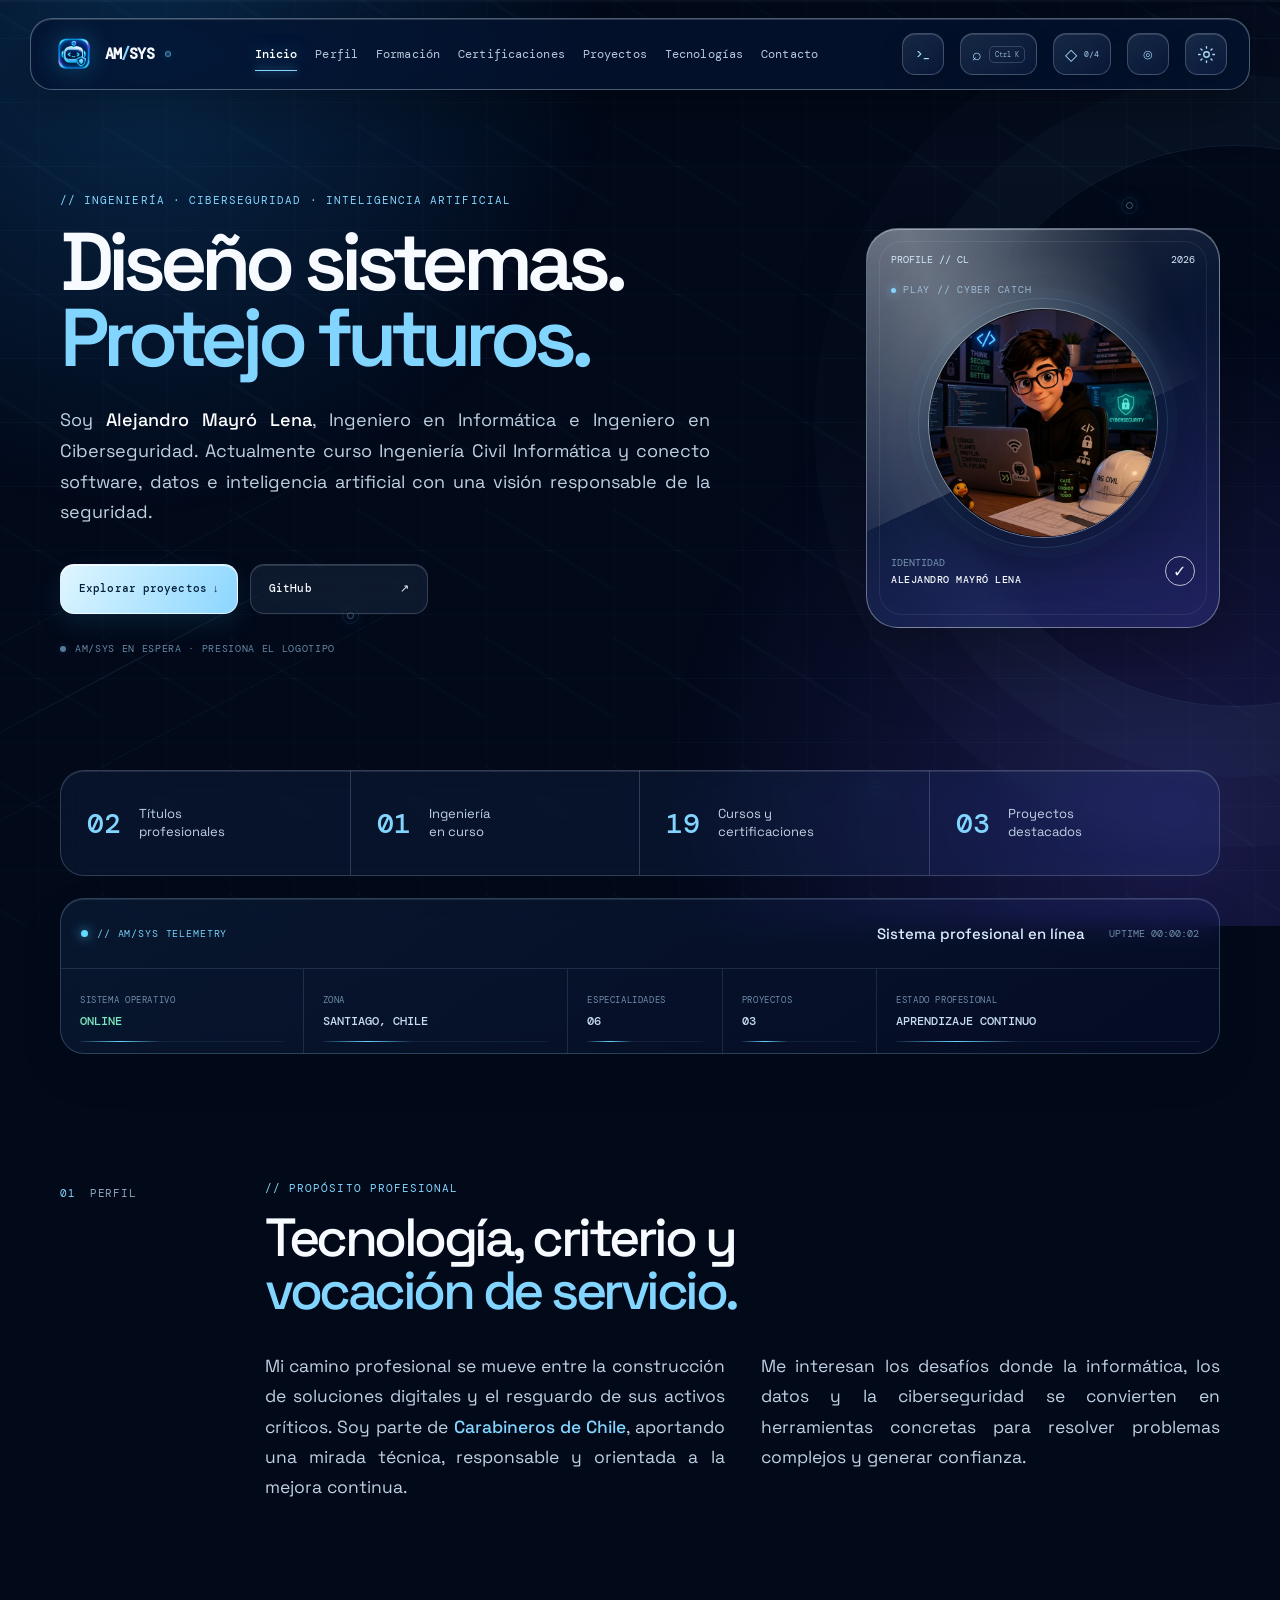
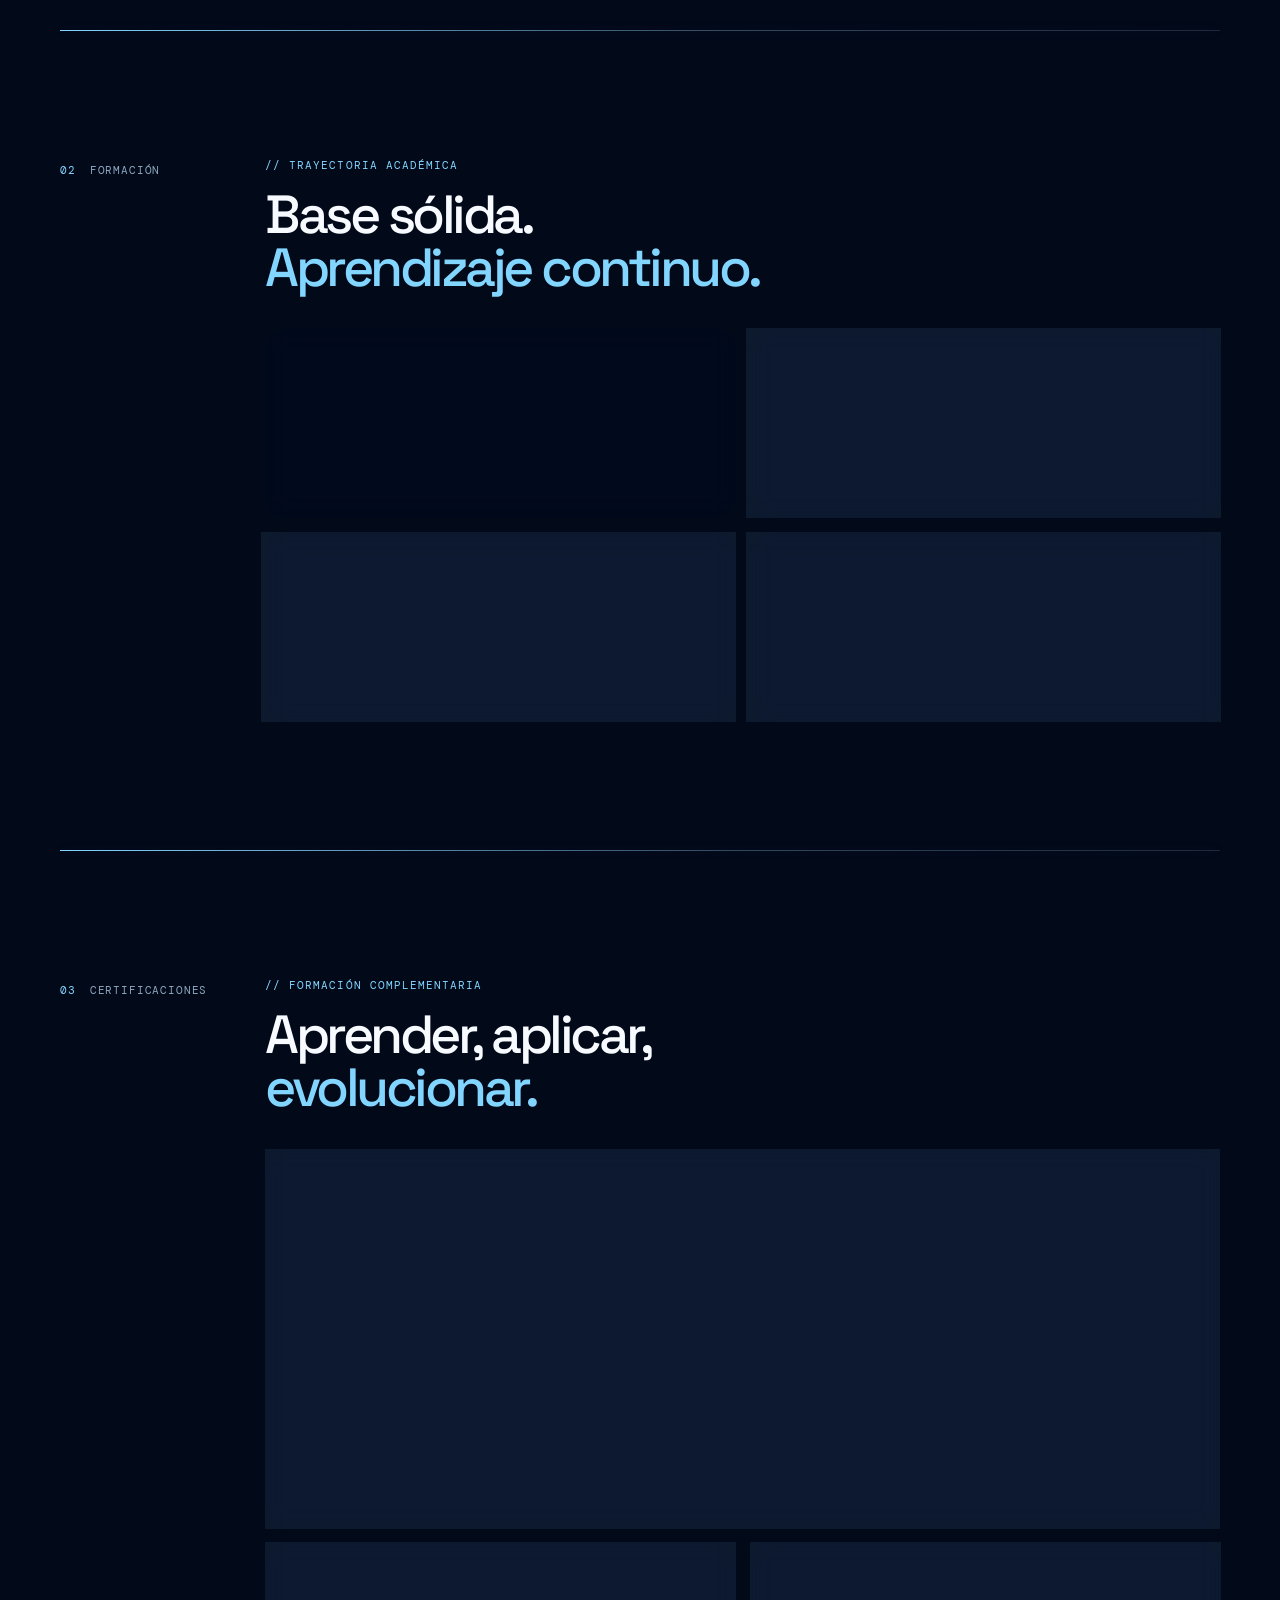
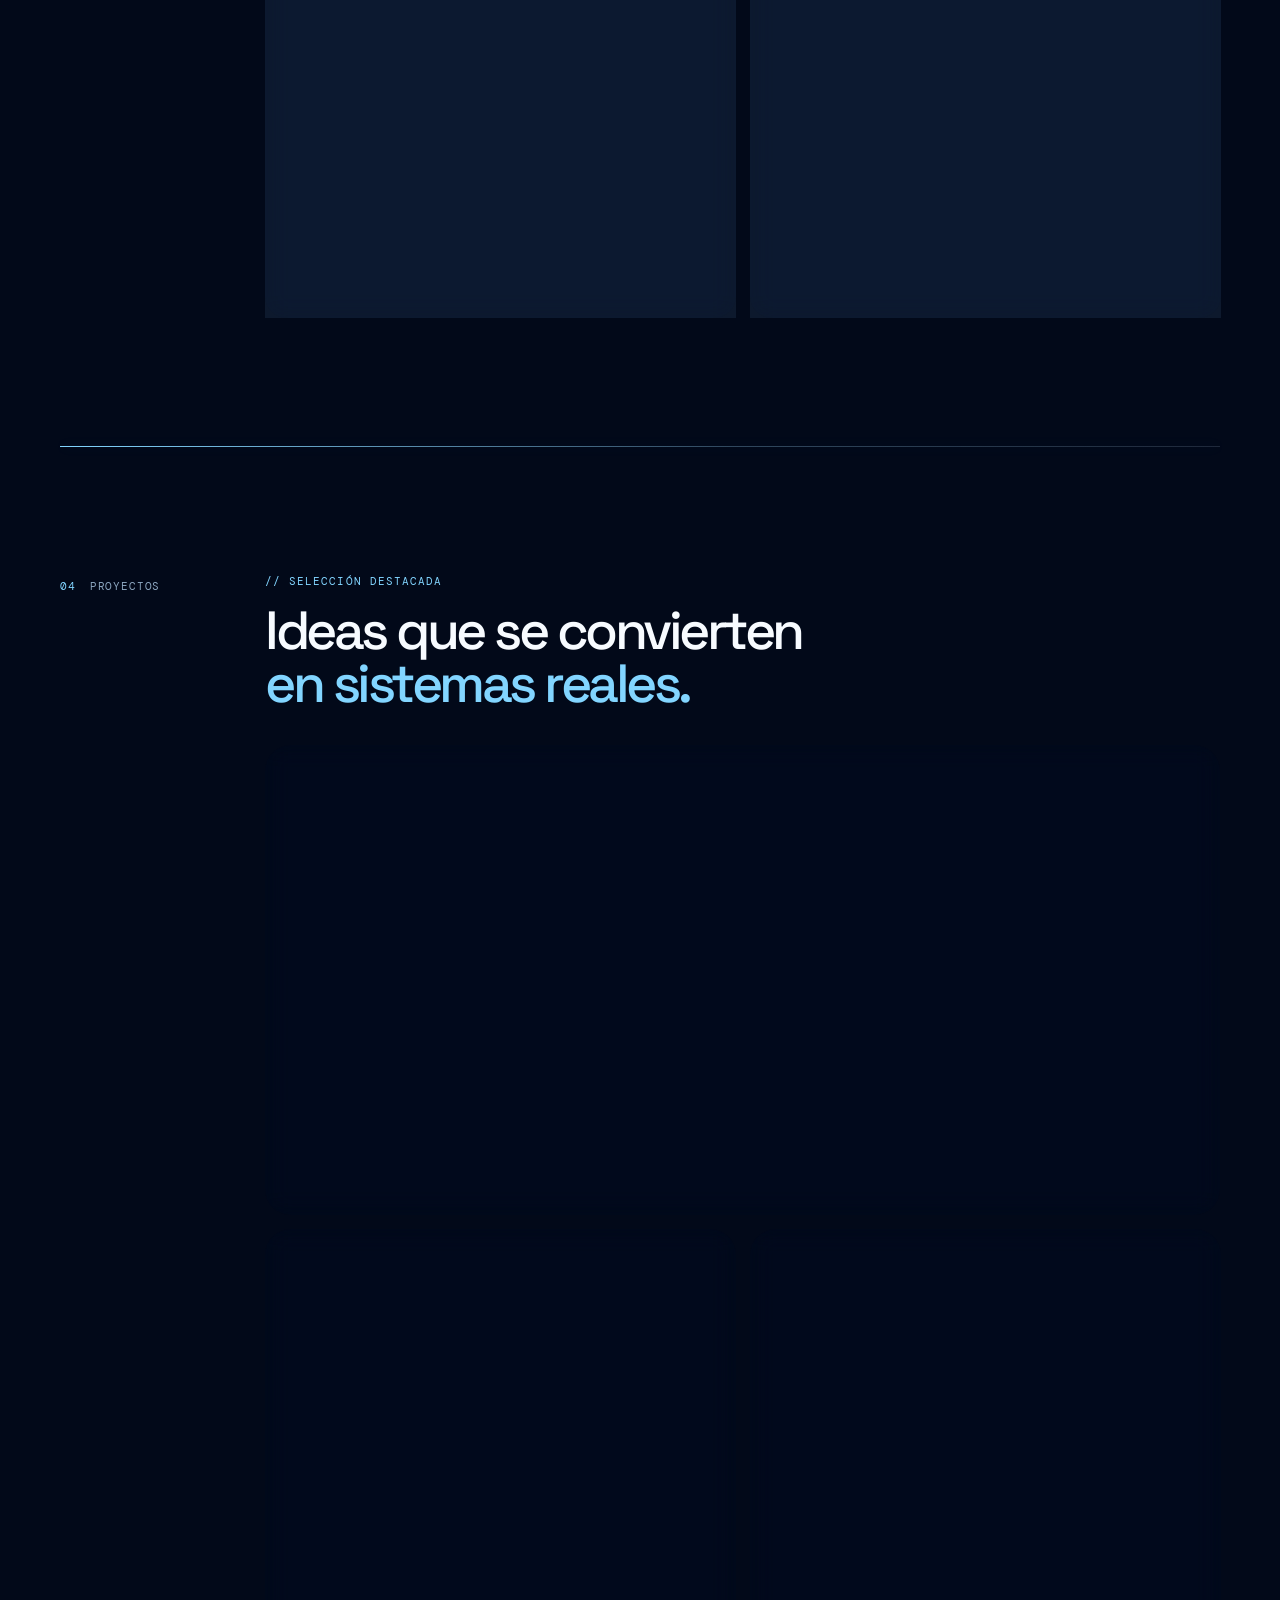
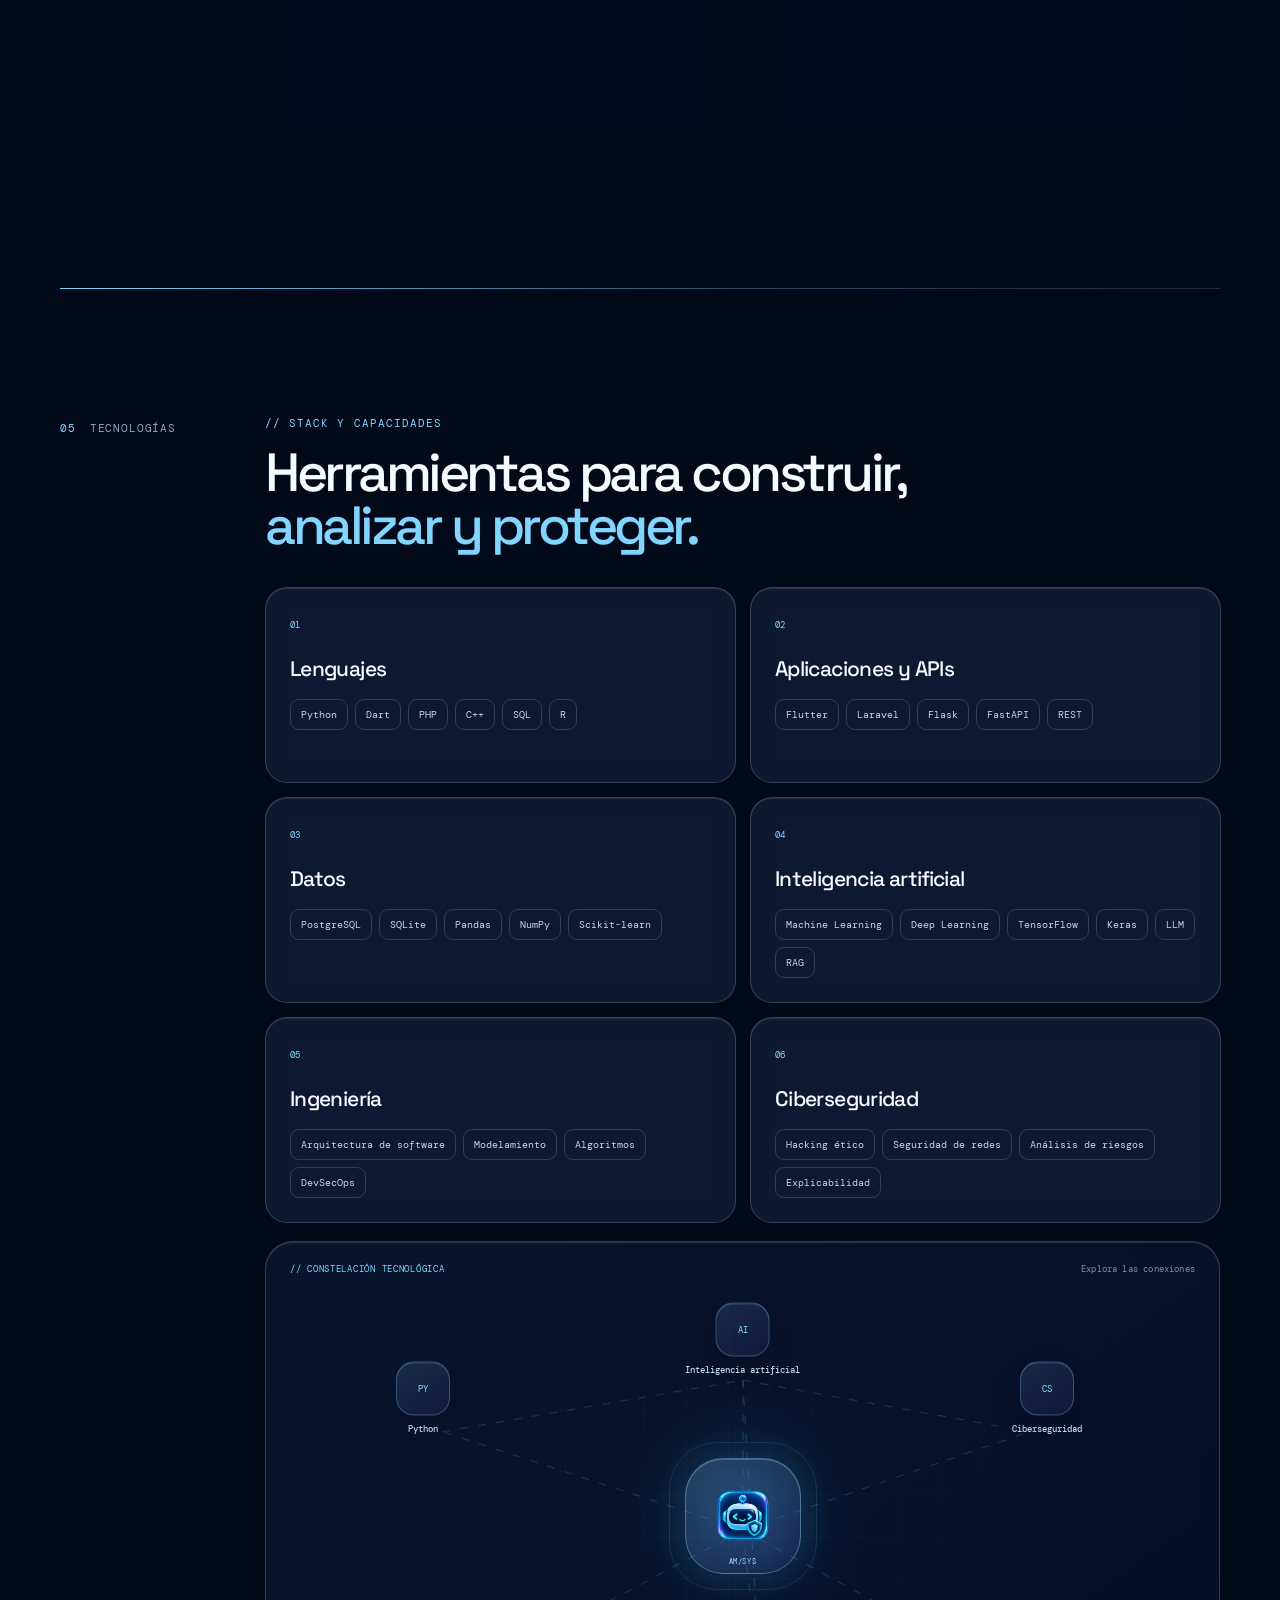
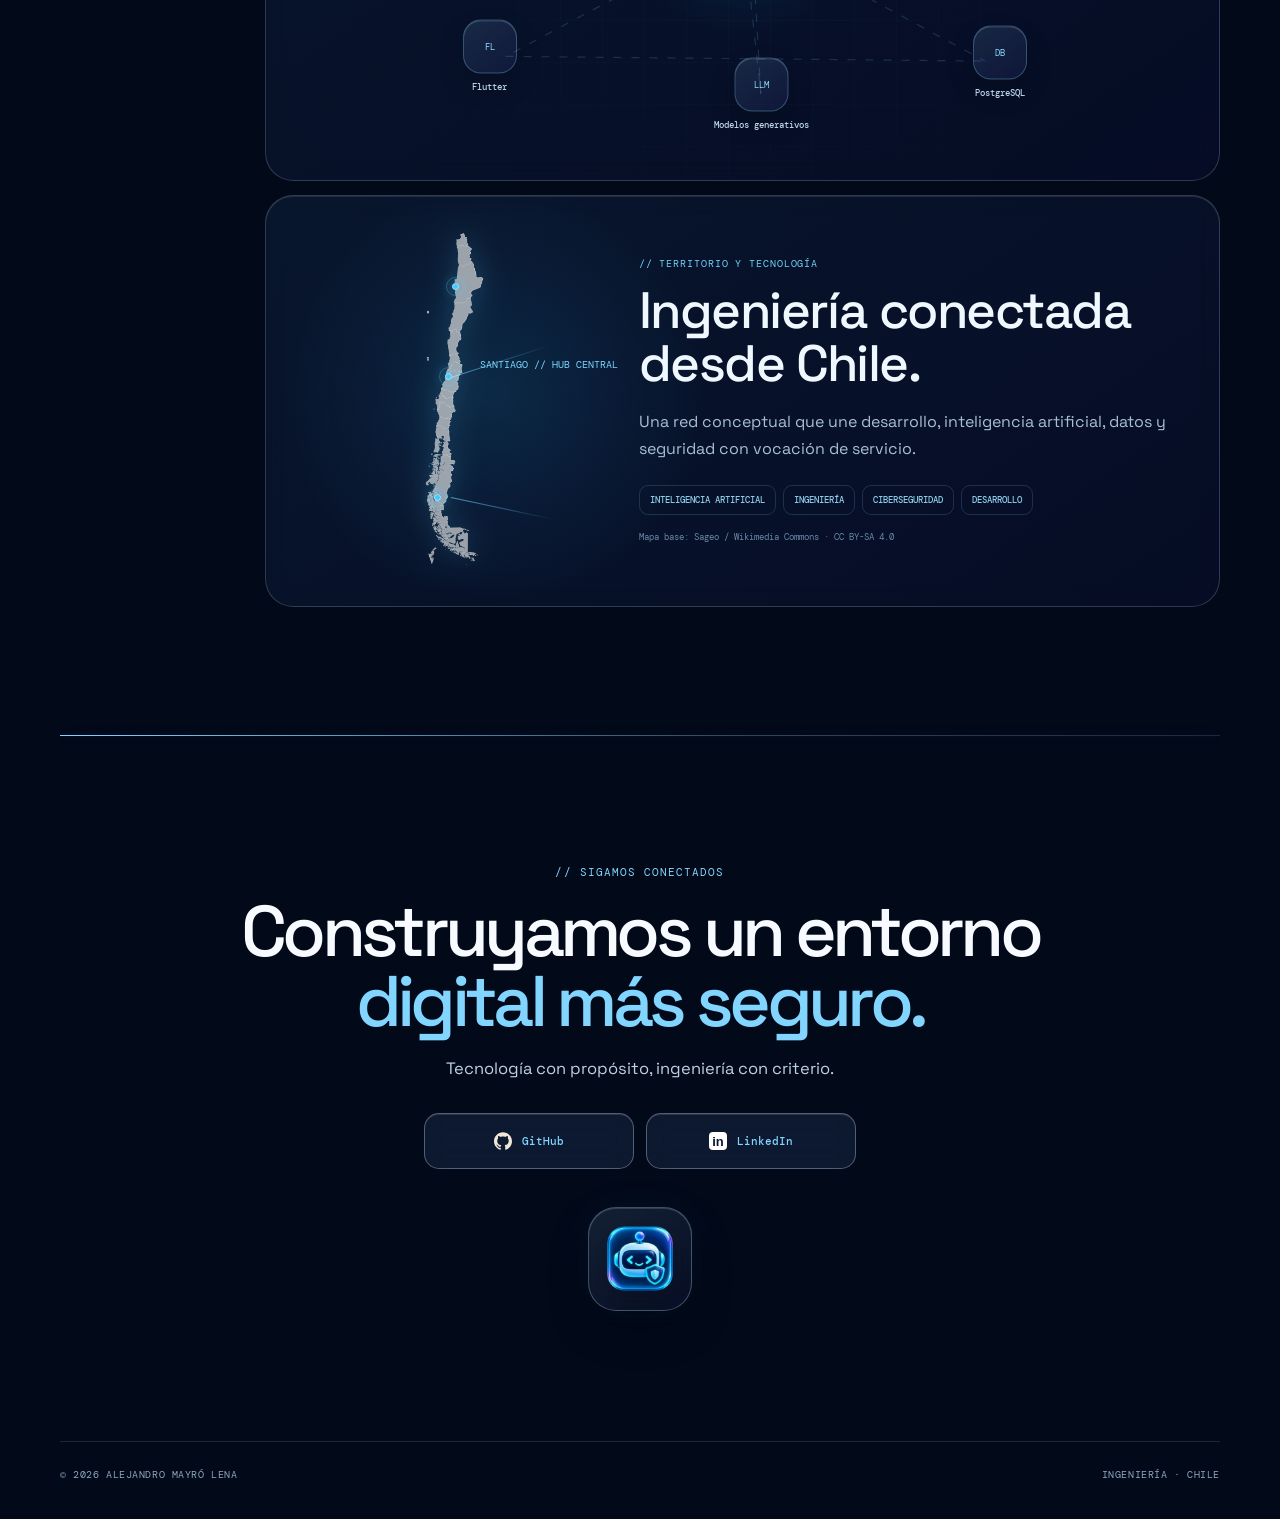
<file: index.html>
<!doctype html>
<html lang="es">
  <head>
    <meta charset="utf-8" />
    <meta name="viewport" content="width=device-width, initial-scale=1" />
    <meta name="theme-color" content="#020b1e" />
    <meta name="color-scheme" content="dark light" />
    <meta name="description" content="Portafolio profesional de Alejandro Mayró Lena: ingeniería informática, ciberseguridad, inteligencia artificial y desarrollo de software." />
    <meta property="og:type" content="website" />
    <meta property="og:title" content="Alejandro Mayró Lena | Ingeniería, IA y Ciberseguridad" />
    <meta property="og:description" content="Ingeniería informática, ciberseguridad, inteligencia artificial y desarrollo de software con propósito." />
    <meta property="og:url" content="https://alejandrodart.github.io/" />
    <meta property="og:image" content="https://alejandrodart.github.io/og.jpg" />
    <meta property="og:image:type" content="image/jpeg" />
    <meta property="og:image:width" content="1200" />
    <meta property="og:image:height" content="630" />
    <meta name="twitter:card" content="summary_large_image" />
    <meta name="twitter:title" content="Alejandro Mayró Lena | Ingeniería, IA y Ciberseguridad" />
    <meta name="twitter:description" content="Ingeniería informática, ciberseguridad, inteligencia artificial y desarrollo de software con propósito." />
    <meta name="twitter:image" content="https://alejandrodart.github.io/og.jpg" />
    <title>Alejandro Mayró Lena | Ingeniería, IA y Ciberseguridad</title>
    <script>
      try {
        document.documentElement.dataset.theme = localStorage.getItem("am-theme") === "light" ? "light" : "dark";
        if (!localStorage.getItem("am-v5-release-boot-seen") && !window.matchMedia("(prefers-reduced-motion: reduce)").matches) {
          document.documentElement.classList.add("boot-pending");
        }
      } catch {
        document.documentElement.dataset.theme = "dark";
      }
    </script>
    <link rel="icon" type="image/png" href="assets/am-cyberbot-logo-web.png" />
    <link rel="apple-touch-icon" href="assets/am-cyberbot-logo-web.png" />
    <link rel="preload" href="assets/alejandro-avatar-web.webp" as="image" type="image/webp" fetchpriority="high" />
    <link rel="preconnect" href="https://fonts.googleapis.com" />
    <link rel="preconnect" href="https://fonts.gstatic.com" crossorigin />
    <link href="https://fonts.googleapis.com/css2?family=DM+Mono:wght@400;500&family=Space+Grotesk:wght@400;500;600;700&display=swap" rel="stylesheet" />
    <link rel="stylesheet" href="styles.css?v=5.6.0" />
  </head>
  <body>
    <div class="boot-screen" id="boot-screen" aria-hidden="true">
      <div class="boot-core">
        <div class="boot-logo"><img src="assets/am-cyberbot-logo-web.webp" alt="" width="84" height="84" decoding="async" /></div>
        <p>// AM/SYS · INGENIERÍA DIGITAL</p>
        <strong>Inicializando sistema</strong>
        <div class="boot-progress"><span></span></div>
        <small id="boot-status">Verificando arquitectura...</small>
      </div>
    </div>

    <div class="scroll-progress" aria-hidden="true"><span id="scroll-progress-fill"></span></div>
    <div class="engineering-bg" aria-hidden="true">
      <div class="data-rain" id="data-rain"></div>
      <i></i><i></i><i></i><i></i>
    </div>
    <div class="holo-blueprint" id="holo-blueprint" aria-hidden="true">
      <span style="--hx:9%;--hy:22%">∇ · F(x) = Σ wᵢxᵢ</span>
      <span style="--hx:69%;--hy:16%">SECURE // 256</span>
      <span style="--hx:15%;--hy:72%">λ → MODEL</span>
      <span style="--hx:74%;--hy:77%">{ DATA : TRUST }</span>
      <span style="--hx:47%;--hy:46%">01001101 · AI</span>
    </div>
    <div class="tech-cursor" id="tech-cursor" aria-hidden="true"><i></i></div>
    <div class="system-toast" id="system-toast" role="status" aria-live="polite"></div>

    <header class="topbar">
      <button class="brand" id="system-toggle" type="button" aria-pressed="false" aria-label="Activar modo Sistema Activo" title="Activar modo Sistema Activo"><img src="assets/am-cyberbot-logo-web.webp" alt="" width="42" height="42" decoding="async" /><span class="brand-word">AM<span>/</span>SYS</span><i class="brand-status" aria-hidden="true"></i></button>
      <nav id="main-navigation" aria-label="Navegación principal">
        <a href="#inicio">Inicio</a>
        <a href="#perfil">Perfil</a>
        <a href="#formacion">Formación</a>
        <a href="#certificaciones">Certificaciones</a>
        <a href="#proyectos">Proyectos</a>
        <a href="#tecnologias">Tecnologías</a>
        <a href="#contacto">Contacto</a>
      </nav>
      <button class="terminal-toggle" id="terminal-toggle" type="button" aria-haspopup="dialog" aria-controls="terminal-modal" aria-expanded="false" aria-keyshortcuts="`" aria-label="Abrir terminal personal" title="Abrir terminal personal">&gt;_</button>
      <button class="command-toggle" id="command-toggle" type="button" aria-haspopup="dialog" aria-controls="command-palette" aria-expanded="false" aria-keyshortcuts="Control+K Meta+K" aria-label="Abrir paleta de comandos" title="Buscar y ejecutar comandos"><span aria-hidden="true">⌕</span><kbd>Ctrl K</kbd></button>
      <button class="achievement-toggle" id="achievement-toggle" type="button" aria-haspopup="dialog" aria-controls="achievement-modal" aria-expanded="false" aria-label="Ver insignias obtenidas" title="Insignias AM/SYS"><span aria-hidden="true">◇</span><b id="achievement-count">0/5</b></button>
      <button class="cursor-toggle" id="cursor-toggle" type="button" aria-pressed="true" aria-label="Desactivar cursor tecnológico" title="Desactivar cursor tecnológico">◎</button>
      <button class="theme-toggle" id="theme-toggle" type="button" aria-label="Activar tema claro" title="Activar tema claro">
        <svg class="theme-icon theme-icon-sun" viewBox="0 0 24 24" aria-hidden="true"><circle cx="12" cy="12" r="3.5"></circle><path d="M12 2v2M12 20v2M4.93 4.93l1.42 1.42M17.65 17.65l1.42 1.42M2 12h2M20 12h2M4.93 19.07l1.42-1.42M17.65 6.35l1.42-1.42"></path></svg>
        <svg class="theme-icon theme-icon-moon" viewBox="0 0 24 24" aria-hidden="true"><path d="M20.4 15.1A8.4 8.4 0 0 1 8.9 3.6 8.8 8.8 0 1 0 20.4 15.1Z"></path></svg>
      </button>
      <button class="mobile-menu-toggle" id="mobile-menu-toggle" type="button" aria-controls="main-navigation" aria-expanded="false" aria-label="Abrir menú de navegación">
        <span></span><span></span><span></span>
      </button>
    </header>

    <main id="inicio">
      <section class="hero" aria-labelledby="titulo-principal">
        <div class="hero-copy">
          <p class="eyebrow">// INGENIERÍA · CIBERSEGURIDAD · INTELIGENCIA ARTIFICIAL</p>
          <h1 id="titulo-principal">Diseño sistemas.<br /><em>Protejo futuros.</em></h1>
          <p class="intro">Soy <strong>Alejandro Mayró Lena</strong>, Ingeniero en Informática e Ingeniero en Ciberseguridad. Actualmente curso Ingeniería Civil Informática y conecto software, datos e inteligencia artificial con una visión responsable de la seguridad.</p>
          <div class="cta-row">
            <a class="button primary" href="#proyectos">Explorar proyectos <span>↓</span></a>
            <a class="button secondary" href="https://github.com/AlejandroDart" target="_blank" rel="noreferrer">GitHub <span>↗</span></a>
          </div>
          <div class="hero-system-readout" aria-live="polite"><i></i><span>AM/SYS EN ESPERA · PRESIONA EL LOGOTIPO</span></div>
        </div>

        <div class="identity-card" id="game-trigger" role="button" tabindex="0" aria-haspopup="dialog" aria-expanded="false" aria-label="Iniciar Cyber Catch desde la tarjeta profesional">
          <div class="card-meta"><span>PROFILE // CL</span><span>2026</span></div>
          <div class="portrait-frame">
            <picture>
              <source srcset="assets/alejandro-avatar-web.webp" type="image/webp" />
              <img src="assets/alejandro-avatar-web.png" alt="Retrato ilustrado de Alejandro Mayró Lena" width="230" height="230" fetchpriority="high" decoding="async" />
            </picture>
            <span class="portrait-ring" aria-hidden="true"></span>
          </div>
          <div class="card-data">
            <div><small>IDENTIDAD</small><strong>ALEJANDRO MAYRÓ LENA</strong></div>
            <span class="verified">✓</span>
          </div>
          <span class="game-hint">PLAY // CYBER CATCH</span>
          <div class="reflection" aria-hidden="true"></div>
        </div>
      </section>

      <section class="metrics" aria-label="Resumen profesional">
        <article><strong>02</strong><span>Títulos<br />profesionales</span></article>
        <article><strong>01</strong><span>Ingeniería<br />en curso</span></article>
        <article><strong>19</strong><span>Cursos y<br />certificaciones</span></article>
        <article><strong>03</strong><span>Proyectos<br />destacados</span></article>
      </section>

      <section class="telemetry-panel" aria-labelledby="telemetry-title">
        <header class="telemetry-head">
          <div><span class="telemetry-pulse" aria-hidden="true"></span><p>// AM/SYS TELEMETRY</p></div>
          <strong id="telemetry-title">Sistema profesional en línea</strong>
          <small id="telemetry-uptime">UPTIME 00:00:00</small>
        </header>
        <div class="telemetry-grid">
          <article><span>SISTEMA OPERATIVO</span><strong class="telemetry-online">ONLINE</strong><i aria-hidden="true"></i></article>
          <article><span>ZONA</span><strong>SANTIAGO, CHILE</strong><i aria-hidden="true"></i></article>
          <article><span>ESPECIALIDADES</span><strong>06</strong><i aria-hidden="true"></i></article>
          <article><span>PROYECTOS</span><strong>03</strong><i aria-hidden="true"></i></article>
          <article><span>ESTADO PROFESIONAL</span><strong>APRENDIZAJE CONTINUO</strong><i aria-hidden="true"></i></article>
        </div>
      </section>

      <section id="perfil" class="section-grid profile" aria-labelledby="perfil-titulo">
        <div class="section-label"><span>01</span><p>PERFIL</p></div>
        <div class="section-content">
          <p class="eyebrow">// PROPÓSITO PROFESIONAL</p>
          <h2 id="perfil-titulo">Tecnología, criterio y<br /><em>vocación de servicio.</em></h2>
          <div class="prose-grid">
            <p>Mi camino profesional se mueve entre la construcción de soluciones digitales y el resguardo de sus activos críticos. Soy parte de <strong>Carabineros de Chile</strong>, aportando una mirada técnica, responsable y orientada a la mejora continua.</p>
            <p>Me interesan los desafíos donde la informática, los datos y la ciberseguridad se convierten en herramientas concretas para resolver problemas complejos y generar confianza.</p>
          </div>
        </div>
      </section>

      <section id="formacion" class="section-grid education" aria-labelledby="formacion-titulo">
        <div class="section-label"><span>02</span><p>FORMACIÓN</p></div>
        <div class="section-content">
          <p class="eyebrow">// TRAYECTORIA ACADÉMICA</p>
          <h2 id="formacion-titulo">Base sólida.<br /><em>Aprendizaje continuo.</em></h2>
          <div class="timeline">
            <article class="timeline-card current">
              <span class="node"></span><p class="timeline-kicker">EN CURSO · 2025—2026</p>
              <h3>Ingeniería Civil Informática</h3>
              <p>Especialización progresiva en ciencia de datos, inteligencia artificial, modelamiento y tecnologías del software.</p>
            </article>
            <article class="timeline-card">
              <span class="node"></span><p class="timeline-kicker">LICENCIADO · 2025—2026 · NOTA 6.8</p>
              <h3>Licenciatura en Ciencias de la Ingeniería</h3>
              <p>Ciencias básicas y fundamentos de ingeniería aplicados al análisis, modelamiento y resolución de problemas complejos.</p>
            </article>
            <article class="timeline-card">
              <span class="node"></span><p class="timeline-kicker">TITULADO · 2023—2025 · NOTA 6.8</p>
              <h3>Ingeniería en Ciberseguridad</h3>
              <p>Licenciado en Ingeniería. Título obtenido con máxima distinción académica <em>Summa Cum Laude</em> y reconocimiento a la excelencia académica.</p>
            </article>
            <article class="timeline-card">
              <span class="node"></span><p class="timeline-kicker">TITULADO · 2018—2022 · NOTA 6.3</p>
              <h3>Ingeniería en Informática</h3>
              <p>Licenciado en Informática. Formación previa como Analista Programador y título profesional con distinción; 2.º lugar entre 25 egresados.</p>
            </article>
          </div>
        </div>
      </section>

      <section id="certificaciones" class="section-grid certifications" aria-labelledby="certificaciones-titulo">
        <div class="section-label"><span>03</span><p>CERTIFICACIONES</p></div>
        <div class="section-content">
          <p class="eyebrow">// FORMACIÓN COMPLEMENTARIA</p>
          <h2 id="certificaciones-titulo">Aprender, aplicar,<br /><em>evolucionar.</em></h2>
          <div class="cert-groups">
            <article class="cert-year">
              <div><strong>2026</strong><span>12 credenciales</span></div>
              <ul>
                <li>Data Classification and Summarization Using IBM Granite</li><li>Generative AI Essentials: Using LLMs to Work with Data</li><li>Code Generation and Optimization Using IBM Granite</li><li>Generative AI in Action</li><li>Artificial Intelligence Fundamentals</li><li>Getting Started with Artificial Intelligence</li><li>Fundamentals of Sustainability and Technology</li><li>Working in a Digital World: Professional Skills</li><li>Agile Explorer</li><li>Career Management Essentials</li><li>Digital Mindset</li><li>Explore Emerging Tech</li>
              </ul>
            </article>
            <article class="cert-year">
              <div><strong>2025</strong><span>3 credenciales</span></div>
              <ul><li>Técnicas de Machine Learning · Nota 6.9</li><li>Diplomado en Ciberseguridad: Critical Infrastructure Protection · Nota 7.0</li><li>Fundamentos en Seguridad en Redes V.5</li></ul>
            </article>
            <article class="cert-year compact">
              <div><strong>2018—2024</strong><span>4 credenciales</span></div>
              <ul><li>IBM Artificial Intelligence Practitioner Certificate</li><li>Digital Transformation Management</li><li>Arduino Certification</li><li>Certificación de Inglés — Upper Waystage</li></ul>
            </article>
          </div>
        </div>
      </section>

      <section id="proyectos" class="section-grid projects" aria-labelledby="proyectos-titulo">
        <div class="section-label"><span>04</span><p>PROYECTOS</p></div>
        <div class="section-content">
          <p class="eyebrow">// SELECCIÓN DESTACADA</p>
          <h2 id="proyectos-titulo">Ideas que se convierten<br /><em>en sistemas reales.</em></h2>
          <div class="project-grid">
            <article class="project-card featured" data-project="phishing">
              <div class="project-top"><span>01 · CIBERSEGURIDAD + IA</span><a class="project-repo" href="https://github.com/AlejandroDart/phishing-url-classifier" target="_blank" rel="noreferrer" aria-label="Abrir repositorio de LinkShield AI">REPO ↗</a></div>
              <div class="project-body">
                <div><p class="project-name">LinkShield AI</p><h3>Clasificación explicable de URLs maliciosas.</h3></div>
                <p>Aplicación Flutter y API Flask con 14 modelos, ensamble híbrido, explicabilidad y asistencia multiagente con RAG. Su modelo recomendado alcanza un F1-score de 95,00 %.</p>
              </div>
              <div class="project-preview" aria-hidden="true">
                <div class="architecture-flow"><span>FLUTTER</span><b>→</b><span>FLASK API</span><b>→</b><span>ENSEMBLE ML</span><b>→</b><span>RAG</span></div>
                <div class="preview-metrics"><span><strong>95,00 %</strong> F1-SCORE</span><span><strong>14</strong> MODELOS</span><span><strong>4 CAPAS</strong> ARQUITECTURA</span></div>
              </div>
              <button class="lab-launch" type="button" data-lab="phishing"><span>LAB // 01</span>Analizar una URL <b>→</b></button>
              <div class="project-tags"><span>Flutter</span><span>Python</span><span>Flask</span><span>Machine Learning</span><span>PostgreSQL</span><span>RAG</span></div>
            </article>
            <article class="project-card" data-project="news">
              <div class="project-top"><span>02 · IA APLICADA</span><a class="project-repo" href="https://github.com/AlejandroDart/fake-news-system" target="_blank" rel="noreferrer" aria-label="Abrir repositorio de Fake News System">REPO ↗</a></div>
              <p class="project-name">Fake News System</p>
              <h3>Detección inteligente de noticias falsas.</h3>
              <p>Sistema full stack con Laravel, API Flask, PostgreSQL y un modelo BiLSTM para clasificación y trazabilidad de resultados.</p>
              <div class="project-preview" aria-hidden="true">
                <div class="architecture-flow"><span>LARAVEL</span><b>→</b><span>FLASK</span><b>→</b><span>BiLSTM</span></div>
                <div class="preview-metrics"><span><strong>NLP</strong> MOTOR</span><span><strong>SQL</strong> TRAZABILIDAD</span></div>
              </div>
              <button class="lab-launch" type="button" data-lab="news"><span>LAB // 02</span>Clasificar una noticia <b>→</b></button>
              <div class="project-tags"><span>Laravel</span><span>Python</span><span>BiLSTM</span><span>PostgreSQL</span></div>
            </article>
            <article class="project-card" data-project="food">
              <div class="project-top"><span>03 · MOBILE</span><a class="project-repo" href="https://github.com/AlejandroDart/FoodPlease" target="_blank" rel="noreferrer" aria-label="Abrir repositorio de FoodPlease">REPO ↗</a></div>
              <p class="project-name">Cybernetic FoodPlease</p>
              <h3>Gestión móvil de pedidos para restaurantes.</h3>
              <p>Proyecto académico colaborativo en Flutter con QR, pedidos en tiempo real, control por mesero y API propia en Python.</p>
              <div class="project-preview" aria-hidden="true">
                <div class="architecture-flow"><span>FLUTTER</span><b>→</b><span>QR</span><b>→</b><span>PYTHON API</span></div>
                <div class="preview-metrics"><span><strong>REAL TIME</strong> PEDIDOS</span><span><strong>MOBILE</strong> EXPERIENCIA</span></div>
              </div>
              <button class="lab-launch" type="button" data-lab="food"><span>LAB // 03</span>Simular un pedido <b>→</b></button>
              <div class="project-tags"><span>Flutter</span><span>Dart</span><span>Python</span><span>SQLite</span></div>
            </article>
          </div>
        </div>
      </section>

      <section id="tecnologias" class="section-grid technologies" aria-labelledby="tecnologias-titulo">
        <div class="section-label"><span>05</span><p>TECNOLOGÍAS</p></div>
        <div class="section-content">
          <p class="eyebrow">// STACK Y CAPACIDADES</p>
          <h2 id="tecnologias-titulo">Herramientas para construir,<br /><em>analizar y proteger.</em></h2>
          <div class="tech-grid">
            <article><span class="tech-number">01</span><h3>Lenguajes</h3><div><span>Python</span><span>Dart</span><span>PHP</span><span>C++</span><span>SQL</span><span>R</span></div></article>
            <article><span class="tech-number">02</span><h3>Aplicaciones y APIs</h3><div><span>Flutter</span><span>Laravel</span><span>Flask</span><span>FastAPI</span><span>REST</span></div></article>
            <article><span class="tech-number">03</span><h3>Datos</h3><div><span>PostgreSQL</span><span>SQLite</span><span>Pandas</span><span>NumPy</span><span>Scikit-learn</span></div></article>
            <article><span class="tech-number">04</span><h3>Inteligencia artificial</h3><div><span>Machine Learning</span><span>Deep Learning</span><span>TensorFlow</span><span>Keras</span><span>LLM</span><span>RAG</span></div></article>
            <article><span class="tech-number">05</span><h3>Ingeniería</h3><div><span>Arquitectura de software</span><span>Modelamiento</span><span>Algoritmos</span><span>DevSecOps</span></div></article>
            <article><span class="tech-number">06</span><h3>Ciberseguridad</h3><div><span>Hacking ético</span><span>Seguridad de redes</span><span>Análisis de riesgos</span><span>Explicabilidad</span></div></article>
          </div>
          <div class="tech-map" id="tech-map" aria-label="Mapa interactivo de conexiones tecnológicas">
            <div class="tech-map-head"><span>// CONSTELACIÓN TECNOLÓGICA</span><small>Explora las conexiones</small></div>
            <svg class="tech-edges" viewBox="0 0 1000 500" preserveAspectRatio="none" aria-hidden="true">
              <line class="edge python ia" x1="500" y1="250" x2="165" y2="145" />
              <line class="edge flutter" x1="500" y1="250" x2="235" y2="385" />
              <line class="edge ia llm" x1="500" y1="250" x2="500" y2="90" />
              <line class="edge cyber ia" x1="500" y1="250" x2="820" y2="145" />
              <line class="edge postgres flutter" x1="500" y1="250" x2="770" y2="390" />
              <line class="edge llm" x1="500" y1="250" x2="520" y2="425" />
              <line class="edge python ia llm" x1="165" y1="145" x2="500" y2="90" />
              <line class="edge flutter postgres" x1="235" y1="385" x2="770" y2="390" />
              <line class="edge ia cyber" x1="500" y1="90" x2="820" y2="145" />
              <line class="edge ia llm" x1="500" y1="90" x2="520" y2="425" />
            </svg>
            <button class="tech-node node-python" type="button" data-tech="python"><span>PY</span><strong>Python</strong></button>
            <button class="tech-node node-flutter" type="button" data-tech="flutter"><span>FL</span><strong>Flutter</strong></button>
            <button class="tech-node node-ia" type="button" data-tech="ia"><span>AI</span><strong>Inteligencia artificial</strong></button>
            <button class="tech-node node-cyber" type="button" data-tech="cyber"><span>CS</span><strong>Ciberseguridad</strong></button>
            <button class="tech-node node-postgres" type="button" data-tech="postgres"><span>DB</span><strong>PostgreSQL</strong></button>
            <button class="tech-node node-llm" type="button" data-tech="llm"><span>LLM</span><strong>Modelos generativos</strong></button>
            <div class="tech-core" aria-hidden="true"><img src="assets/am-cyberbot-logo-web.webp" alt="" width="68" height="68" loading="lazy" decoding="async" /><span>AM/SYS</span></div>
          </div>
          <div class="chile-network" aria-label="Mapa tecnológico de Chile con centro en Santiago">
            <div class="chile-visual" aria-hidden="true">
              <picture>
                <source srcset="assets/chile-map-sageo-cc-by-sa.webp" type="image/webp" />
                <img class="chile-land" src="assets/chile-map-sageo-cc-by-sa.png" alt="" width="240" height="1200" loading="lazy" decoding="async" />
              </picture>
              <i class="chile-node chile-node-north"></i>
              <i class="chile-node chile-node-santiago"></i>
              <i class="chile-node chile-node-south"></i>
              <span class="chile-city">SANTIAGO // HUB CENTRAL</span>
            </div>
            <div class="chile-copy">
              <p>// TERRITORIO Y TECNOLOGÍA</p>
              <h3>Ingeniería conectada<br />desde Chile.</h3>
              <span>Una red conceptual que une desarrollo, inteligencia artificial, datos y seguridad con vocación de servicio.</span>
              <div class="chile-signals"><b>INTELIGENCIA ARTIFICIAL</b><b>INGENIERÍA</b><b>CIBERSEGURIDAD</b><b>DESARROLLO</b></div>
              <a class="map-credit" href="https://commons.wikimedia.org/wiki/File:Chile_blank_map.svg" target="_blank" rel="noreferrer">Mapa base: Sageo / Wikimedia Commons · CC BY-SA 4.0</a>
            </div>
          </div>
        </div>
      </section>

      <section id="contacto" class="contact" aria-labelledby="contacto-titulo">
        <p class="eyebrow">// SIGAMOS CONECTADOS</p>
        <h2 id="contacto-titulo">Construyamos un entorno<br /><em>digital más seguro.</em></h2>
        <p class="contact-copy">Tecnología con propósito, ingeniería con criterio.</p>
        <div class="contact-links">
          <a href="https://github.com/AlejandroDart" target="_blank" rel="noreferrer"><img class="github-icon" src="assets/github-mark.svg" alt="" width="18" height="18" loading="lazy" decoding="async" /><span>GitHub</span></a>
          <a href="https://www.linkedin.com/in/amayr%C3%B3/" target="_blank" rel="noreferrer"><span class="social-mark linkedin" aria-hidden="true">in</span><span>LinkedIn</span></a>
        </div>
        <div class="contact-brand" aria-label="Identidad visual AM Cyberbot">
          <img src="assets/am-cyberbot-logo-web.webp" alt="Logotipo AM Cyberbot" width="88" height="88" loading="lazy" decoding="async" />
        </div>
      </section>
    </main>

    <div class="game-overlay" id="game-overlay" role="dialog" aria-modal="true" aria-labelledby="game-title" aria-describedby="game-help" hidden>
      <section class="game-shell">
        <header class="game-header">
          <div>
            <p class="game-kicker">// EASTER EGG ACTIVADO</p>
            <h2 id="game-title">Cyber Catch <em>// CL</em></h2>
          </div>
          <button class="game-close" id="game-close" type="button" aria-label="Cerrar juego">×</button>
        </header>

        <div class="game-hud" aria-label="Marcador del juego">
          <div><span>ATRAPADOS</span><strong id="game-caught">00</strong></div>
          <div><span>PERDIDOS</span><strong id="game-missed">00</strong></div>
          <div><span>RESTANTES</span><strong id="game-remaining">24</strong></div>
          <div><span>PUNTOS</span><strong id="game-score">0000</strong></div>
        </div>
        <div class="game-progress" aria-hidden="true"><span id="game-progress-fill"></span></div>

        <div class="game-field" id="game-field">
          <p class="game-help" id="game-help">Atrapa las esferas antes de que lleguen al final.</p>
          <div class="game-result" id="game-result" hidden>
            <p>// SESIÓN COMPLETADA</p>
            <strong id="game-final-score">0000 PTS</strong>
            <span id="game-final-detail">0 de 24 objetivos atrapados</span>
            <button type="button" id="game-restart">Jugar nuevamente</button>
          </div>
        </div>
        <p class="sr-status" id="game-status" aria-live="polite"></p>
      </section>
    </div>

    <div class="lab-modal" id="project-lab" role="dialog" aria-modal="true" aria-labelledby="lab-title" hidden>
      <section class="lab-shell">
        <header class="lab-header">
          <div class="lab-brand"><i aria-hidden="true"></i><span>AM/SYS // PROJECT LAB</span><strong id="lab-title">Laboratorio interactivo</strong></div>
          <span class="lab-local">SIMULACIÓN LOCAL · SIN ENVÍO DE DATOS</span>
          <button class="lab-close" id="lab-close" type="button" aria-label="Cerrar laboratorio">×</button>
        </header>
        <nav class="lab-tabs" role="tablist" aria-label="Demostraciones de proyectos">
          <button type="button" role="tab" data-lab-tab="phishing" aria-controls="lab-panel-phishing" aria-selected="true"><span>01</span>Analizador URL</button>
          <button type="button" role="tab" data-lab-tab="news" aria-controls="lab-panel-news" aria-selected="false"><span>02</span>Clasificador</button>
          <button type="button" role="tab" data-lab-tab="food" aria-controls="lab-panel-food" aria-selected="false"><span>03</span>FoodPlease</button>
        </nav>
        <div class="lab-stage">
          <section class="lab-panel active" id="lab-panel-phishing" role="tabpanel" data-lab-panel="phishing" aria-labelledby="url-lab-title">
            <div class="lab-panel-copy"><p>// LINKSHIELD AI · DEMO</p><h3 id="url-lab-title">Analiza una URL sospechosa.</h3><span>Una simulación heurística explica señales de riesgo inspiradas en el proyecto real.</span></div>
            <form class="lab-form url-lab-form" id="url-lab-form">
              <label for="url-lab-input">URL PARA ANALIZAR</label>
              <div><input id="url-lab-input" type="text" inputmode="url" value="http://secure-account-verify.example/login" autocomplete="off" /><button type="submit">Analizar</button></div>
            </form>
            <div class="url-lab-result" id="url-lab-result" data-level="idle" aria-live="polite">
              <div class="risk-gauge"><strong id="url-risk-score">--</strong><span>RIESGO</span></div>
              <div><small>CLASIFICACIÓN SIMULADA</small><b id="url-risk-label">ESPERANDO ANÁLISIS</b><ul id="url-signal-list"><li>Ingresa una URL y ejecuta el análisis.</li></ul></div>
            </div>
          </section>

          <section class="lab-panel" id="lab-panel-news" role="tabpanel" data-lab-panel="news" aria-labelledby="news-lab-title" hidden>
            <div class="lab-panel-copy"><p>// FAKE NEWS SYSTEM · DEMO</p><h3 id="news-lab-title">Evalúa señales de una noticia.</h3><span>El prototipo inspecciona estilo, contexto y trazabilidad para producir una estimación didáctica.</span></div>
            <form class="lab-form news-lab-form" id="news-lab-form">
              <label for="news-lab-input">TEXTO DE LA NOTICIA</label>
              <textarea id="news-lab-input" rows="5">ÚLTIMA HORA: estudio secreto revela un descubrimiento increíble que nadie quiere que conozcas. Comparte antes de que lo eliminen.</textarea>
              <button type="submit">Clasificar contenido</button>
            </form>
            <div class="news-lab-result" aria-live="polite">
              <div><span>CONFIABILIDAD ESTIMADA</span><strong id="news-trust-value">--</strong><i><b id="news-trust-bar"></b></i></div>
              <div><span>RIESGO DE DESINFORMACIÓN</span><strong id="news-risk-value">--</strong><i><b id="news-risk-bar"></b></i></div>
              <p id="news-verdict">El sistema está listo para evaluar el texto.</p>
            </div>
          </section>

          <section class="lab-panel" id="lab-panel-food" role="tabpanel" data-lab-panel="food" aria-labelledby="food-lab-title" hidden>
            <div class="lab-panel-copy"><p>// FOODPLEASE · DEMO</p><h3 id="food-lab-title">Simula un pedido en tiempo real.</h3><span>Selecciona productos, revisa la comanda y observa el flujo operativo del restaurante.</span></div>
            <div class="food-lab-grid">
              <div class="food-menu" aria-label="Productos disponibles">
                <button type="button" data-food-name="Cyber Burger" data-food-price="7490"><span>🍔</span><b>Cyber Burger</b><small>$7.490</small></button>
                <button type="button" data-food-name="Quantum Pizza" data-food-price="8990"><span>🍕</span><b>Quantum Pizza</b><small>$8.990</small></button>
                <button type="button" data-food-name="Data Coffee" data-food-price="2990"><span>☕</span><b>Data Coffee</b><small>$2.990</small></button>
                <button type="button" data-food-name="Kernel Fries" data-food-price="3490"><span>🍟</span><b>Kernel Fries</b><small>$3.490</small></button>
              </div>
              <aside class="food-order">
                <div><span>COMANDA // MESA 07</span><strong id="food-order-count">00 ITEMS</strong></div>
                <ul id="food-cart"><li class="food-empty">Selecciona productos del menú.</li></ul>
                <p><span>TOTAL</span><strong id="food-total">$0</strong></p>
                <button id="food-send-order" type="button" disabled>Enviar pedido</button>
              </aside>
            </div>
            <ol class="food-status" id="food-status" aria-live="polite"><li data-step="received">RECIBIDO</li><li data-step="kitchen">EN COCINA</li><li data-step="ready">LISTO</li></ol>
          </section>
        </div>
      </section>
    </div>

    <div class="command-palette" id="command-palette" role="dialog" aria-modal="true" aria-labelledby="command-title" hidden>
      <section class="command-shell">
        <header><span aria-hidden="true">⌕</span><label id="command-title" for="command-input">Buscar en AM/SYS</label><kbd>ESC</kbd></header>
        <input id="command-input" type="search" autocomplete="off" placeholder="Escribe proyectos, formación o jugar..." />
        <div class="command-list" id="command-list" role="listbox" aria-label="Resultados de comandos">
          <button type="button" data-command-action="section:perfil" data-keywords="perfil presentación identidad"><span>01</span><b>Ir a Perfil</b><small>PROPÓSITO PROFESIONAL</small></button>
          <button type="button" data-command-action="section:formacion" data-keywords="formación educación títulos"><span>02</span><b>Ir a Formación</b><small>TRAYECTORIA ACADÉMICA</small></button>
          <button type="button" data-command-action="section:certificaciones" data-keywords="certificaciones cursos credenciales"><span>03</span><b>Ver Credenciales</b><small>19 CERTIFICACIONES</small></button>
          <button type="button" data-command-action="section:proyectos" data-keywords="proyectos github repositorios"><span>04</span><b>Ir a Proyectos</b><small>3 SISTEMAS DESTACADOS</small></button>
          <button type="button" data-command-action="lab:phishing" data-keywords="laboratorio url phishing demo"><span>LAB</span><b>Abrir Project Lab</b><small>DEMOSTRACIONES INTERACTIVAS</small></button>
          <button type="button" data-command-action="section:tecnologias" data-keywords="tecnologías stack mapa chile"><span>05</span><b>Explorar Tecnologías</b><small>STACK Y CONEXIONES</small></button>
          <button type="button" data-command-action="game" data-keywords="jugar juego cyber catch"><span>▶</span><b>Iniciar Cyber Catch</b><small>EASTER EGG</small></button>
          <button type="button" data-command-action="theme" data-keywords="tema claro oscuro cambiar"><span>◐</span><b>Cambiar tema</b><small>CLARO / OSCURO</small></button>
          <button type="button" data-command-action="terminal" data-keywords="terminal consola comandos"><span>&gt;_</span><b>Abrir Terminal</b><small>SECURE CONSOLE</small></button>
          <button type="button" data-command-action="achievements" data-keywords="insignias logros achievements"><span>◇</span><b>Ver Insignias</b><small>PROGRESO AM/SYS</small></button>
          <button type="button" data-love-entry data-command-action="anita" data-keywords="anita amor sorpresa propuesta" hidden><span>♡</span><b>Abrir Anita</b><small>PROTOCOLO ROMÁNTICO</small></button>
          <button type="button" data-command-action="section:contacto" data-keywords="contacto linkedin github"><span>06</span><b>Ir a Contacto</b><small>SIGAMOS CONECTADOS</small></button>
        </div>
        <footer><span>↑↓ NAVEGAR</span><span>ENTER EJECUTAR</span><span>CTRL K ABRIR</span></footer>
      </section>
    </div>

    <div class="achievement-modal" id="achievement-modal" role="dialog" aria-modal="true" aria-labelledby="achievement-title" hidden>
      <section class="achievement-shell">
        <header><div><span>// AM/SYS ACHIEVEMENTS</span><h2 id="achievement-title">Insignias del sistema</h2></div><button id="achievement-close" type="button" aria-label="Cerrar insignias">×</button></header>
        <div class="achievement-progress"><div><span id="achievement-progress-bar"></span></div><p><strong id="achievement-progress-count">0</strong> DE <span id="achievement-progress-total">4</span> DESBLOQUEADAS</p></div>
        <div class="achievement-grid">
          <article data-achievement="system"><span>◉</span><div><small>SISTEMA // 01</small><h3>Sistema activo</h3><p>Enciende el núcleo AM/SYS.</p></div><b>BLOQUEADA</b></article>
          <article data-achievement="terminal"><span>&gt;_</span><div><small>SISTEMA // 02</small><h3>Operador de consola</h3><p>Abre la terminal personal.</p></div><b>BLOQUEADA</b></article>
          <article data-achievement="game"><span>◎</span><div><small>SISTEMA // 03</small><h3>Cyber Catch</h3><p>Completa una sesión del juego.</p></div><b>BLOQUEADA</b></article>
          <article data-love-entry data-achievement="anita" hidden><span>♡</span><div><small>SISTEMA // 04</small><h3>Protocolo del corazón</h3><p>Encuentra la sorpresa de Anita.</p></div><b>BLOQUEADA</b></article>
          <article data-achievement="constellation"><span>✦</span><div><small>SISTEMA // 05</small><h3>Cartógrafo tecnológico</h3><p>Explora toda la constelación.</p></div><b>BLOQUEADA</b></article>
        </div>
      </section>
    </div>

    <div class="terminal-modal" id="terminal-modal" role="dialog" aria-modal="true" aria-labelledby="terminal-title" hidden>
      <section class="terminal-shell">
        <header class="terminal-header">
          <div class="terminal-lights" aria-hidden="true"><i></i><i></i><i></i></div>
          <div><span>AM/SYS // SECURE CONSOLE</span><strong id="terminal-title">Terminal personal</strong></div>
          <button class="terminal-close" id="terminal-close" type="button" aria-label="Cerrar terminal">×</button>
        </header>
        <div class="terminal-output" id="terminal-output" role="log" aria-live="polite" aria-label="Salida de la terminal">
          <p class="terminal-system">AM/SYS v5.0 conectado · Santiago, Chile</p>
          <p>Escribe <b>ayuda</b> o selecciona un comando rápido.</p>
        </div>
        <div class="terminal-quick" aria-label="Comandos rápidos">
          <button type="button" data-command="perfil">perfil</button>
          <button type="button" data-command="proyectos">proyectos</button>
          <button type="button" data-command="stack">stack</button>
          <button type="button" data-command="contacto">contacto</button>
          <button type="button" data-love-entry data-command="anita" hidden>anita</button>
        </div>
        <form class="terminal-form" id="terminal-form">
          <label for="terminal-input">alejandro@am-sys:~$</label>
          <input id="terminal-input" name="command" type="text" autocomplete="off" autocapitalize="none" spellcheck="false" aria-describedby="terminal-help" />
          <button type="submit">Ejecutar</button>
        </form>
        <small id="terminal-help">Comandos: ayuda · perfil · proyectos · stack · laboratorio · insignias · contacto · sistema · cursor · limpiar</small>
      </section>
    </div>

    <a class="back-top" href="#inicio" aria-label="Volver al inicio">↑</a>
    <footer><span>© 2026 ALEJANDRO MAYRÓ LENA <span id="local-surprise-slot" hidden></span></span><span>INGENIERÍA · CHILE</span></footer>
    <script src="script.js?v=5.7.2" defer></script>
  </body>
</html>
</file>
<file: styles.css>
:root {
  --bg:#020919;
  --bg-soft:#06152f;
  --glass:rgba(115,165,226,.10);
  --glass-strong:rgba(135,188,248,.16);
  --line:rgba(197,225,255,.20);
  --line-bright:rgba(211,235,255,.34);
  --text:#f7fbff;
  --muted:#b4c8df;
  --dim:#7794b2;
  --blue:#82d5ff;
  --blue-strong:#34b9ff;
  --violet:#a99dff;
  --radius:22px;
}

* { box-sizing:border-box; }
html { scroll-behavior:smooth; scroll-padding-top:110px; }
body { margin:0; min-width:320px; padding-top:102px; overflow-x:hidden; color:var(--text); background:var(--bg); font-family:"Space Grotesk",system-ui,sans-serif; }
a { color:inherit; text-decoration:none; }
p,h1,h2,h3 { margin-top:0; }

.engineering-bg { --ambient-x:0px; --ambient-y:0px; position:fixed; inset:-26px; z-index:0; pointer-events:none; overflow:hidden; transform:translate3d(var(--ambient-x),var(--ambient-y),0); background:radial-gradient(circle at 13% 8%,rgba(31,143,235,.23),transparent 32%),radial-gradient(circle at 90% 88%,rgba(113,85,246,.22),transparent 35%),linear-gradient(rgba(120,186,244,.032) 1px,transparent 1px),linear-gradient(90deg,rgba(120,186,244,.032) 1px,transparent 1px),linear-gradient(32deg,transparent 48.8%,rgba(127,199,255,.022) 49.5%,rgba(127,199,255,.022) 50.5%,transparent 51.2%); background-size:auto,auto,64px 64px,64px 64px,128px 128px; background-position:13% 8%,90% 88%,0 0,0 0,0 0; will-change:transform; }
.engineering-bg::before { content:""; position:absolute; width:560px; height:560px; right:-210px; top:18%; border:1px solid rgba(134,207,255,.10); border-radius:50%; box-shadow:0 0 0 70px rgba(134,207,255,.022),0 0 0 140px rgba(134,207,255,.018); animation:blueprint-orbit 28s ease-in-out infinite alternate; }
.engineering-bg::after { content:""; position:absolute; width:520px; height:1px; left:-95px; bottom:28%; transform:rotate(-28deg); opacity:.72; background:linear-gradient(90deg,transparent,rgba(126,206,255,.16),transparent); box-shadow:0 78px rgba(126,206,255,.055),0 -78px rgba(126,206,255,.055); animation:survey-scan 24s ease-in-out infinite alternate; }
.engineering-bg i { --float-x:16px; --float-y:-20px; position:absolute; width:7px; height:7px; border:1px solid rgba(150,217,255,.38); border-radius:50%; box-shadow:0 0 18px rgba(70,185,255,.38); will-change:transform,opacity; animation:node-float 12s ease-in-out infinite; }
.engineering-bg i::after { content:""; position:absolute; inset:-6px; border:1px solid rgba(137,210,255,.09); border-radius:50%; animation:node-pulse 4.8s ease-out infinite; }
.engineering-bg i:nth-child(1) { left:8%; top:31%; animation-delay:-2s; }.engineering-bg i:nth-child(2) { --float-x:-19px; --float-y:17px; left:28%; top:67%; animation-duration:15s; animation-delay:-7s; }.engineering-bg i:nth-child(3) { --float-x:-13px; --float-y:-15px; right:13%; top:24%; animation-duration:13.5s; animation-delay:-5s; }.engineering-bg i:nth-child(4) { --float-x:21px; --float-y:13px; right:32%; bottom:14%; animation-duration:17s; animation-delay:-10s; }
@keyframes blueprint-orbit { to { transform:translate3d(-54px,32px,0) rotate(3deg) scale(1.045); opacity:.78; } }
@keyframes survey-scan { to { transform:translate3d(92px,-28px,0) rotate(-28deg); opacity:.4; } }
@keyframes node-float { 50% { transform:translate3d(var(--float-x),var(--float-y),0); opacity:.54; } }
@keyframes node-pulse { 0% { transform:scale(.5); opacity:0; } 35% { opacity:.6; } 100% { transform:scale(2.4); opacity:0; } }
.data-rain { position:absolute; inset:0; z-index:0; overflow:hidden; pointer-events:none; opacity:.92; -webkit-mask-image:linear-gradient(to bottom,transparent 0,#000 8%,#000 88%,transparent 100%); mask-image:linear-gradient(to bottom,transparent 0,#000 8%,#000 88%,transparent 100%); }
.data-rain::before { content:""; position:absolute; z-index:-1; left:0; right:0; top:-22vh; height:22vh; opacity:.28; background:linear-gradient(to bottom,transparent,rgba(92,200,255,.18),transparent); filter:blur(18px); animation:data-scan 13s linear infinite; }
.data-rain span { position:absolute; left:var(--left); top:-14vh; min-width:34px; height:30px; display:grid; place-items:center; padding:0 8px; border:1px solid rgba(144,216,255,.24); border-radius:999px; background:linear-gradient(145deg,rgba(120,200,255,.11),rgba(113,91,229,.07)); box-shadow:inset 0 1px rgba(255,255,255,.1),0 0 22px rgba(56,181,255,.08); color:rgba(171,227,255,.84); font:500 9px "DM Mono",monospace; letter-spacing:.05em; text-shadow:0 0 12px rgba(89,203,255,.32); opacity:0; filter:blur(var(--blur)); will-change:transform,opacity; animation:data-rain-fall var(--duration) linear var(--delay) infinite; }
.data-rain span::after { content:""; position:absolute; left:50%; top:100%; width:1px; height:clamp(44px,9vh,96px); background:linear-gradient(to bottom,rgba(113,207,255,.2),transparent); }
@keyframes data-rain-fall { 0% { opacity:0; transform:translate3d(0,-12vh,0) scale(var(--scale)) rotate(-2deg); } 9% { opacity:var(--peak); } 82% { opacity:var(--peak); } 100% { opacity:0; transform:translate3d(var(--drift),126vh,0) scale(var(--scale)) rotate(3deg); } }
@keyframes data-scan { to { transform:translate3d(0,144vh,0); } }

@media (max-width:680px) {
  .data-rain { opacity:.72; }
  .data-rain span:nth-child(n+15) { display:none; }
}

.topbar { position:fixed; top:18px; left:50%; z-index:30; width:min(1220px,calc(100% - 32px)); height:66px; transform:translateX(-50%); display:flex; align-items:center; gap:28px; padding:0 20px; border:1px solid var(--line-bright); border-radius:20px; background:rgba(5,20,46,.68); box-shadow:0 18px 50px rgba(0,0,0,.28),inset 0 1px rgba(255,255,255,.15); backdrop-filter:blur(22px) saturate(140%); }
.brand { flex:0 0 auto; font:600 16px "DM Mono",monospace; letter-spacing:-.06em; }.brand span { color:var(--blue); }
nav { flex:1; display:flex; justify-content:center; gap:22px; white-space:nowrap; }nav a { position:relative; padding:8px 0; color:#a9bdd2; font:10px "DM Mono",monospace; transition:color .2s ease; }nav a::after { content:""; position:absolute; left:0; right:100%; bottom:1px; height:1px; background:var(--blue); transition:right .2s ease; }nav a:hover { color:#fff; }nav a:hover::after { right:0; }
.status { flex:0 0 auto; display:flex; align-items:center; gap:8px; color:var(--dim); font:10px "DM Mono",monospace; }.status i { width:7px; height:7px; border-radius:50%; background:var(--blue); box-shadow:0 0 13px var(--blue); }

main,footer { position:relative; z-index:2; }main { width:min(1160px,calc(100% - 48px)); margin:auto; }
.hero { min-height:660px; display:grid; grid-template-columns:minmax(0,1.35fr) minmax(320px,.65fr); align-items:center; gap:72px; padding:58px 0 82px; }
.eyebrow,.timeline-kicker { margin-bottom:17px; color:var(--blue); font:10px "DM Mono",monospace; letter-spacing:.1em; }
h1 { margin-bottom:29px; font-size:clamp(3.7rem,6.4vw,6.2rem); line-height:.93; letter-spacing:-.075em; font-weight:600; }h2 { margin-bottom:34px; font-size:clamp(2.45rem,4.2vw,4.5rem); line-height:.98; letter-spacing:-.065em; font-weight:500; }h3 { letter-spacing:-.03em; font-weight:500; }em { color:var(--blue); font-style:normal; }
.intro { max-width:650px; margin-bottom:0; color:var(--muted); font-size:18px; line-height:1.7; text-align:justify; text-justify:inter-word; }.intro strong { color:#fff; font-weight:500; }
.cta-row { display:flex; gap:12px; margin-top:36px; }.button { min-width:174px; display:flex; justify-content:space-between; align-items:center; padding:14px 17px; border:1px solid var(--line); border-radius:14px; background:var(--glass); box-shadow:inset 0 1px rgba(255,255,255,.12); font:10px "DM Mono",monospace; backdrop-filter:blur(16px); transition:transform .2s ease,background .2s ease; }.button.primary { color:#06203b; border-color:rgba(255,255,255,.58); background:linear-gradient(120deg,#d6f2ff,#80cbff); }.button:hover { transform:translateY(-3px); background:var(--glass-strong); }

.identity-card { --portrait-y:18px; --identity-y:12px; min-height:400px; position:relative; overflow:hidden; padding:24px; border:1px solid rgba(222,240,255,.40); border-radius:32px; background:linear-gradient(145deg,rgba(229,245,255,.21),rgba(86,134,209,.10) 46%,rgba(115,94,227,.16)); box-shadow:0 28px 70px rgba(0,0,0,.30),inset 0 1px rgba(255,255,255,.34),inset 0 -42px 80px rgba(44,67,152,.13); backdrop-filter:blur(24px) saturate(135%); }
.identity-card::before { content:""; position:absolute; inset:12px; border:1px solid rgba(255,255,255,.08); border-radius:23px; }.card-meta,.card-data { position:relative; z-index:2; display:flex; justify-content:space-between; align-items:center; }.card-meta { color:#d5e9fa; font:9px "DM Mono",monospace; }.monogram { height:278px; position:relative; z-index:2; display:flex; align-items:center; justify-content:center; font-size:132px; font-weight:700; letter-spacing:-.19em; color:transparent; -webkit-text-stroke:1px rgba(238,249,255,.95); text-shadow:0 12px 30px rgba(157,216,255,.34); }.monogram span:nth-child(2) { color:rgba(238,248,255,.94); transform:translate(-18px,27px); -webkit-text-stroke:0; }.card-data div { display:grid; gap:4px; }.card-data small { color:var(--dim); font:8px "DM Mono",monospace; }.card-data strong { white-space:nowrap; font:500 10px "DM Mono",monospace; letter-spacing:.05em; }.verified { width:30px; height:30px; display:grid; place-items:center; border:1px solid rgba(255,255,255,.7); border-radius:50%; }.reflection { position:absolute; inset:-50% 26% 36% -45%; transform:rotate(-25deg); background:linear-gradient(90deg,transparent,rgba(255,255,255,.3),transparent); animation:reflection 7s ease-in-out infinite; }@keyframes reflection { 50% { transform:translate(180%,150%) rotate(-25deg); opacity:.25; } }

.metrics { display:grid; grid-template-columns:repeat(4,1fr); overflow:hidden; border:1px solid var(--line); border-radius:24px; background:rgba(101,153,218,.075); box-shadow:inset 0 1px rgba(255,255,255,.1); backdrop-filter:blur(18px); }.metrics article { min-height:98px; display:flex; align-items:center; gap:18px; padding:24px 26px; border-right:1px solid var(--line); }.metrics article:last-child { border-right:0; }.metrics strong { color:var(--blue); font:500 27px "DM Mono",monospace; }.metrics span { color:var(--muted); font-size:12px; line-height:1.35; }

.section-grid { display:grid; grid-template-columns:150px minmax(0,1fr); gap:55px; padding:128px 0; border-bottom:1px solid rgba(197,225,255,.15); scroll-margin-top:100px; }.section-label { padding-top:5px; display:flex; gap:14px; color:var(--dim); font:10px "DM Mono",monospace; letter-spacing:.08em; }.section-label span { color:var(--blue); }.section-label p { margin:0; }.section-content { width:100%; min-width:0; }.section-content > h2,.timeline,.cert-groups,.project-grid,.tech-grid { width:100%; max-width:none; }
.prose-grid { display:grid; grid-template-columns:repeat(2,minmax(0,1fr)); gap:34px; }.prose-grid p { margin:0; color:var(--muted); font-size:17px; line-height:1.72; text-align:justify; text-justify:inter-word; hyphens:auto; }.prose-grid strong { color:var(--blue); font-weight:500; }

.timeline { display:grid; grid-template-columns:repeat(2,minmax(0,1fr)); gap:14px; }.timeline-card { min-height:190px; position:relative; padding:27px 27px 25px 32px; border:1px solid var(--line); border-radius:var(--radius); background:var(--glass); box-shadow:inset 0 1px rgba(255,255,255,.12); backdrop-filter:blur(17px); }.timeline-card.current { border-color:rgba(127,213,255,.44); background:linear-gradient(145deg,rgba(104,191,255,.16),rgba(117,102,226,.10)); }.node { position:absolute; width:8px; height:8px; left:15px; top:31px; border-radius:50%; background:var(--blue); box-shadow:0 0 13px var(--blue); }.timeline-kicker { margin-bottom:9px; font-size:9px; }.timeline-card h3 { margin-bottom:11px; font-size:20px; }.timeline-card > p:last-child { margin:0; color:var(--muted); font-size:14px; line-height:1.58; text-align:justify; text-justify:inter-word; hyphens:auto; }

.cert-groups { display:grid; grid-template-columns:repeat(2,minmax(0,1fr)); gap:14px; }.cert-year { overflow:hidden; border:1px solid var(--line); border-radius:var(--radius); background:var(--glass); box-shadow:inset 0 1px rgba(255,255,255,.11); backdrop-filter:blur(17px); }.cert-year:first-child { grid-column:1/-1; }.cert-year > div { display:flex; justify-content:space-between; align-items:baseline; padding:20px 22px; border-bottom:1px solid var(--line); }.cert-year strong { color:var(--blue); font:500 19px "DM Mono",monospace; }.cert-year > div span { color:var(--dim); font:9px "DM Mono",monospace; text-transform:uppercase; }.cert-year ul { display:grid; grid-template-columns:repeat(3,minmax(0,1fr)); gap:0; margin:0; padding:0; list-style:none; }.cert-year:not(:first-child) ul { grid-template-columns:1fr; }.cert-year li { min-height:66px; position:relative; padding:17px 17px 15px 31px; border-bottom:1px solid rgba(197,225,255,.11); color:var(--muted); font-size:12px; line-height:1.4; }.cert-year:first-child li:not(:nth-child(3n)) { border-right:1px solid rgba(197,225,255,.11); }.cert-year li::before { content:""; position:absolute; width:5px; height:5px; left:17px; top:23px; border-radius:50%; background:var(--blue); }.cert-year li:last-child { border-bottom:0; }

.project-grid { display:grid; grid-template-columns:repeat(2,minmax(0,1fr)); gap:14px; }.project-card { min-height:430px; position:relative; display:flex; flex-direction:column; padding:26px; overflow:hidden; border:1px solid var(--line); border-radius:26px; background:linear-gradient(145deg,rgba(119,174,238,.115),rgba(64,85,144,.07)); box-shadow:inset 0 1px rgba(255,255,255,.13); backdrop-filter:blur(19px); transition:transform .25s ease,border-color .25s ease,background .25s ease; }.project-card:hover { transform:translateY(-5px); border-color:rgba(135,216,255,.48); background:linear-gradient(145deg,rgba(119,191,245,.16),rgba(95,80,201,.11)); }.project-card.featured { grid-column:1/-1; min-height:410px; }.project-card::after { content:""; position:absolute; width:190px; height:190px; right:-100px; bottom:-100px; border:1px solid rgba(129,211,255,.13); border-radius:50%; box-shadow:0 0 0 36px rgba(129,211,255,.025); }.project-top { display:flex; justify-content:space-between; margin-bottom:38px; color:var(--blue); font:9px "DM Mono",monospace; letter-spacing:.09em; }.project-card:not(.featured) .project-top { margin-bottom:32px; }.project-body { display:grid; grid-template-columns:1.1fr .9fr; gap:50px; align-items:end; }.project-name { margin-bottom:9px; color:var(--blue); font:10px "DM Mono",monospace; text-transform:uppercase; }.project-card h3 { max-width:610px; margin-bottom:16px; font-size:clamp(1.6rem,3vw,2.55rem); line-height:1.04; }.project-card:not(.featured) h3 { font-size:26px; }.project-card p:not(.project-name) { margin-bottom:24px; color:var(--muted); font-size:14px; line-height:1.62; text-align:justify; text-justify:inter-word; }.project-body > p { margin:0 0 5px!important; }.project-tags { position:relative; z-index:2; display:flex; flex-wrap:wrap; gap:7px; margin-top:auto; }.project-tags span { padding:7px 9px; border:1px solid rgba(199,228,255,.17); border-radius:999px; background:rgba(160,205,255,.05); color:#c7ddf2; font:8px "DM Mono",monospace; }

.tech-grid { display:grid; grid-template-columns:repeat(2,minmax(0,1fr)); gap:14px; }.tech-grid article { min-height:196px; padding:24px; border:1px solid var(--line); border-radius:var(--radius); background:var(--glass); box-shadow:inset 0 1px rgba(255,255,255,.11); backdrop-filter:blur(17px); }.tech-number { color:var(--blue); font:9px "DM Mono",monospace; }.tech-grid h3 { margin:22px 0 17px; font-size:20px; }.tech-grid article > div { display:flex; flex-wrap:wrap; gap:7px; }.tech-grid article > div span { padding:8px 10px; border:1px solid rgba(202,228,255,.16); border-radius:9px; color:var(--muted); font:9px "DM Mono",monospace; }

.contact { min-height:650px; display:flex; flex-direction:column; align-items:center; justify-content:center; padding:130px 0; text-align:center; scroll-margin-top:90px; }.contact .eyebrow,.contact h2 { width:100%; text-align:center; }.contact h2 { margin-bottom:22px; font-size:clamp(3rem,5.6vw,5.8rem); }.contact-copy { margin-bottom:34px; color:var(--muted); font-size:16px; }.contact-links { width:100%; display:flex; justify-content:center; gap:12px; }.contact-links a { width:205px; min-height:54px; display:flex; align-items:center; justify-content:center; gap:10px; border:1px solid var(--line-bright); border-radius:15px; background:var(--glass); box-shadow:inset 0 1px rgba(255,255,255,.12); color:var(--blue); font:10px "DM Mono",monospace; backdrop-filter:blur(17px); transition:transform .2s ease,background .2s ease; }.contact-links a:hover { transform:translateY(-3px); background:var(--glass-strong); }.contact-links img { display:block; }.social-mark.linkedin { width:18px; height:18px; display:grid; place-items:center; border-radius:4px; background:#fff; color:#081a35; font:bold 13px/1 Arial,sans-serif; }
footer { width:min(1160px,calc(100% - 48px)); margin:auto; display:flex; justify-content:space-between; padding:27px 0 38px; border-top:1px solid rgba(197,225,255,.14); color:var(--dim); font:9px "DM Mono",monospace; letter-spacing:.06em; }

@media (max-width:1050px) {
  nav { justify-content:flex-start; overflow-x:auto; scrollbar-width:none; }nav::-webkit-scrollbar { display:none; }.status { display:none; }
  .hero { grid-template-columns:1.15fr .65fr; gap:40px; }
  .section-grid { grid-template-columns:120px minmax(0,1fr); gap:35px; }
}

@media (max-width:820px) {
  body { padding-top:92px; }.topbar { top:12px; height:64px; gap:18px; padding:0 16px; }.brand { font-size:14px; }nav { gap:18px; }
  main { width:calc(100% - 32px); }.hero { grid-template-columns:1fr; padding:55px 0 68px; }.identity-card { width:min(100%,420px); justify-self:center; }.metrics { grid-template-columns:repeat(2,1fr); }.metrics article:nth-child(2) { border-right:0; }.metrics article:nth-child(-n+2) { border-bottom:1px solid var(--line); }
  .section-grid { grid-template-columns:1fr; gap:24px; padding:94px 0; }.section-label { padding:0; }.prose-grid,.timeline,.tech-grid { grid-template-columns:1fr; }.cert-year:first-child ul { grid-template-columns:repeat(2,minmax(0,1fr)); }.cert-year:first-child li:not(:nth-child(3n)) { border-right:0; }.cert-year:first-child li:nth-child(odd) { border-right:1px solid rgba(197,225,255,.11); }.project-body { grid-template-columns:1fr; gap:12px; }
}

@media (max-width:560px) {
  html { scroll-padding-top:92px; }body { padding-top:84px; }.topbar { width:calc(100% - 20px); top:10px; border-radius:17px; }.topbar .brand { display:none; }nav { width:100%; }.hero { min-height:auto; gap:38px; }.eyebrow { line-height:1.5; }h1 { font-size:clamp(3rem,15vw,4.7rem); }.intro { font-size:16px; text-align:left; }.cta-row { flex-direction:column; }.button { width:100%; }.identity-card { min-height:340px; border-radius:26px; }.monogram { height:228px; font-size:112px; }.metrics { grid-template-columns:1fr; border-radius:19px; }.metrics article,.metrics article:nth-child(2) { border-right:0; border-bottom:1px solid var(--line); }.metrics article:last-child { border-bottom:0; }.section-grid { padding:78px 0; }.section-content h2 { font-size:clamp(2.4rem,12vw,3.5rem); }.prose-grid p,.timeline-card > p:last-child,.project-card p:not(.project-name) { text-align:left; }.cert-groups,.cert-year:first-child ul,.project-grid { grid-template-columns:1fr; }.cert-year:first-child { grid-column:auto; }.cert-year:first-child li:nth-child(odd) { border-right:0; }.project-card.featured { grid-column:auto; min-height:360px; }.project-card { min-height:350px; padding:22px; }.project-top { margin-bottom:36px; }.project-body { display:block; }.contact { min-height:580px; padding:100px 0; }.contact-links { flex-direction:column; align-items:center; }.contact-links a { width:min(100%,330px); }footer { width:calc(100% - 32px); flex-direction:column; gap:10px; }
}

@media (prefers-reduced-motion:reduce) { html { scroll-behavior:auto; }.data-rain { display:none; }.engineering-bg,.engineering-bg::before,.engineering-bg::after,.engineering-bg i,.engineering-bg i::after,.reflection { animation:none; }.engineering-bg { --ambient-x:0px!important; --ambient-y:0px!important; }.button,.project-card,.contact-links a { transition:none; } }

/* Navegación dinámica y detalles interactivos */
.scroll-progress { position:fixed; inset:0 0 auto; z-index:60; height:2px; background:rgba(255,255,255,.035); pointer-events:none; }
.scroll-progress span { width:100%; height:100%; display:block; transform:scaleX(0); transform-origin:left center; background:linear-gradient(90deg,var(--blue-strong),var(--blue),var(--violet)); box-shadow:0 0 13px rgba(90,199,255,.75); will-change:transform; }
nav a.active,nav a[aria-current="page"] { color:#fff; text-shadow:0 0 18px rgba(130,213,255,.55); }
nav a.active::after,nav a[aria-current="page"]::after { right:0; box-shadow:0 0 9px var(--blue); }

@keyframes beacon-pulse { 50% { opacity:.35; transform:scale(.72); } }

.back-top { position:fixed; right:24px; bottom:24px; z-index:25; width:46px; height:46px; display:grid; place-items:center; border:1px solid var(--line-bright); border-radius:15px; background:rgba(8,31,66,.72); box-shadow:0 16px 38px rgba(0,0,0,.25),inset 0 1px rgba(255,255,255,.13); color:var(--blue); font:16px "DM Mono",monospace; opacity:0; visibility:hidden; transform:translateY(12px); backdrop-filter:blur(18px); transition:opacity .2s ease,transform .2s ease,visibility .2s; }
.back-top.visible { opacity:1; visibility:visible; transform:translateY(0); }.back-top:hover { background:var(--glass-strong); transform:translateY(-3px); }
.reveal { opacity:0; transform:translateY(22px); transition:opacity .7s ease,transform .7s cubic-bezier(.2,.7,.2,1); }.reveal.revealed { opacity:1; transform:translateY(0); }
.timeline-card,.cert-year,.tech-grid article { transition:border-color .22s ease,background .22s ease,transform .22s ease; }.timeline-card:hover,.cert-year:hover,.tech-grid article:hover { border-color:rgba(135,216,255,.38); background:var(--glass-strong); transform:translateY(-2px); }
.button:focus-visible,nav a:focus-visible,.project-card:focus-visible,.contact-links a:focus-visible,.back-top:focus-visible { outline:2px solid var(--blue); outline-offset:4px; }

@media (max-width:820px) {
  .topbar { padding-right:10px; }
}

@media (max-width:560px) {
  .topbar { padding-left:12px; }.back-top { right:14px; bottom:14px; width:42px; height:42px; }.reveal { transform:translateY(14px); }
}

@media (prefers-reduced-motion:reduce) {
  .reveal,.reveal.revealed { opacity:1; transform:none; transition:none; }.back-top { transition:none; }
}

/* Cyber Catch */
.identity-card[role="button"] { cursor:pointer; user-select:none; transition:transform .25s ease,border-color .25s ease,box-shadow .25s ease; }
.identity-card[role="button"]:hover { transform:translateY(-5px) rotateX(1deg); border-color:rgba(137,218,255,.62); box-shadow:0 34px 78px rgba(0,0,0,.34),0 0 45px rgba(61,180,255,.09),inset 0 1px rgba(255,255,255,.4); }
.identity-card[role="button"]:focus-visible { outline:2px solid var(--blue); outline-offset:6px; }
.game-hint { position:absolute; left:24px; top:55px; z-index:3; display:flex; align-items:center; gap:7px; color:rgba(185,222,248,.72); font:8px "DM Mono",monospace; letter-spacing:.08em; }
.game-hint::before { content:""; width:5px; height:5px; border-radius:50%; background:var(--blue); box-shadow:0 0 10px var(--blue); animation:beacon-pulse 2.4s ease-in-out infinite; }
body.game-open { overflow:hidden; }
.game-overlay[hidden] { display:none; }
.game-overlay { position:fixed; inset:0; z-index:100; display:grid; place-items:center; padding:16px; background:rgba(0,7,20,.72); backdrop-filter:blur(18px) saturate(115%); }
.game-shell { width:min(1040px,100%); height:min(760px,calc(100vh - 32px)); display:grid; grid-template-rows:auto auto auto minmax(0,1fr); overflow:hidden; border:1px solid rgba(211,235,255,.38); border-radius:28px; background:linear-gradient(145deg,rgba(17,48,91,.88),rgba(4,16,40,.93) 60%,rgba(42,31,101,.86)); box-shadow:0 40px 100px rgba(0,0,0,.55),inset 0 1px rgba(255,255,255,.18); }
.game-header { display:flex; justify-content:space-between; align-items:center; padding:22px 24px 17px; border-bottom:1px solid var(--line); }
.game-kicker { margin:0 0 7px; color:var(--blue); font:8px "DM Mono",monospace; letter-spacing:.1em; }.game-header h2 { margin:0; font-size:clamp(1.7rem,3vw,2.65rem); letter-spacing:-.055em; }.game-close { width:42px; height:42px; display:grid; place-items:center; border:1px solid var(--line-bright); border-radius:13px; background:rgba(184,222,255,.08); color:#e8f6ff; font:300 25px/1 "Space Grotesk",sans-serif; cursor:pointer; transition:background .2s ease,transform .2s ease; }.game-close:hover { background:rgba(184,222,255,.16); transform:rotate(4deg); }.game-close:focus-visible,.game-result button:focus-visible,.game-orb:focus-visible { outline:2px solid var(--blue); outline-offset:3px; }
.game-hud { display:grid; grid-template-columns:repeat(4,1fr); border-bottom:1px solid var(--line); background:rgba(115,171,231,.055); }.game-hud > div { display:flex; align-items:center; justify-content:space-between; gap:12px; min-height:64px; padding:13px 20px; border-right:1px solid var(--line); }.game-hud > div:last-child { border-right:0; }.game-hud span { color:var(--dim); font:8px "DM Mono",monospace; letter-spacing:.07em; }.game-hud strong { color:var(--blue); font:500 17px "DM Mono",monospace; font-variant-numeric:tabular-nums; }
.game-progress { height:2px; background:rgba(255,255,255,.035); }.game-progress span { width:100%; height:100%; display:block; transform:scaleX(0); transform-origin:left; background:linear-gradient(90deg,var(--blue-strong),var(--blue),var(--violet)); box-shadow:0 0 10px var(--blue); transition:transform .25s ease; }
.game-field { position:relative; min-height:0; overflow:hidden; isolation:isolate; background:radial-gradient(circle at 50% 120%,rgba(80,95,231,.23),transparent 45%),linear-gradient(rgba(142,202,255,.035) 1px,transparent 1px),linear-gradient(90deg,rgba(142,202,255,.035) 1px,transparent 1px); background-size:auto,48px 48px,48px 48px; }
.game-field::after { content:""; position:absolute; inset:auto 0 0; height:1px; background:linear-gradient(90deg,transparent,var(--blue),transparent); box-shadow:0 -8px 30px rgba(91,195,255,.22); opacity:.5; }
.game-help { position:absolute; z-index:1; left:50%; top:22px; transform:translateX(-50%); width:max-content; max-width:calc(100% - 30px); margin:0; color:rgba(188,216,239,.56); font:8px "DM Mono",monospace; letter-spacing:.08em; text-align:center; pointer-events:none; }
.game-orb { position:absolute; z-index:2; top:-76px; width:60px; height:60px; display:grid; place-items:center; padding:0; border:1px solid rgba(222,241,255,.45); border-radius:50%; background:radial-gradient(circle at 30% 22%,rgba(255,255,255,.3),rgba(140,202,255,.15) 36%,rgba(70,89,170,.15) 70%); box-shadow:inset 0 1px 2px rgba(255,255,255,.45),inset 0 -12px 22px rgba(55,73,148,.15),0 13px 30px rgba(0,0,0,.22),0 0 22px rgba(86,196,255,.12); color:#fff; font:27px/1 system-ui,"Apple Color Emoji","Segoe UI Emoji",sans-serif; cursor:crosshair; touch-action:manipulation; backdrop-filter:blur(8px); will-change:transform; }
.game-orb::after { content:""; position:absolute; width:17px; height:8px; left:11px; top:8px; border-radius:50%; background:rgba(255,255,255,.38); filter:blur(1px); transform:rotate(-24deg); }.game-orb.caught { pointer-events:none; animation:orb-caught .28s ease-out forwards; }@keyframes orb-caught { to { transform:scale(1.65); opacity:0; filter:blur(5px); } }
.game-result[hidden] { display:none; }.game-result { position:absolute; inset:0; z-index:5; display:flex; flex-direction:column; align-items:center; justify-content:center; padding:28px; background:rgba(3,14,36,.78); text-align:center; backdrop-filter:blur(14px); }.game-result p { margin-bottom:12px; color:var(--blue); font:8px "DM Mono",monospace; letter-spacing:.12em; }.game-result > strong { color:#fff; font:500 clamp(2.8rem,7vw,5.3rem) "DM Mono",monospace; letter-spacing:-.06em; text-shadow:0 0 30px rgba(103,206,255,.28); }.game-result > span { margin:9px 0 28px; color:var(--muted); font-size:14px; }.game-result button { min-width:210px; padding:14px 18px; border:1px solid rgba(255,255,255,.55); border-radius:13px; background:linear-gradient(120deg,#d6f2ff,#80cbff); color:#06203b; font:500 9px "DM Mono",monospace; cursor:pointer; }.sr-status { position:absolute; width:1px; height:1px; margin:-1px; overflow:hidden; clip:rect(0,0,0,0); white-space:nowrap; }

@media (max-width:680px) {
  .game-overlay { padding:0; }.game-shell { height:100dvh; max-height:none; border:0; border-radius:0; }.game-header { padding:18px 16px 14px; }.game-hud { grid-template-columns:repeat(2,1fr); }.game-hud > div { min-height:51px; padding:10px 14px; }.game-hud > div:nth-child(2) { border-right:0; }.game-hud > div:nth-child(-n+2) { border-bottom:1px solid var(--line); }.game-orb { width:54px; height:54px; font-size:24px; }.game-help { top:15px; }.game-hint { top:51px; }
}

@media (prefers-reduced-motion:reduce) {
  .identity-card[role="button"],.game-close,.game-progress span,.timeline-card,.cert-year,.tech-grid article { transition:none; }.identity-card[role="button"]:hover { transform:none; }.game-hint::before { animation:none; }.game-orb { will-change:auto; }.game-orb.caught { animation:none; opacity:0; }
}

/* Identidad visual y retrato */
.brand { display:flex; align-items:center; gap:9px; }
.brand > img { width:38px; height:38px; display:block; border-radius:11px; filter:drop-shadow(0 0 12px rgba(62,195,255,.28)); }
.brand-word { color:var(--text)!important; font:600 14px "DM Mono",monospace; letter-spacing:-.06em; }.brand-word > span { color:var(--blue)!important; }
.portrait-frame { height:278px; position:relative; z-index:2; display:grid; place-items:center; }
.portrait-frame img { width:230px; height:230px; display:block; border:1px solid rgba(220,241,255,.48); border-radius:50%; object-fit:cover; object-position:center; box-shadow:0 18px 46px rgba(0,0,0,.32),0 0 38px rgba(74,190,255,.12),inset 0 1px rgba(255,255,255,.3); }
.portrait-ring { position:absolute; width:250px; height:250px; border:1px solid rgba(132,211,255,.16); border-radius:50%; box-shadow:0 0 0 10px rgba(130,210,255,.02); }
.reflection { pointer-events:none; }

/* Objetivos con área táctil amplia */
.game-orb { width:82px; height:82px; font-size:34px; cursor:pointer; touch-action:none; -webkit-tap-highlight-color:transparent; }
.game-orb::after { width:22px; height:10px; left:15px; top:12px; pointer-events:none; }
.game-orb:active { filter:brightness(1.25); }

@media (max-width:680px) {
  .game-orb { width:68px; height:68px; font-size:29px; }
  .portrait-frame { height:228px; }.portrait-frame img { width:194px; height:194px; }.portrait-ring { width:212px; height:212px; }
}

@media (max-width:560px) {
  .topbar .brand { display:flex; }.brand-word { display:none; }.brand > img { width:36px; height:36px; }.topbar { gap:10px; }
}

.contact-brand { width:104px; height:104px; display:grid; place-items:center; margin-top:38px; border:1px solid rgba(211,235,255,.28); border-radius:28px; background:linear-gradient(145deg,rgba(151,207,255,.13),rgba(92,91,206,.08)); box-shadow:0 18px 42px rgba(0,0,0,.24),inset 0 1px rgba(255,255,255,.14),0 0 34px rgba(60,188,255,.08); backdrop-filter:blur(18px); }
.contact-brand img { width:88px; height:88px; display:block; border-radius:22px; filter:drop-shadow(0 8px 18px rgba(0,0,0,.22)); }
@media (max-width:560px) { .contact-brand { width:92px; height:92px; margin-top:32px; border-radius:25px; }.contact-brand img { width:76px; height:76px; border-radius:19px; } }

/* Sorpresa romántica visible */
.secret-love-trigger { margin-left:10px; padding:8px 13px; border:1px solid rgba(255,185,222,.34); border-radius:999px; background:linear-gradient(135deg,rgba(255,139,200,.14),rgba(117,111,255,.12)); box-shadow:inset 0 1px rgba(255,255,255,.12),0 7px 22px rgba(22,4,40,.14); color:#ffd5ea; font:600 10px "DM Mono",monospace; letter-spacing:.055em; cursor:pointer; transition:transform .2s ease,color .2s ease,border-color .2s ease,background .2s ease,box-shadow .2s ease; }.secret-love-trigger:hover { transform:translateY(-2px); color:#fff1f8; border-color:rgba(255,157,207,.7); background:linear-gradient(135deg,rgba(255,139,200,.24),rgba(117,111,255,.2)); box-shadow:inset 0 1px rgba(255,255,255,.18),0 10px 26px rgba(42,7,58,.24),0 0 22px rgba(255,132,198,.13); }.secret-love-trigger:focus-visible { outline:2px solid #ffabd5; outline-offset:4px; }
@media (max-width:680px) { #local-surprise-slot { display:block; margin-top:10px; }.secret-love-trigger { margin-left:0; } }
body.love-open { overflow:hidden; }
.love-modal[hidden] { display:none; }.love-modal { position:fixed; inset:0; z-index:120; display:grid; place-items:center; padding:20px; opacity:0; background:radial-gradient(circle at 50% 45%,rgba(157,87,179,.16),transparent 48%),rgba(1,7,20,.76); backdrop-filter:blur(18px) saturate(115%); transition:opacity .24s ease; }.love-modal.visible { opacity:1; }
.love-card { width:min(800px,100%); min-height:430px; position:relative; display:grid; grid-template-columns:minmax(260px,.82fr) minmax(0,1.18fr); align-items:center; gap:38px; overflow:hidden; padding:27px; border:1px solid rgba(255,210,237,.38); border-radius:30px; background:linear-gradient(145deg,rgba(82,52,112,.78),rgba(16,30,65,.91) 54%,rgba(92,51,118,.77)); box-shadow:0 42px 110px rgba(0,0,0,.55),inset 0 1px rgba(255,255,255,.18),0 0 55px rgba(255,111,190,.08); transform:translateY(18px) scale(.985); transition:transform .28s cubic-bezier(.2,.7,.2,1); }.love-modal.visible .love-card { transform:translateY(0) scale(1); }
.love-card::before { content:""; position:absolute; inset:-60% 48% 42% -38%; transform:rotate(-24deg); background:linear-gradient(90deg,transparent,rgba(255,255,255,.2),transparent); pointer-events:none; }.love-close { position:absolute; top:17px; right:17px; z-index:4; width:40px; height:40px; display:grid; place-items:center; border:1px solid rgba(255,220,239,.34); border-radius:13px; background:rgba(255,220,239,.08); color:#ffeaf6; font:300 24px/1 "Space Grotesk",sans-serif; cursor:pointer; }.love-close:hover { background:rgba(255,220,239,.15); }.love-close:focus-visible { outline:2px solid #ffabd5; outline-offset:3px; }
.love-photo { position:relative; z-index:2; aspect-ratio:1; padding:8px; border:1px solid rgba(255,217,239,.32); border-radius:26px; background:rgba(255,230,245,.075); box-shadow:inset 0 1px rgba(255,255,255,.14),0 20px 45px rgba(0,0,0,.24); }.love-photo img { width:100%; height:100%; display:block; border-radius:20px; object-fit:cover; }.love-copy { position:relative; z-index:2; padding-right:20px; }.love-kicker { margin-bottom:16px; color:#ffafd7; font:8px "DM Mono",monospace; letter-spacing:.11em; }.love-copy h2 { margin-bottom:23px; color:#fff; font-size:clamp(2.1rem,4.7vw,4.2rem); line-height:.98; letter-spacing:-.065em; }.love-message { margin-bottom:20px; color:#efdce9; font-size:18px; line-height:1.65; }.love-caption { color:#bda9bf; font:9px "DM Mono",monospace; letter-spacing:.06em; }
.proposal-open { display:flex; align-items:center; justify-content:center; min-width:168px; margin-top:24px; padding:13px 20px; border:1px solid rgba(255,194,228,.48); border-radius:14px; background:linear-gradient(135deg,rgba(255,140,201,.24),rgba(117,111,255,.2)); box-shadow:inset 0 1px rgba(255,255,255,.16),0 10px 26px rgba(29,4,47,.2); color:#fff3fa; font:600 11px "DM Mono",monospace; letter-spacing:.06em; text-transform:uppercase; cursor:pointer; transition:transform .2s ease,background .2s ease,box-shadow .2s ease; }.proposal-open::after { content:"  →"; margin-left:9px; color:#ffb6db; }.proposal-open:hover { transform:translateY(-2px); background:linear-gradient(135deg,rgba(255,140,201,.34),rgba(117,111,255,.28)); box-shadow:inset 0 1px rgba(255,255,255,.19),0 14px 32px rgba(29,4,47,.3),0 0 24px rgba(255,139,202,.1); }.proposal-open:focus-visible,.proposal-back:focus-visible,.proposal-answer:focus-visible,.proposal-again:focus-visible { outline:2px solid #ffabd5; outline-offset:3px; }
.love-card.proposal-active { min-height:560px; }.love-card.proposal-active .love-photo,.love-card.proposal-active .love-copy { opacity:0; transform:scale(.97); pointer-events:none; }.love-photo,.love-copy { transition:opacity .2s ease,transform .2s ease; }
.love-proposal[hidden] { display:none; }.love-proposal { position:absolute; inset:0; z-index:3; display:grid; place-items:center; overflow:hidden; padding:34px clamp(24px,6vw,76px); opacity:0; background:radial-gradient(circle at 50% 25%,rgba(255,144,205,.2),transparent 38%),linear-gradient(145deg,rgba(74,43,99,.95),rgba(13,31,69,.97) 58%,rgba(91,45,112,.94)); transform:translateY(12px); transition:opacity .22s ease,transform .22s ease; }.love-proposal.visible { opacity:1; transform:translateY(0); }
.proposal-back { position:absolute; top:20px; left:22px; z-index:2; padding:9px 13px; border:1px solid rgba(255,220,239,.28); border-radius:11px; background:rgba(255,255,255,.07); color:#f7e9f2; font:500 10px "DM Mono",monospace; cursor:pointer; }.proposal-back:hover { background:rgba(255,255,255,.13); }
.proposal-question,.proposal-result { width:min(630px,100%); text-align:center; }.proposal-ring { display:block; width:76px; height:76px; margin:0 auto 16px; display:grid; place-items:center; border:1px solid rgba(255,208,234,.4); border-radius:24px; background:linear-gradient(145deg,rgba(255,255,255,.18),rgba(255,157,210,.09)); box-shadow:inset 0 1px rgba(255,255,255,.2),0 16px 36px rgba(25,4,44,.28),0 0 30px rgba(255,142,204,.13); font-size:36px; transform:rotate(-3deg); }.proposal-question .love-kicker { margin-bottom:14px; }.proposal-question h3,.proposal-result h3 { margin:0 auto 12px; color:#fff; font-size:clamp(2rem,5vw,3.45rem); line-height:1.02; letter-spacing:-.055em; }.proposal-question > p:not(.love-kicker),.proposal-result p { width:min(520px,100%); margin:0 auto; color:#e7d7e5; font-size:15px; line-height:1.6; }
.proposal-arena { position:relative; width:min(520px,100%); height:118px; margin:20px auto 6px; border:1px solid rgba(255,222,240,.18); border-radius:22px; background:rgba(6,17,43,.2); box-shadow:inset 0 1px rgba(255,255,255,.07); overflow:hidden; }.proposal-answer { position:absolute; top:34px; min-width:142px; height:50px; padding:0 20px; border-radius:15px; color:#fff; font:600 12px "Space Grotesk",sans-serif; cursor:pointer; }.proposal-yes { left:calc(50% - 154px); border:1px solid rgba(135,218,255,.52); background:linear-gradient(135deg,rgba(46,183,255,.55),rgba(99,93,230,.6)); box-shadow:0 12px 28px rgba(25,92,182,.25),inset 0 1px rgba(255,255,255,.23); }.proposal-yes:hover { filter:brightness(1.15); transform:translateY(-2px); }.proposal-no { left:calc(50% + 12px); border:1px solid rgba(255,210,234,.34); background:rgba(255,255,255,.09); transition:left .13s ease-out,top .13s ease-out,background .15s ease; user-select:none; }.proposal-hint { display:block; color:#bda9bf; font:9px "DM Mono",monospace; letter-spacing:.035em; }
.proposal-result[hidden] { display:none; }.proposal-result { position:relative; z-index:2; }.proposal-result-icon { width:92px; height:92px; margin:0 auto 22px; display:grid; place-items:center; border:1px solid rgba(151,220,255,.45); border-radius:31px; background:linear-gradient(145deg,rgba(63,186,255,.23),rgba(255,125,199,.2)); box-shadow:0 0 55px rgba(83,177,255,.2),inset 0 1px rgba(255,255,255,.2); font-size:44px; animation:proposal-pulse 1.4s ease-in-out infinite; }.proposal-again { margin-top:24px; padding:12px 18px; border:1px solid rgba(255,218,239,.34); border-radius:13px; background:rgba(255,255,255,.08); color:#fff; font:500 10px "DM Mono",monospace; cursor:pointer; }.proposal-again:hover { background:rgba(255,255,255,.15); }
.proposal-confetti { --x:50%; --delay:0s; --drift:0px; position:absolute; z-index:1; left:var(--x); top:-12%; font-size:18px; pointer-events:none; animation:proposal-fall 2.8s cubic-bezier(.18,.68,.38,1) var(--delay) forwards; }@keyframes proposal-fall { 0% { opacity:0; transform:translate3d(0,-20px,0) rotate(0); } 12% { opacity:.9; } 100% { opacity:0; transform:translate3d(var(--drift),560px,0) rotate(420deg); } }@keyframes proposal-pulse { 50% { transform:scale(1.06) rotate(2deg); box-shadow:0 0 70px rgba(255,115,191,.28),inset 0 1px rgba(255,255,255,.2); } }
.love-heart { position:absolute; z-index:1; color:rgba(255,170,216,.36); font:42px/1 serif; pointer-events:none; animation:love-float 4.5s ease-in-out infinite; }.heart-1 { left:46%; top:9%; }.heart-2 { right:5%; bottom:7%; font-size:67px; animation-delay:-1.8s; }.heart-3 { left:3%; bottom:4%; font-size:28px; animation-delay:-3.1s; }@keyframes love-float { 50% { transform:translateY(-9px) rotate(5deg); opacity:.7; } }
@media (max-width:680px) { .love-modal { padding:12px; }.love-card { max-height:calc(100dvh - 24px); overflow-y:auto; grid-template-columns:1fr; gap:22px; padding:22px; border-radius:25px; }.love-card.proposal-active { min-height:min(620px,calc(100dvh - 24px)); overflow:hidden; }.love-photo { width:min(100%,330px); justify-self:center; margin-top:32px; }.love-copy { padding:0 5px 10px; text-align:center; }.love-message { font-size:16px; }.proposal-open { margin:23px auto 0; }.heart-1 { left:7%; top:4%; }.love-proposal { padding:68px 16px 22px; }.proposal-back { top:17px; left:17px; }.proposal-ring { width:66px; height:66px; border-radius:21px; font-size:31px; }.proposal-question h3,.proposal-result h3 { font-size:clamp(1.8rem,9vw,2.65rem); }.proposal-question > p:not(.love-kicker),.proposal-result p { font-size:13px; }.proposal-arena { height:170px; }.proposal-answer { min-width:128px; height:47px; top:28px; }.proposal-yes { left:50%; transform:translateX(-50%); }.proposal-yes:hover { transform:translateX(-50%) translateY(-2px); }.proposal-no { left:50%; top:99px; transform:translateX(-50%); }.proposal-hint { line-height:1.45; } }
@media (prefers-reduced-motion:reduce) { .love-modal,.love-card,.love-proposal { transition:none; }.love-heart,.proposal-result-icon { animation:none; }.proposal-confetti { animation-duration:.01ms; } }

/* Revisión final de interfaz: escala, contraste, ritmo y navegación */
body { padding-top:110px; -webkit-font-smoothing:antialiased; text-rendering:optimizeLegibility; }
::selection { color:#031426; background:#8bdcff; }
.topbar { height:72px; gap:30px; padding:0 22px; border-radius:22px; background:rgba(5,20,46,.74); box-shadow:0 18px 50px rgba(0,0,0,.28),inset 0 1px rgba(255,255,255,.16); backdrop-filter:blur(24px) saturate(145%); }
.brand > img { width:42px; height:42px; border-radius:12px; }
.brand-word { font-size:15px; }
nav { gap:24px; }
nav a { min-height:42px; display:flex; align-items:center; padding:8px 0; color:#b6c9dc; font-size:11px; letter-spacing:.01em; transition:color .2s ease,text-shadow .2s ease; }
nav a::after { bottom:4px; }
nav a:hover { color:#fff; text-shadow:0 0 16px rgba(130,213,255,.38); }
nav a.active,nav a[aria-current="page"] { font-weight:500; }
.eyebrow,.timeline-kicker { font-size:10.5px; }
h1,h2,h3 { text-wrap:balance; }
.intro { color:#bfd0e2; }
.button { min-width:178px; min-height:50px; padding:14px 18px; font-size:10.5px; font-weight:500; letter-spacing:.01em; cursor:pointer; transition:transform .2s ease,background .2s ease,border-color .2s ease,box-shadow .2s ease,color .2s ease; }
.button.primary { color:#052039; border-color:rgba(255,255,255,.66); background:linear-gradient(120deg,#dff6ff,#8bd6ff); box-shadow:inset 0 1px rgba(255,255,255,.72),0 10px 26px rgba(47,170,235,.13); }
.button.primary:hover { color:#03192d; border-color:rgba(255,255,255,.86); background:linear-gradient(120deg,#f2fbff,#a7e2ff); box-shadow:inset 0 1px #fff,0 14px 34px rgba(60,187,255,.24),0 0 24px rgba(101,205,255,.12); }
.button.secondary:hover { color:#fff; border-color:rgba(151,218,255,.38); }
.metrics article { min-height:104px; }
.metrics strong { font-size:28px; }
.metrics span { color:#c0d2e4; font-size:13px; line-height:1.38; }
.section-grid { scroll-margin-top:110px; }
.section-label { color:#8da7c0; font-size:10.5px; }
.prose-grid { gap:36px; }
.prose-grid p { color:#bfd0e2; font-size:17.5px; }
.timeline-kicker { font-size:9.5px; }
.timeline-card h3 { font-size:21px; }
.timeline-card > p:last-child { color:#bfd0e2; font-size:14.5px; line-height:1.6; }
.cert-year strong { font-size:20px; }
.cert-year > div span { color:#8da7c0; font-size:9.5px; }
.cert-year li { min-height:70px; padding:18px 18px 16px 32px; color:#bfd0e2; font-size:13px; line-height:1.46; }
.cert-year li::before { top:24px; }
.project-card:not(.featured) h3 { font-size:27px; }
.project-card p:not(.project-name) { color:#bfd0e2; font-size:14.5px; line-height:1.64; }
.project-tags span { padding:7px 10px; border-color:rgba(199,228,255,.2); background:rgba(160,205,255,.065); color:#cfe2f4; font-size:8.75px; }
.tech-grid h3 { font-size:21px; }
.tech-grid article > div span { border-color:rgba(202,228,255,.18); color:#c7d9eb; font-size:9.75px; }
.contact { scroll-margin-top:100px; }
.contact-copy { color:#bfd0e2; font-size:16.5px; }
.contact-links a { width:210px; min-height:56px; font-size:10.5px; font-weight:500; transition:transform .2s ease,background .2s ease,border-color .2s ease; }
.contact-links a:hover { border-color:rgba(145,217,255,.5); }
footer { color:#8da7c0; font-size:9.5px; }

@media (max-width:1050px) {
  nav { gap:19px; }
}

@media (max-width:820px) {
  body { padding-top:96px; }
  .topbar { height:68px; gap:18px; padding:0 16px; }
  .brand > img { width:39px; height:39px; }
  nav { gap:18px; }
  nav a { font-size:10.5px; }
}

@media (max-width:560px) {
  html { scroll-padding-top:126px; }
  body { padding-top:118px; }
  .topbar { width:calc(100% - 20px); height:100px; top:10px; align-content:center; flex-wrap:wrap; column-gap:10px; row-gap:2px; padding:8px 10px 7px; border-radius:19px; }
  .topbar .brand { order:1; display:flex; }
  .brand > img { width:36px; height:36px; }
  .topbar nav { order:3; flex:1 0 100%; width:100%; height:35px; gap:20px; padding-top:1px; border-top:1px solid rgba(197,225,255,.12); }
  .topbar nav a { min-height:33px; padding:7px 0; font-size:10px; }
  .topbar nav a::after { bottom:1px; }
  .button { min-height:52px; }
}

/* Selector de tema */
.theme-toggle { flex:0 0 auto; width:42px; height:42px; display:grid; place-items:center; padding:0; border:1px solid rgba(207,233,255,.24); border-radius:13px; background:linear-gradient(145deg,rgba(159,209,255,.13),rgba(100,114,212,.09)); box-shadow:inset 0 1px rgba(255,255,255,.15),0 8px 24px rgba(0,0,0,.16); color:#a9ddff; cursor:pointer; backdrop-filter:blur(18px); transition:transform .2s ease,border-color .2s ease,background .2s ease,color .2s ease,box-shadow .2s ease; }
.theme-toggle:hover { transform:translateY(-2px) rotate(4deg); border-color:rgba(151,220,255,.5); background:linear-gradient(145deg,rgba(159,209,255,.21),rgba(100,114,212,.14)); color:#fff; box-shadow:inset 0 1px rgba(255,255,255,.2),0 12px 28px rgba(0,0,0,.2),0 0 18px rgba(83,196,255,.1); }
.theme-toggle:focus-visible { outline:2px solid var(--blue); outline-offset:4px; }
.theme-icon { width:19px; height:19px; display:block; fill:none; stroke:currentColor; stroke-width:1.7; stroke-linecap:round; stroke-linejoin:round; }
.theme-icon-moon { display:none; fill:currentColor; stroke:none; }

html[data-theme="light"] {
  color-scheme:light;
  --bg:#edf6ff;
  --bg-soft:#dcecff;
  --glass:rgba(255,255,255,.56);
  --glass-strong:rgba(255,255,255,.82);
  --line:rgba(40,79,119,.18);
  --line-bright:rgba(39,83,127,.29);
  --text:#071a31;
  --muted:#36536e;
  --dim:#617b94;
  --blue:#006fae;
  --blue-strong:#0085cd;
  --violet:#5f59c9;
}
html[data-theme="light"] body { color:var(--text); background:#edf6ff; }
html[data-theme="light"] .engineering-bg { background:radial-gradient(circle at 13% 8%,rgba(34,155,230,.18),transparent 34%),radial-gradient(circle at 90% 88%,rgba(117,101,226,.14),transparent 37%),linear-gradient(rgba(25,98,153,.055) 1px,transparent 1px),linear-gradient(90deg,rgba(25,98,153,.055) 1px,transparent 1px),linear-gradient(32deg,transparent 48.8%,rgba(45,119,172,.04) 49.5%,rgba(45,119,172,.04) 50.5%,transparent 51.2%),linear-gradient(145deg,#f4faff,#e8f3ff 58%,#eef0ff); background-size:auto,auto,64px 64px,64px 64px,128px 128px,auto; }
html[data-theme="light"] .engineering-bg::before { border-color:rgba(31,112,170,.13); box-shadow:0 0 0 70px rgba(43,125,183,.035),0 0 0 140px rgba(87,78,197,.025); }
html[data-theme="light"] .engineering-bg::after { background:linear-gradient(90deg,transparent,rgba(28,111,171,.2),transparent); box-shadow:0 78px rgba(28,111,171,.07),0 -78px rgba(28,111,171,.07); }
html[data-theme="light"] .engineering-bg i { border-color:rgba(18,109,171,.42); box-shadow:0 0 15px rgba(0,123,194,.22); }
html[data-theme="light"] .data-rain span { border-color:rgba(24,112,169,.16); background:linear-gradient(145deg,rgba(255,255,255,.48),rgba(139,180,230,.12)); box-shadow:inset 0 1px #fff,0 0 15px rgba(30,121,179,.05); color:rgba(19,91,139,.58); }
html[data-theme="light"] .data-rain span::after { background:linear-gradient(to bottom,rgba(25,112,168,.13),transparent); }
html[data-theme="light"] .data-rain::before { background:linear-gradient(to bottom,transparent,rgba(57,153,207,.11),transparent); }
html[data-theme="light"] .topbar { border-color:rgba(52,94,135,.28); background:rgba(247,252,255,.72); box-shadow:0 18px 48px rgba(51,92,128,.14),inset 0 1px rgba(255,255,255,.9); }
html[data-theme="light"] nav a { color:#47647e; }
html[data-theme="light"] nav a:hover,html[data-theme="light"] nav a.active,html[data-theme="light"] nav a[aria-current="page"] { color:#061d34; text-shadow:0 0 15px rgba(0,111,174,.16); }
html[data-theme="light"] .theme-toggle { border-color:rgba(42,91,136,.23); background:linear-gradient(145deg,rgba(255,255,255,.86),rgba(208,230,250,.6)); box-shadow:inset 0 1px #fff,0 8px 22px rgba(49,87,120,.11); }
html[data-theme="light"] .theme-toggle { color:#314d72; }
html[data-theme="light"] .theme-toggle:hover { color:#071a31; border-color:rgba(38,103,155,.4); background:#fff; }
html[data-theme="light"] .theme-icon-sun { display:none; }
html[data-theme="light"] .theme-icon-moon { display:block; }
html[data-theme="light"] .intro,html[data-theme="light"] .prose-grid p,html[data-theme="light"] .timeline-card > p:last-child,html[data-theme="light"] .cert-year li,html[data-theme="light"] .project-card p:not(.project-name),html[data-theme="light"] .contact-copy { color:#36536e; }
html[data-theme="light"] .intro strong { color:#071a31; }
html[data-theme="light"] .button.secondary:hover { color:#071a31; border-color:rgba(29,105,162,.38); }
html[data-theme="light"] .identity-card { border-color:rgba(43,95,140,.31); background:linear-gradient(145deg,rgba(255,255,255,.78),rgba(184,218,244,.48) 48%,rgba(195,188,246,.47)); box-shadow:0 28px 68px rgba(59,89,126,.18),inset 0 1px rgba(255,255,255,.95),inset 0 -42px 80px rgba(84,107,189,.08); }
html[data-theme="light"] .identity-card::before { border-color:rgba(42,91,136,.11); }
html[data-theme="light"] .card-meta { color:#294966; }
html[data-theme="light"] .card-data strong { color:#0c2843; }
html[data-theme="light"] .verified { border-color:rgba(20,65,105,.58); color:#143b5f; }
html[data-theme="light"] .game-hint { color:rgba(28,82,123,.72); }
html[data-theme="light"] .portrait-frame img { border-color:rgba(40,91,136,.36); box-shadow:0 18px 42px rgba(58,88,121,.22),0 0 36px rgba(28,131,194,.1); }
html[data-theme="light"] .metrics { background:rgba(255,255,255,.5); box-shadow:0 20px 45px rgba(50,89,123,.08),inset 0 1px rgba(255,255,255,.88); }
html[data-theme="light"] .metrics span { color:#36536e; }
html[data-theme="light"] .section-label,html[data-theme="light"] .cert-year > div span,html[data-theme="light"] footer { color:#57738d; }
html[data-theme="light"] .secret-love-trigger { color:#8a315f; border-color:rgba(161,67,117,.3); background:linear-gradient(135deg,rgba(255,207,232,.62),rgba(216,211,255,.52)); box-shadow:inset 0 1px #fff,0 8px 20px rgba(115,59,91,.1); }
html[data-theme="light"] .secret-love-trigger:hover { color:#641f45; border-color:rgba(161,67,117,.5); background:linear-gradient(135deg,rgba(255,219,237,.88),rgba(225,221,255,.78)); }
html[data-theme="light"] .timeline-card,html[data-theme="light"] .cert-year,html[data-theme="light"] .tech-grid article { box-shadow:0 16px 38px rgba(52,89,122,.08),inset 0 1px rgba(255,255,255,.9); }
html[data-theme="light"] .timeline-card.current { border-color:rgba(0,116,180,.3); background:linear-gradient(145deg,rgba(255,255,255,.73),rgba(178,222,247,.5) 55%,rgba(207,201,249,.4)); }
html[data-theme="light"] .timeline-card:hover,html[data-theme="light"] .cert-year:hover,html[data-theme="light"] .tech-grid article:hover { border-color:rgba(24,110,170,.34); background:rgba(255,255,255,.82); }
html[data-theme="light"] .project-card { border-color:rgba(40,79,119,.2); background:linear-gradient(145deg,rgba(255,255,255,.68),rgba(205,225,244,.45)); box-shadow:0 17px 40px rgba(52,89,122,.08),inset 0 1px rgba(255,255,255,.9); }
html[data-theme="light"] .project-card:hover { border-color:rgba(19,112,176,.36); background:linear-gradient(145deg,rgba(255,255,255,.88),rgba(205,228,247,.65) 60%,rgba(222,217,252,.56)); box-shadow:0 22px 48px rgba(49,90,128,.13),inset 0 1px #fff; }
html[data-theme="light"] .project-card::after { border-color:rgba(23,106,164,.14); box-shadow:0 0 0 36px rgba(23,106,164,.025); }
html[data-theme="light"] .project-tags span,html[data-theme="light"] .tech-grid article > div span { border-color:rgba(33,89,135,.2); background:rgba(255,255,255,.54); color:#294c6a; }
html[data-theme="light"] .contact-links a { color:#075f94; background:rgba(255,255,255,.54); box-shadow:0 14px 34px rgba(52,89,122,.08),inset 0 1px rgba(255,255,255,.92); }
html[data-theme="light"] .contact-links a:hover { color:#043957; background:#fff; }
html[data-theme="light"] .contact-links img { filter:brightness(0) saturate(100%) invert(18%) sepia(22%) saturate(1510%) hue-rotate(166deg) brightness(89%) contrast(93%); }
html[data-theme="light"] .contact-brand { border-color:rgba(39,88,132,.24); background:linear-gradient(145deg,rgba(255,255,255,.78),rgba(202,222,248,.56)); box-shadow:0 18px 42px rgba(52,89,122,.13),inset 0 1px #fff,0 0 34px rgba(60,188,255,.07); }
html[data-theme="light"] .back-top { border-color:rgba(39,88,132,.3); background:rgba(247,252,255,.78); box-shadow:0 16px 34px rgba(52,89,122,.14),inset 0 1px #fff; }
html[data-theme="light"] .back-top:hover { background:#fff; }
html[data-theme="light"] .game-overlay,html[data-theme="light"] .love-modal { --text:#f7fbff; --muted:#b4c8df; --dim:#7794b2; --blue:#82d5ff; --blue-strong:#34b9ff; --violet:#a99dff; --line:rgba(197,225,255,.20); --line-bright:rgba(211,235,255,.34); --glass:rgba(115,165,226,.10); --glass-strong:rgba(135,188,248,.16); color:#f7fbff; }

body,.engineering-bg,.topbar,.identity-card,.metrics,.timeline-card,.cert-year,.project-card,.tech-grid article,.contact-links a,.contact-brand,.back-top { transition-property:color,background-color,background,border-color,box-shadow,transform; transition-duration:.26s; transition-timing-function:ease; }

@media (max-width:820px) {
  .theme-toggle { width:40px; height:40px; }
}

@media (max-width:560px) {
  .topbar .brand { order:1; }
  .theme-toggle { order:2; width:34px; height:34px; margin-left:auto; border-radius:11px; }
  .theme-icon { width:17px; height:17px; }
  .topbar nav { order:3; }
}

@media (prefers-reduced-motion:reduce) {
  .theme-toggle,body,.engineering-bg,.topbar,.identity-card,.metrics,.timeline-card,.cert-year,.project-card,.tech-grid article,.contact-links a,.contact-brand,.back-top { transition:none; }
  .theme-toggle:hover { transform:none; }
}

/* V4 Premium · Inicio de sistema */
.boot-screen { position:fixed; inset:0; z-index:300; display:grid; place-items:center; visibility:hidden; opacity:0; pointer-events:none; background:radial-gradient(circle at 50% 45%,rgba(39,150,225,.18),transparent 34%),linear-gradient(145deg,#010715,#04142d 62%,#0a1034); transition:opacity .58s ease,visibility 0s linear .58s; }
.boot-pending .boot-screen { visibility:visible; opacity:1; pointer-events:auto; transition:opacity .28s ease,visibility 0s; }
.boot-core { width:min(420px,calc(100% - 48px)); display:grid; justify-items:center; text-align:center; }
.boot-logo { width:116px; height:116px; position:relative; display:grid; place-items:center; margin-bottom:27px; border:1px solid rgba(132,215,255,.32); border-radius:34px; background:linear-gradient(145deg,rgba(162,221,255,.16),rgba(100,91,222,.1)); box-shadow:inset 0 1px rgba(255,255,255,.19),0 0 70px rgba(49,183,255,.14); animation:boot-breathe 1.6s ease-in-out infinite; }
.boot-logo::before,.boot-logo::after { content:""; position:absolute; inset:-15px; border:1px solid rgba(117,208,255,.12); border-radius:42px; animation:boot-ring 1.9s ease-out infinite; }.boot-logo::after { animation-delay:.65s; }
.boot-logo img { width:84px; height:84px; border-radius:23px; }
.boot-core p { margin:0 0 12px; color:var(--blue); font:9px "DM Mono",monospace; letter-spacing:.12em; }.boot-core strong { color:#f7fbff; font-size:clamp(1.6rem,5vw,2.35rem); font-weight:500; letter-spacing:-.04em; }
.boot-progress { width:100%; height:3px; margin:31px 0 15px; overflow:hidden; border-radius:99px; background:rgba(179,219,255,.08); }.boot-progress span { width:100%; height:100%; display:block; transform-origin:left; background:linear-gradient(90deg,var(--blue-strong),#9ddfff,var(--violet)); box-shadow:0 0 16px rgba(80,196,255,.55); animation:boot-load 1.9s cubic-bezier(.2,.7,.2,1) forwards; }
.boot-core small { color:#7695b3; font:9px "DM Mono",monospace; letter-spacing:.04em; }
@keyframes boot-load { from { transform:scaleX(0); } to { transform:scaleX(1); } }@keyframes boot-breathe { 50% { transform:translateY(-4px) scale(1.025); box-shadow:inset 0 1px rgba(255,255,255,.22),0 0 90px rgba(49,183,255,.23); } }@keyframes boot-ring { from { opacity:.8; transform:scale(.8); } to { opacity:0; transform:scale(1.25); } }

body:not(.interface-ready) .hero-copy,body:not(.interface-ready) .identity-card,body:not(.interface-ready) .metrics { opacity:0; transform:translateY(20px); }
body.interface-ready .hero-copy { animation:hero-arrive .82s cubic-bezier(.2,.75,.2,1); }body.interface-ready .identity-card { animation:card-arrive .95s cubic-bezier(.2,.75,.2,1) .11s backwards; }body.interface-ready .metrics { animation:metrics-arrive .78s cubic-bezier(.2,.75,.2,1) .28s backwards; }
@keyframes hero-arrive { from { opacity:0; transform:translate3d(-24px,18px,0); } }@keyframes card-arrive { from { opacity:0; transform:perspective(1000px) translate3d(28px,18px,0) rotateY(-5deg); } }@keyframes metrics-arrive { from { opacity:0; transform:translateY(24px); } }

/* Lente holográfica y cursor tecnológico */
.holo-blueprint { position:fixed; inset:0; z-index:1; overflow:hidden; opacity:0; pointer-events:none; background:radial-gradient(circle at center,transparent 0 4px,rgba(110,210,255,.15) 5px,transparent 6px) 0 0/72px 72px,linear-gradient(90deg,transparent 49.7%,rgba(108,207,255,.08) 50%,transparent 50.3%) 0 0/144px 144px,linear-gradient(transparent 49.7%,rgba(108,207,255,.08) 50%,transparent 50.3%) 0 0/144px 144px; -webkit-mask-image:radial-gradient(circle 190px at var(--pointer-x,50vw) var(--pointer-y,50vh),#000 0 24%,rgba(0,0,0,.78) 46%,transparent 74%); mask-image:radial-gradient(circle 190px at var(--pointer-x,50vw) var(--pointer-y,50vh),#000 0 24%,rgba(0,0,0,.78) 46%,transparent 74%); transition:opacity .24s ease; }
body.pointer-active:not(.cursor-disabled) .holo-blueprint { opacity:.9; }.holo-blueprint span { position:absolute; left:var(--hx); top:var(--hy); color:rgba(143,218,255,.36); font:8px "DM Mono",monospace; letter-spacing:.08em; white-space:nowrap; text-shadow:0 0 14px rgba(68,186,255,.18); }
.tech-cursor { position:fixed; left:-18px; top:-18px; z-index:90; width:36px; height:36px; opacity:0; pointer-events:none; border:1px solid rgba(128,218,255,.58); border-radius:50%; box-shadow:0 0 18px rgba(54,190,255,.22),inset 0 0 12px rgba(86,205,255,.09); transition:width .16s ease,height .16s ease,margin .16s ease,opacity .15s ease,border-color .15s ease; will-change:transform; }.tech-cursor.visible { opacity:.82; }.tech-cursor::before,.tech-cursor::after { content:""; position:absolute; background:rgba(146,224,255,.55); }.tech-cursor::before { width:8px; height:1px; left:13px; top:17px; }.tech-cursor::after { width:1px; height:8px; left:17px; top:13px; }.tech-cursor i { position:absolute; inset:7px; border:1px solid rgba(137,218,255,.2); border-radius:50%; }
.cursor-spark { position:fixed; z-index:89; width:4px; height:4px; margin:-2px 0 0 -2px; pointer-events:none; border-radius:50%; background:#93dcff; box-shadow:0 0 10px rgba(93,204,255,.65); animation:cursor-spark-out .38s ease-out forwards; }@keyframes cursor-spark-out { to { opacity:0; transform:translate3d(0,12px,0) scale(.2); } }
body.cursor-disabled .tech-cursor,body.cursor-disabled .cursor-spark { display:none; }.magnetic { transition-property:transform,translate,background,border-color,box-shadow,color!important; transition-duration:.2s!important; }

/* Controles AM/SYS y modo activo */
.brand { position:relative; display:flex; align-items:center; gap:10px; padding:0; border:0; background:transparent; color:inherit; cursor:pointer; text-align:left; }.brand-status { width:6px; height:6px; margin-left:1px; border:1px solid rgba(128,214,255,.46); border-radius:50%; background:rgba(102,205,255,.22); box-shadow:0 0 10px rgba(81,194,255,.2); transition:background .2s ease,box-shadow .2s ease,transform .2s ease; }
.terminal-toggle,.cursor-toggle { flex:0 0 auto; width:42px; height:42px; display:grid; place-items:center; padding:0; border:1px solid rgba(207,233,255,.24); border-radius:13px; background:linear-gradient(145deg,rgba(159,209,255,.12),rgba(100,114,212,.08)); box-shadow:inset 0 1px rgba(255,255,255,.13),0 8px 24px rgba(0,0,0,.15); color:#a9ddff; font:500 11px "DM Mono",monospace; cursor:pointer; backdrop-filter:blur(18px); }.terminal-toggle:hover,.cursor-toggle:hover { border-color:rgba(151,220,255,.5); color:#fff; background:linear-gradient(145deg,rgba(159,209,255,.2),rgba(100,114,212,.14)); box-shadow:inset 0 1px rgba(255,255,255,.18),0 0 21px rgba(83,196,255,.11); }
.brand:focus-visible,.terminal-toggle:focus-visible,.cursor-toggle:focus-visible,.terminal-close:focus-visible,.terminal-quick button:focus-visible,.terminal-form button:focus-visible { outline:2px solid var(--blue); outline-offset:3px; }
.hero-system-readout { min-height:26px; display:flex; align-items:center; gap:9px; margin-top:22px; color:#6587a6; font:8px "DM Mono",monospace; letter-spacing:.07em; }.hero-system-readout i { width:6px; height:6px; border-radius:50%; background:#577b9b; box-shadow:0 0 8px rgba(108,178,220,.25); transition:background .25s ease,box-shadow .25s ease; }
.system-toast { position:fixed; left:50%; top:102px; z-index:95; padding:11px 16px; border:1px solid rgba(126,218,255,.34); border-radius:12px; background:rgba(5,25,53,.82); box-shadow:0 15px 40px rgba(0,0,0,.3),inset 0 1px rgba(255,255,255,.12); color:#cceeff; font:9px "DM Mono",monospace; letter-spacing:.08em; opacity:0; visibility:hidden; transform:translate(-50%,-8px); backdrop-filter:blur(20px); transition:opacity .2s ease,transform .2s ease,visibility .2s; }.system-toast.visible { opacity:1; visibility:visible; transform:translate(-50%,0); }
body.system-active .brand-status,body.system-active .hero-system-readout i { background:#7de2ff; box-shadow:0 0 14px #3fc8ff,0 0 28px rgba(63,200,255,.4); transform:scale(1.15); }body.system-active .brand > img { filter:drop-shadow(0 0 11px rgba(70,206,255,.55)); }body.system-active .topbar { border-color:rgba(128,218,255,.48); box-shadow:0 18px 55px rgba(0,0,0,.3),inset 0 1px rgba(255,255,255,.19),0 0 28px rgba(57,183,255,.09); }body.system-active .hero-system-readout { color:#8cdfff; }body.system-active .engineering-bg { filter:saturate(1.15) brightness(1.08); }body.system-active .data-rain span { animation-duration:10.5s; }body.system-active .metrics strong { text-shadow:0 0 18px rgba(85,204,255,.4); }body.system-active .tech-core { box-shadow:0 0 55px rgba(69,199,255,.28),inset 0 1px rgba(255,255,255,.22); }

/* Tarjeta de identidad 3D */
.identity-card { transform:perspective(1050px) rotateX(var(--card-rx,0deg)) rotateY(var(--card-ry,0deg)) translateZ(0); transform-style:preserve-3d; will-change:transform; transition:transform .18s ease-out,border-color .25s ease,box-shadow .25s ease; }.identity-card::before { background:radial-gradient(circle 170px at var(--card-shine-x,50%) var(--card-shine-y,35%),rgba(220,244,255,.16),transparent 72%); }.identity-card .card-meta,.identity-card .game-hint { transform:translateZ(24px); }.identity-card .card-data { transform:translate3d(0,var(--identity-y),24px); }.identity-card .portrait-frame { transform:translate3d(0,var(--portrait-y),38px); }.identity-card .reflection { transform:translateZ(45px) rotate(-25deg); }.identity-card[role="button"]:hover { transform:perspective(1050px) rotateX(var(--card-rx,0deg)) rotateY(var(--card-ry,0deg)) translateY(-5px); }

/* Transiciones cinematográficas */
.section-grid { position:relative; }.section-grid::after { content:""; position:absolute; left:0; right:0; bottom:-1px; height:1px; transform:scaleX(0); transform-origin:left; background:linear-gradient(90deg,var(--blue),rgba(130,213,255,.18) 58%,transparent); box-shadow:0 0 13px rgba(68,192,255,.16); transition:transform 1.05s cubic-bezier(.2,.7,.2,1) .08s; }.section-grid.revealed::after { transform:scaleX(1); }
.reveal { opacity:1; transform:none; }.reveal .section-label,.reveal .section-content > .eyebrow,.reveal .section-content > h2,.reveal .prose-grid > *,.reveal .timeline-card,.reveal .cert-year,.reveal .project-card,.reveal .tech-grid article,.reveal .tech-map,.metrics.reveal article,.contact.reveal > * { opacity:0; transform:translate3d(0,28px,0) scale(.985); transition:opacity .72s ease,transform .82s cubic-bezier(.16,.76,.24,1); }.reveal .section-label { transform:translate3d(-20px,0,0); }.reveal .section-content > h2 { transform:translate3d(0,38px,0); }.reveal.revealed .section-label,.reveal.revealed .section-content > .eyebrow,.reveal.revealed .section-content > h2,.reveal.revealed .prose-grid > *,.reveal.revealed .timeline-card,.reveal.revealed .cert-year,.reveal.revealed .project-card,.reveal.revealed .tech-grid article,.reveal.revealed .tech-map,.metrics.reveal.revealed article,.contact.reveal.revealed > * { opacity:1; transform:none; }
.reveal.revealed .section-content > .eyebrow { transition-delay:.07s; }.reveal.revealed .section-content > h2 { transition-delay:.13s; }.reveal.revealed .prose-grid > *:nth-child(1),.reveal.revealed .timeline-card:nth-child(1),.reveal.revealed .cert-year:nth-child(1),.reveal.revealed .project-card:nth-child(1),.reveal.revealed .tech-grid article:nth-child(1),.metrics.reveal.revealed article:nth-child(1) { transition-delay:.19s; }.reveal.revealed .prose-grid > *:nth-child(2),.reveal.revealed .timeline-card:nth-child(2),.reveal.revealed .cert-year:nth-child(2),.reveal.revealed .project-card:nth-child(2),.reveal.revealed .tech-grid article:nth-child(2),.metrics.reveal.revealed article:nth-child(2) { transition-delay:.26s; }.reveal.revealed .timeline-card:nth-child(3),.reveal.revealed .cert-year:nth-child(3),.reveal.revealed .project-card:nth-child(3),.reveal.revealed .tech-grid article:nth-child(3),.metrics.reveal.revealed article:nth-child(3) { transition-delay:.33s; }.reveal.revealed .timeline-card:nth-child(4),.reveal.revealed .tech-grid article:nth-child(4),.metrics.reveal.revealed article:nth-child(4) { transition-delay:.4s; }.reveal.revealed .tech-grid article:nth-child(5) { transition-delay:.47s; }.reveal.revealed .tech-grid article:nth-child(6) { transition-delay:.54s; }.reveal.revealed .tech-map { transition-delay:.58s; }

/* Arquitectura interactiva de proyectos */
.project-card::before { content:""; position:absolute; inset:0; z-index:0; opacity:0; pointer-events:none; background:radial-gradient(circle 230px at var(--project-x,50%) var(--project-y,45%),rgba(91,202,255,.17),transparent 72%); transition:opacity .24s ease; }.project-card:hover::before,.project-card:focus-visible::before { opacity:1; }.project-card > * { position:relative; z-index:2; }.project-card:hover,.project-card:focus-visible { z-index:4; }
.project-preview { position:relative; z-index:3; display:grid; gap:12px; min-height:84px; margin:19px 0 18px; padding:14px 16px; border:1px solid rgba(145,218,255,.19); border-radius:17px; background:linear-gradient(145deg,rgba(8,34,67,.42),rgba(20,25,73,.35)); box-shadow:inset 0 1px rgba(255,255,255,.08); opacity:.58; transform:translateY(2px); backdrop-filter:blur(16px); filter:saturate(.7); transition:opacity .24s ease,transform .28s cubic-bezier(.2,.75,.2,1),border-color .24s ease,background .24s ease,filter .24s ease,box-shadow .24s ease; }.project-card.featured .project-preview { grid-template-columns:minmax(0,1fr) auto; align-items:center; }.project-card:hover .project-preview,.project-card:focus-visible .project-preview { opacity:1; transform:translateY(-2px); border-color:rgba(145,218,255,.34); background:linear-gradient(145deg,rgba(8,34,67,.76),rgba(20,25,73,.7)); box-shadow:0 13px 32px rgba(0,0,0,.18),inset 0 1px rgba(255,255,255,.12); filter:none; }
.architecture-flow { display:flex; align-items:center; justify-content:center; flex-wrap:wrap; gap:7px; }.architecture-flow span { padding:7px 9px; border:1px solid rgba(129,213,255,.24); border-radius:9px; background:rgba(129,204,255,.07); color:#bfe9ff; font:8px "DM Mono",monospace; }.architecture-flow b { color:#58c9ff; font:500 11px "DM Mono",monospace; animation:flow-arrow 1.2s ease-in-out infinite; }.preview-metrics { display:flex; justify-content:center; flex-wrap:wrap; gap:16px; padding-top:10px; border-top:1px solid rgba(190,225,255,.12); }.project-card.featured .preview-metrics { justify-content:flex-start; padding:2px 0 2px 18px; border-top:0; border-left:1px solid rgba(190,225,255,.12); }.preview-metrics span { color:#7898b7; font:7px "DM Mono",monospace; letter-spacing:.06em; }.preview-metrics strong { margin-right:4px; color:#90dcff; font-size:9px; }@keyframes flow-arrow { 50% { opacity:.35; transform:translateX(2px); } }

/* Constelación tecnológica */
.tech-map { height:540px; position:relative; overflow:hidden; margin-top:18px; border:1px solid var(--line); border-radius:28px; background:radial-gradient(circle at 50% 50%,rgba(48,175,239,.12),transparent 23%),linear-gradient(145deg,rgba(91,155,222,.09),rgba(74,62,164,.07)); box-shadow:inset 0 1px rgba(255,255,255,.12); backdrop-filter:blur(18px); }.tech-map::before { content:""; position:absolute; inset:0; background:linear-gradient(rgba(126,199,255,.035) 1px,transparent 1px),linear-gradient(90deg,rgba(126,199,255,.035) 1px,transparent 1px); background-size:42px 42px; -webkit-mask-image:radial-gradient(circle at center,#000,transparent 78%); mask-image:radial-gradient(circle at center,#000,transparent 78%); }
.tech-map-head { position:absolute; z-index:4; left:24px; right:24px; top:21px; display:flex; justify-content:space-between; color:var(--blue); font:9px "DM Mono",monospace; letter-spacing:.08em; }.tech-map-head small { color:var(--dim); font:inherit; letter-spacing:.02em; }.tech-edges { position:absolute; inset:54px 3% 2%; width:94%; height:calc(100% - 70px); overflow:visible; }.tech-edges .edge { fill:none; stroke:rgba(128,211,255,.17); stroke-width:1.15; vector-effect:non-scaling-stroke; stroke-dasharray:8 10; animation:edge-flow 14s linear infinite; transition:stroke .22s ease,stroke-width .22s ease,opacity .22s ease; }.tech-map.exploring .edge { opacity:.18; }.tech-map.exploring .edge.active { opacity:1; stroke:#6fd4ff; stroke-width:2; filter:drop-shadow(0 0 5px rgba(88,204,255,.65)); animation-duration:3.5s; }@keyframes edge-flow { to { stroke-dashoffset:-180; } }
.tech-node { position:absolute; z-index:3; display:grid; justify-items:center; gap:7px; transform:translate(-50%,-50%); border:0; background:transparent; color:#bcd3e7; font:9px "DM Mono",monospace; cursor:pointer; transition:opacity .2s ease,filter .2s ease; }.tech-node > span { width:54px; height:54px; display:grid; place-items:center; border:1px solid rgba(145,220,255,.28); border-radius:18px; background:linear-gradient(145deg,rgba(137,207,255,.13),rgba(98,87,214,.1)); box-shadow:inset 0 1px rgba(255,255,255,.14),0 12px 26px rgba(0,0,0,.18); color:#8edbff; transition:transform .22s ease,border-color .22s ease,box-shadow .22s ease,background .22s ease; }.tech-node strong { font:500 9px "DM Mono",monospace; white-space:nowrap; }.tech-node:hover > span,.tech-node:focus-visible > span,.tech-node.active > span { transform:translateY(-3px) scale(1.08); border-color:rgba(126,220,255,.68); background:linear-gradient(145deg,rgba(111,210,255,.24),rgba(115,96,230,.19)); box-shadow:inset 0 1px rgba(255,255,255,.2),0 15px 32px rgba(0,0,0,.24),0 0 28px rgba(68,195,255,.17); }.tech-node:focus-visible { outline:2px solid var(--blue); outline-offset:6px; border-radius:18px; }.tech-map.exploring .tech-node:not(.active) { opacity:.48; }.node-python { left:16.5%; top:29%; }.node-flutter { left:23.5%; top:77%; }.node-ia { left:50%; top:18%; }.node-cyber { left:82%; top:29%; }.node-postgres { left:77%; top:78%; }.node-llm { left:52%; top:84%; }
.tech-core { position:absolute; z-index:3; left:50%; top:51%; width:116px; height:116px; display:grid; place-items:center; transform:translate(-50%,-50%); border:1px solid rgba(143,220,255,.38); border-radius:38px; background:linear-gradient(145deg,rgba(143,211,255,.17),rgba(84,72,200,.14)); box-shadow:0 0 42px rgba(69,199,255,.16),inset 0 1px rgba(255,255,255,.2); backdrop-filter:blur(18px); animation:core-float 4.2s ease-in-out infinite; }.tech-core::before { content:""; position:absolute; inset:-17px; border:1px solid rgba(119,211,255,.12); border-radius:48px; animation:core-ring 3.2s ease-out infinite; }.tech-core img { width:68px; height:68px; border-radius:18px; }.tech-core span { position:absolute; bottom:7px; color:#a9e2ff; font:7px "DM Mono",monospace; letter-spacing:.08em; }@keyframes core-float { 50% { transform:translate(-50%,calc(-50% - 6px)); } }@keyframes core-ring { to { opacity:0; transform:scale(1.18); } }

/* Terminal personal */
body.terminal-open { overflow:hidden; }.terminal-modal[hidden] { display:none; }.terminal-modal { position:fixed; inset:0; z-index:150; display:grid; place-items:center; padding:18px; opacity:0; background:rgba(1,7,20,.76); backdrop-filter:blur(19px) saturate(118%); transition:opacity .22s ease; }.terminal-modal.visible { opacity:1; }
.terminal-shell { width:min(780px,100%); max-height:calc(100dvh - 36px); overflow:hidden; border:1px solid rgba(132,218,255,.37); border-radius:26px; background:linear-gradient(145deg,rgba(7,30,61,.96),rgba(8,18,49,.97) 64%,rgba(30,25,78,.95)); box-shadow:0 38px 110px rgba(0,0,0,.58),inset 0 1px rgba(255,255,255,.15),0 0 50px rgba(55,187,255,.09); transform:translateY(18px) scale(.985); transition:transform .28s cubic-bezier(.2,.75,.2,1); }.terminal-modal.visible .terminal-shell { transform:none; }
.terminal-header { min-height:77px; display:grid; grid-template-columns:auto 1fr auto; align-items:center; gap:18px; padding:14px 17px 14px 22px; border-bottom:1px solid rgba(189,226,255,.15); background:rgba(148,204,255,.045); }.terminal-lights { display:flex; gap:6px; }.terminal-lights i { width:8px; height:8px; border-radius:50%; background:#4dcaff; box-shadow:0 0 9px rgba(77,202,255,.5); }.terminal-lights i:nth-child(2) { background:#8d8aff; }.terminal-lights i:nth-child(3) { background:#ff91ca; }.terminal-header > div:nth-child(2) { display:grid; gap:4px; }.terminal-header span { color:#77cfff; font:8px "DM Mono",monospace; letter-spacing:.09em; }.terminal-header strong { color:#eef9ff; font-size:17px; font-weight:500; }.terminal-close { width:42px; height:42px; display:grid; place-items:center; border:1px solid rgba(183,224,255,.25); border-radius:13px; background:rgba(147,207,255,.07); color:#d7efff; font:300 23px/1 "Space Grotesk",sans-serif; cursor:pointer; }.terminal-close:hover { background:rgba(147,207,255,.14); }
.terminal-output { height:310px; overflow:auto; padding:23px 25px; scrollbar-width:thin; scrollbar-color:rgba(103,198,247,.35) transparent; background:linear-gradient(rgba(81,159,211,.025) 1px,transparent 1px); background-size:100% 28px; color:#bcd1e3; font:11px/1.65 "DM Mono",monospace; }.terminal-output p { margin:0 0 11px; }.terminal-output b,.terminal-system,.terminal-success { color:#83dbff; }.terminal-command { color:#edf9ff; }.terminal-command::before { content:"› "; color:#5bc8ff; }.terminal-error { color:#ff9dc9; }
.terminal-quick { display:flex; flex-wrap:wrap; gap:7px; padding:14px 22px; border-top:1px solid rgba(189,226,255,.1); }.terminal-quick button { padding:8px 11px; border:1px solid rgba(146,214,255,.19); border-radius:9px; background:rgba(134,202,255,.055); color:#92cfee; font:9px "DM Mono",monospace; cursor:pointer; }.terminal-quick button:hover { color:#fff; border-color:rgba(127,216,255,.43); background:rgba(91,190,242,.12); }
.terminal-form { display:grid; grid-template-columns:auto 1fr auto; align-items:center; gap:10px; margin:0 22px; padding:14px 0; border-top:1px solid rgba(189,226,255,.13); }.terminal-form label { color:#6fcfff; font:10px "DM Mono",monospace; }.terminal-form input { min-width:0; height:41px; padding:0 12px; border:1px solid rgba(135,211,255,.19); border-radius:10px; outline:0; background:rgba(2,12,31,.5); color:#eef9ff; caret-color:#6bd2ff; font:11px "DM Mono",monospace; }.terminal-form input:focus { border-color:rgba(99,207,255,.55); box-shadow:0 0 0 3px rgba(74,188,245,.08); }.terminal-form button { height:41px; padding:0 14px; border:1px solid rgba(130,217,255,.34); border-radius:10px; background:linear-gradient(135deg,rgba(62,181,240,.24),rgba(107,94,221,.2)); color:#dff5ff; font:9px "DM Mono",monospace; cursor:pointer; }.terminal-shell > small { display:block; padding:0 22px 18px; color:#607f9c; font:8px "DM Mono",monospace; line-height:1.5; }

/* V4 Premium · Tema claro */
html[data-theme="light"] .holo-blueprint span { color:rgba(11,91,139,.35); }html[data-theme="light"] .tech-cursor { border-color:rgba(0,103,164,.55); box-shadow:0 0 17px rgba(0,113,178,.16); }html[data-theme="light"] .cursor-spark { background:#007dbd; }html[data-theme="light"] .brand,html[data-theme="light"] .terminal-toggle,html[data-theme="light"] .cursor-toggle { color:#244b6c; }html[data-theme="light"] .terminal-toggle,html[data-theme="light"] .cursor-toggle { border-color:rgba(42,91,136,.23); background:linear-gradient(145deg,rgba(255,255,255,.86),rgba(208,230,250,.6)); box-shadow:inset 0 1px #fff,0 8px 22px rgba(49,87,120,.11); }html[data-theme="light"] .hero-system-readout { color:#567691; }html[data-theme="light"] .system-toast { color:#143d5e; border-color:rgba(36,109,162,.28); background:rgba(245,251,255,.9); box-shadow:0 14px 36px rgba(50,89,123,.16),inset 0 1px #fff; }html[data-theme="light"] .project-preview { border-color:rgba(39,111,161,.25); background:linear-gradient(145deg,rgba(247,252,255,.96),rgba(226,237,251,.96)); box-shadow:0 18px 42px rgba(52,89,122,.18),inset 0 1px #fff; }html[data-theme="light"] .architecture-flow span { color:#17577e; border-color:rgba(35,112,163,.22); background:rgba(255,255,255,.64); }html[data-theme="light"] .preview-metrics span { color:#587590; }html[data-theme="light"] .preview-metrics strong,html[data-theme="light"] .architecture-flow b { color:#0074b2; }html[data-theme="light"] .tech-map { border-color:rgba(40,79,119,.19); background:radial-gradient(circle at 50% 50%,rgba(42,158,217,.1),transparent 23%),linear-gradient(145deg,rgba(255,255,255,.62),rgba(205,224,246,.44)); box-shadow:inset 0 1px #fff,0 18px 40px rgba(55,91,125,.08); }html[data-theme="light"] .tech-node { color:#315a78; }html[data-theme="light"] .tech-node > span,html[data-theme="light"] .tech-core { border-color:rgba(33,112,165,.25); background:linear-gradient(145deg,rgba(255,255,255,.8),rgba(199,220,248,.62)); box-shadow:inset 0 1px #fff,0 12px 26px rgba(52,89,122,.12); }html[data-theme="light"] .terminal-modal { color:#f7fbff; }

@media (max-width:1050px) {
  .topbar { gap:15px; }.terminal-toggle,.cursor-toggle { width:39px; height:39px; }.tech-map { height:510px; }
}
@media (max-width:820px) {
  .cursor-toggle { display:none; }.project-preview { margin:16px 0 17px; opacity:1; transform:none; filter:none; }.project-card.featured .project-preview { grid-template-columns:1fr; }.project-card.featured .preview-metrics { justify-content:center; padding:10px 0 0; border-top:1px solid rgba(190,225,255,.12); border-left:0; }.tech-map { height:500px; }.tech-node > span { width:48px; height:48px; border-radius:16px; }.tech-node strong { font-size:8px; }.tech-core { width:102px; height:102px; border-radius:33px; }.tech-core img { width:59px; height:59px; }.terminal-output { height:280px; }
}
@media (max-width:560px) {
  .topbar { column-gap:8px; }.topbar .brand { display:flex; }.brand-word,.brand-status { display:none; }.terminal-toggle { order:2; width:34px; height:34px; margin-left:auto; border-radius:11px; }.theme-toggle { margin-left:0; }.system-toast { top:118px; width:max-content; max-width:calc(100% - 30px); text-align:center; }.hero-system-readout { line-height:1.5; }.tech-map { height:560px; }.tech-map-head { left:17px; right:17px; }.tech-map-head small { display:none; }.tech-edges { inset:50px 0 0; width:100%; height:calc(100% - 50px); }.tech-node strong { max-width:92px; white-space:normal; line-height:1.35; text-align:center; }.node-python { left:18%; top:26%; }.node-flutter { left:20%; top:76%; }.node-ia { left:50%; top:17%; }.node-cyber { left:81%; top:27%; }.node-postgres { left:80%; top:76%; }.node-llm { left:51%; top:87%; }.tech-core { top:51%; width:92px; height:92px; }.tech-core img { width:52px; height:52px; }.terminal-modal { padding:10px; }.terminal-shell { max-height:calc(100dvh - 20px); border-radius:21px; }.terminal-header { min-height:66px; gap:10px; padding:11px 12px; }.terminal-header span { font-size:7px; }.terminal-header strong { font-size:15px; }.terminal-output { height:245px; padding:18px 16px; font-size:10px; }.terminal-quick { padding:11px 14px; }.terminal-form { grid-template-columns:1fr auto; margin:0 14px; }.terminal-form label { grid-column:1/-1; }.terminal-shell > small { padding:0 14px 14px; }.holo-blueprint,.tech-cursor,.cursor-spark { display:none; }
}
@media (pointer:coarse) { .cursor-toggle,.tech-cursor,.cursor-spark,.holo-blueprint { display:none; } }
@media (hover:none) { .project-preview { opacity:1; transform:none; filter:none; } }
@media (prefers-reduced-motion:reduce) {
  .boot-screen { display:none; }.boot-pending .boot-screen { display:none; }.holo-blueprint,.tech-cursor,.cursor-spark { display:none; }.identity-card,.identity-card[role="button"]:hover { transform:none; }.reveal .section-label,.reveal .section-content > .eyebrow,.reveal .section-content > h2,.reveal .prose-grid > *,.reveal .timeline-card,.reveal .cert-year,.reveal .project-card,.reveal .tech-grid article,.reveal .tech-map,.metrics.reveal article,.contact.reveal > * { opacity:1; transform:none; transition:none; }.section-grid::after { transform:scaleX(1); transition:none; }.architecture-flow b,.tech-edges .edge,.tech-core,.tech-core::before { animation:none; }.terminal-modal,.terminal-shell { transition:none; }
}

/* V5 · Controles del sistema */
.topbar { gap:16px; }.topbar nav { gap:18px; }
.command-toggle,.achievement-toggle { flex:0 0 auto; height:42px; display:flex; align-items:center; justify-content:center; gap:7px; padding:0 11px; border:1px solid rgba(207,233,255,.24); border-radius:13px; background:linear-gradient(145deg,rgba(159,209,255,.12),rgba(100,114,212,.08)); box-shadow:inset 0 1px rgba(255,255,255,.13),0 8px 24px rgba(0,0,0,.15); color:#a9ddff; cursor:pointer; backdrop-filter:blur(18px); transition:border-color .2s ease,background .2s ease,color .2s ease,transform .2s ease; }
.command-toggle:hover,.achievement-toggle:hover { color:#fff; border-color:rgba(151,220,255,.52); background:linear-gradient(145deg,rgba(159,209,255,.2),rgba(100,114,212,.14)); transform:translateY(-1px); }
.command-toggle > span,.achievement-toggle > span { font:500 16px "DM Mono",monospace; }.command-toggle kbd { padding:3px 5px; border:1px solid rgba(190,226,255,.2); border-radius:5px; color:#8fb1ce; font:7px "DM Mono",monospace; }.achievement-toggle { min-width:58px; }.achievement-toggle b { color:#8fb1ce; font:500 8px "DM Mono",monospace; }
.command-toggle:focus-visible,.achievement-toggle:focus-visible,.lab-launch:focus-visible,.project-repo:focus-visible,.lab-close:focus-visible,.lab-tabs button:focus-visible,.command-list button:focus-visible,.achievement-shell button:focus-visible,.credential-toggle:focus-visible { outline:2px solid var(--blue); outline-offset:3px; }

/* V5 · Telemetría */
.telemetry-panel { margin:22px 0 0; overflow:hidden; border:1px solid rgba(154,216,255,.23); border-radius:24px; background:linear-gradient(145deg,rgba(81,155,220,.095),rgba(64,58,151,.075)); box-shadow:inset 0 1px rgba(255,255,255,.11),0 18px 44px rgba(0,0,0,.11); backdrop-filter:blur(18px); }
.telemetry-head { min-height:70px; display:grid; grid-template-columns:1fr auto auto; align-items:center; gap:24px; padding:14px 20px; border-bottom:1px solid rgba(188,225,255,.13); }.telemetry-head > div { display:flex; align-items:center; gap:9px; }.telemetry-head p { margin:0; color:#75cff8; font:8px "DM Mono",monospace; letter-spacing:.09em; }.telemetry-head strong { color:#dceeff; font-size:15px; font-weight:500; }.telemetry-head small { color:#708eaa; font:8px "DM Mono",monospace; font-variant-numeric:tabular-nums; }
.telemetry-pulse { width:7px; height:7px; border-radius:50%; background:#62dbff; box-shadow:0 0 12px #42caff; animation:telemetry-pulse 2s ease-in-out infinite; }.telemetry-grid { display:grid; grid-template-columns:1.1fr 1.2fr .7fr .7fr 1.55fr; }.telemetry-grid article { min-height:84px; position:relative; display:grid; align-content:center; gap:8px; padding:16px 19px; border-right:1px solid rgba(188,225,255,.12); }.telemetry-grid article:last-child { border-right:0; }.telemetry-grid span { color:#6f8da9; font:7px "DM Mono",monospace; letter-spacing:.07em; }.telemetry-grid strong { color:#c8def0; font:500 10px "DM Mono",monospace; }.telemetry-grid .telemetry-online { color:#7ee7c2; text-shadow:0 0 14px rgba(79,225,180,.24); }.telemetry-grid i { position:absolute; left:19px; right:19px; bottom:11px; height:1px; overflow:hidden; background:rgba(130,208,255,.08); }.telemetry-grid i::after { content:""; width:40%; height:100%; display:block; background:linear-gradient(90deg,transparent,#68d3ff,transparent); animation:telemetry-scan 3.4s linear infinite; }
@keyframes telemetry-pulse { 50% { opacity:.35; transform:scale(.72); } }@keyframes telemetry-scan { from { transform:translateX(-120%); } to { transform:translateX(350%); } }

/* V5 · Tarjetas de proyecto y acceso al laboratorio */
.project-card { min-height:490px; cursor:default; }.project-card.featured { min-height:470px; }.project-top { align-items:center; }.project-repo { position:relative; z-index:5; padding:7px 9px; border:1px solid rgba(139,215,255,.19); border-radius:8px; color:#8ed9ff; font:8px "DM Mono",monospace; transition:color .2s ease,border-color .2s ease,background .2s ease; }.project-repo:hover { color:#fff; border-color:rgba(139,215,255,.48); background:rgba(120,202,255,.1); }
.lab-launch { position:relative; z-index:5; width:100%; min-height:52px; display:grid; grid-template-columns:auto 1fr auto; align-items:center; gap:12px; margin:0 0 17px; padding:0 15px; border:1px solid rgba(132,216,255,.27); border-radius:13px; background:linear-gradient(135deg,rgba(65,180,237,.13),rgba(103,90,219,.12)); box-shadow:inset 0 1px rgba(255,255,255,.1); color:#d9efff; font:500 10px "DM Mono",monospace; text-align:left; cursor:pointer; transition:transform .2s ease,border-color .2s ease,background .2s ease,box-shadow .2s ease; }.lab-launch span { color:#63cafa; font-size:7px; letter-spacing:.08em; }.lab-launch b { color:#7bd5ff; font-size:13px; }.lab-launch:hover { transform:translateY(-2px); border-color:rgba(132,216,255,.52); background:linear-gradient(135deg,rgba(65,180,237,.23),rgba(103,90,219,.2)); box-shadow:inset 0 1px rgba(255,255,255,.15),0 12px 28px rgba(0,0,0,.18),0 0 22px rgba(62,190,255,.08); }

/* V5 · Laboratorio interactivo */
body.lab-open,body.command-open,body.achievement-open { overflow:hidden; }.lab-modal[hidden],.command-palette[hidden],.achievement-modal[hidden] { display:none; }.lab-modal,.command-palette,.achievement-modal { position:fixed; inset:0; z-index:180; display:grid; place-items:center; padding:18px; opacity:0; background:rgba(1,7,20,.78); backdrop-filter:blur(22px) saturate(118%); transition:opacity .22s ease; }.lab-modal.visible,.command-palette.visible,.achievement-modal.visible { opacity:1; }
.lab-shell { width:min(1040px,100%); max-height:calc(100dvh - 36px); overflow:hidden; border:1px solid rgba(141,219,255,.36); border-radius:28px; background:linear-gradient(145deg,rgba(7,29,59,.97),rgba(7,17,44,.98) 58%,rgba(28,24,76,.96)); box-shadow:0 42px 120px rgba(0,0,0,.62),inset 0 1px rgba(255,255,255,.16),0 0 58px rgba(57,187,255,.08); transform:translateY(18px) scale(.985); transition:transform .28s cubic-bezier(.2,.75,.2,1); }.lab-modal.visible .lab-shell { transform:none; }
.lab-header { min-height:82px; display:grid; grid-template-columns:1fr auto auto; align-items:center; gap:18px; padding:15px 18px 15px 24px; border-bottom:1px solid rgba(188,226,255,.14); background:rgba(133,201,255,.04); }.lab-brand { display:grid; grid-template-columns:auto 1fr; align-items:center; gap:3px 10px; }.lab-brand i { grid-row:1/3; width:9px; height:9px; border-radius:50%; background:#63dcff; box-shadow:0 0 16px #47caff; }.lab-brand span,.lab-local { color:#6fcfff; font:8px "DM Mono",monospace; letter-spacing:.08em; }.lab-brand strong { color:#eef9ff; font-size:19px; font-weight:500; }.lab-local { color:#617f9b; }.lab-close { width:43px; height:43px; display:grid; place-items:center; border:1px solid rgba(183,224,255,.25); border-radius:13px; background:rgba(147,207,255,.07); color:#d7efff; font:300 23px/1 "Space Grotesk",sans-serif; cursor:pointer; }
.lab-tabs { min-height:60px; display:grid; grid-template-columns:repeat(3,1fr); overflow:hidden; border-bottom:1px solid rgba(188,226,255,.13); }.lab-tabs button { display:flex; align-items:center; justify-content:center; gap:10px; border:0; border-right:1px solid rgba(188,226,255,.1); background:rgba(120,194,250,.025); color:#708da8; font:9px "DM Mono",monospace; cursor:pointer; transition:background .2s ease,color .2s ease; }.lab-tabs button:last-child { border-right:0; }.lab-tabs button span { color:#4faedb; }.lab-tabs button[aria-selected="true"] { color:#e6f6ff; background:linear-gradient(180deg,rgba(83,185,238,.14),rgba(105,89,214,.07)); box-shadow:inset 0 -2px #65d3ff; }
.lab-stage { max-height:calc(100dvh - 178px); overflow:auto; scrollbar-width:thin; scrollbar-color:rgba(103,198,247,.35) transparent; }.lab-panel[hidden] { display:none; }.lab-panel { min-height:520px; padding:30px; }.lab-panel-copy { display:grid; grid-template-columns:minmax(0,1.1fr) minmax(260px,.9fr); column-gap:38px; align-items:end; margin-bottom:25px; }.lab-panel-copy p { grid-column:1/-1; margin:0 0 10px; color:#65cffc; font:8px "DM Mono",monospace; letter-spacing:.09em; }.lab-panel-copy h3 { margin:0; color:#f3faff; font-size:clamp(2rem,4vw,3.2rem); line-height:1.02; }.lab-panel-copy > span { color:#9fb8cf; font-size:14px; line-height:1.58; }
.lab-form { display:grid; gap:9px; margin-bottom:20px; }.lab-form label { color:#6688a6; font:8px "DM Mono",monospace; letter-spacing:.08em; }.lab-form > div { display:grid; grid-template-columns:1fr auto; gap:9px; }.lab-form input,.lab-form textarea { width:100%; border:1px solid rgba(142,214,255,.2); border-radius:12px; outline:0; background:rgba(1,12,31,.58); color:#e8f7ff; font:11px "DM Mono",monospace; }.lab-form input { height:48px; padding:0 15px; }.lab-form textarea { min-height:118px; resize:vertical; padding:14px; line-height:1.55; }.lab-form input:focus,.lab-form textarea:focus { border-color:rgba(96,207,255,.56); box-shadow:0 0 0 3px rgba(75,190,245,.08); }.lab-form button,.food-order > button { min-height:48px; padding:0 19px; border:1px solid rgba(115,211,255,.4); border-radius:12px; background:linear-gradient(135deg,rgba(52,181,239,.28),rgba(104,91,220,.22)); color:#e8f8ff; font:500 9px "DM Mono",monospace; cursor:pointer; }.news-lab-form > button { width:max-content; padding:0 20px; }
.url-lab-result { display:grid; grid-template-columns:auto 1fr; align-items:center; gap:22px; min-height:150px; padding:20px; border:1px solid rgba(139,215,255,.18); border-radius:18px; background:rgba(90,164,225,.055); }.risk-gauge { width:108px; height:108px; display:grid; place-items:center; align-content:center; border:1px solid rgba(130,216,255,.3); border-radius:36px; background:radial-gradient(circle,rgba(88,198,250,.12),rgba(13,30,62,.42)); box-shadow:inset 0 1px rgba(255,255,255,.12),0 0 32px rgba(64,190,247,.08); }.risk-gauge strong { color:#86dcff; font:500 29px "DM Mono",monospace; }.risk-gauge span,.url-lab-result small { color:#6687a4; font:7px "DM Mono",monospace; letter-spacing:.08em; }.url-lab-result > div:last-child { display:grid; gap:7px; }.url-lab-result b { color:#dcefff; font:500 13px "DM Mono",monospace; }.url-lab-result ul { display:flex; flex-wrap:wrap; gap:6px; margin:5px 0 0; padding:0; list-style:none; }.url-lab-result li { padding:6px 8px; border:1px solid rgba(140,212,255,.16); border-radius:8px; color:#9eb8ce; font:8px "DM Mono",monospace; }.url-lab-result[data-level="safe"] .risk-gauge strong,.url-lab-result[data-level="safe"] b { color:#79e0bc; }.url-lab-result[data-level="medium"] .risk-gauge strong,.url-lab-result[data-level="medium"] b { color:#ffd27b; }.url-lab-result[data-level="high"] .risk-gauge strong,.url-lab-result[data-level="high"] b { color:#ff91b6; }
.news-lab-result { display:grid; grid-template-columns:repeat(2,1fr); gap:12px; }.news-lab-result > div { display:grid; grid-template-columns:1fr auto; gap:10px; padding:16px; border:1px solid rgba(139,215,255,.17); border-radius:15px; background:rgba(90,164,225,.05); }.news-lab-result span { color:#6f8fa9; font:8px "DM Mono",monospace; }.news-lab-result strong { color:#cfeaff; font:500 12px "DM Mono",monospace; }.news-lab-result i { grid-column:1/-1; height:4px; overflow:hidden; border-radius:99px; background:rgba(143,211,255,.08); }.news-lab-result i b { width:0; height:100%; display:block; border-radius:inherit; background:linear-gradient(90deg,#58d6b0,#76d7ff); transition:width .55s cubic-bezier(.2,.7,.2,1); }.news-lab-result > div:nth-child(2) i b { background:linear-gradient(90deg,#ffd076,#ff82ad); }.news-lab-result p { grid-column:1/-1; margin:0; padding:13px 16px; border-left:2px solid #72d2ff; color:#a9c2d8; font-size:13px; line-height:1.55; background:rgba(82,174,224,.045); }
.food-lab-grid { display:grid; grid-template-columns:1.15fr .85fr; gap:14px; }.food-menu { display:grid; grid-template-columns:repeat(2,1fr); gap:10px; }.food-menu button { min-height:98px; display:grid; grid-template-columns:auto 1fr; align-items:center; gap:3px 10px; padding:14px; border:1px solid rgba(142,214,255,.17); border-radius:16px; background:rgba(103,177,230,.055); color:#ddecf7; text-align:left; cursor:pointer; transition:transform .2s ease,border-color .2s ease,background .2s ease; }.food-menu button:hover { transform:translateY(-2px); border-color:rgba(126,216,255,.42); background:rgba(91,183,235,.11); }.food-menu button > span { grid-row:1/3; font-size:26px; }.food-menu b { font-size:13px; font-weight:500; }.food-menu small { color:#71ccef; font:8px "DM Mono",monospace; }.food-order { min-height:206px; display:flex; flex-direction:column; padding:17px; border:1px solid rgba(142,214,255,.19); border-radius:18px; background:rgba(2,15,36,.4); }.food-order > div,.food-order > p { display:flex; justify-content:space-between; gap:10px; }.food-order span { color:#6f8eaa; font:8px "DM Mono",monospace; }.food-order strong { color:#cce9fa; font:500 10px "DM Mono",monospace; }.food-order ul { flex:1; display:grid; align-content:start; gap:6px; margin:14px 0; padding:0; list-style:none; }.food-order li { display:flex; justify-content:space-between; color:#a9c1d5; font-size:11px; }.food-empty { color:#607d98!important; }.food-order > p { margin:0 0 12px; padding-top:11px; border-top:1px solid rgba(150,215,255,.12); }.food-order > button:disabled { opacity:.38; cursor:not-allowed; }.food-status { display:grid; grid-template-columns:repeat(3,1fr); gap:8px; margin:17px 0 0; padding:0; list-style:none; }.food-status li { padding:11px; border:1px solid rgba(142,214,255,.13); border-radius:10px; color:#5f7e99; font:8px "DM Mono",monospace; text-align:center; }.food-status li.active { color:#bceeff; border-color:rgba(103,211,255,.42); background:rgba(71,187,239,.1); box-shadow:0 0 18px rgba(62,191,246,.08); }

/* V5 · Paleta de comandos */
.command-palette { z-index:210; align-items:start; padding-top:min(14vh,120px); }.command-shell { width:min(680px,100%); max-height:min(720px,calc(100dvh - 42px)); overflow:hidden; border:1px solid rgba(139,218,255,.36); border-radius:24px; background:linear-gradient(145deg,rgba(7,29,59,.97),rgba(8,17,44,.98) 62%,rgba(30,25,78,.96)); box-shadow:0 42px 120px rgba(0,0,0,.66),inset 0 1px rgba(255,255,255,.16),0 0 55px rgba(56,189,255,.09); transform:translateY(-12px) scale(.985); transition:transform .24s cubic-bezier(.2,.75,.2,1); }.command-palette.visible .command-shell { transform:none; }.command-shell > header { min-height:58px; display:grid; grid-template-columns:auto 1fr auto; align-items:center; gap:12px; padding:0 17px; border-bottom:1px solid rgba(188,226,255,.13); }.command-shell > header > span { color:#70d3ff; font-size:21px; }.command-shell label { color:#ddecf7; font:500 11px "DM Mono",monospace; }.command-shell kbd { padding:5px 7px; border:1px solid rgba(183,222,255,.18); border-radius:7px; color:#6e8ba5; font:8px "DM Mono",monospace; }.command-shell > input { width:calc(100% - 28px); height:52px; margin:14px; padding:0 15px; border:1px solid rgba(133,211,255,.21); border-radius:13px; outline:0; background:rgba(1,12,31,.55); color:#edf9ff; font:12px "DM Mono",monospace; }.command-shell > input:focus { border-color:rgba(97,207,255,.55); box-shadow:0 0 0 3px rgba(74,188,245,.08); }.command-list { max-height:410px; overflow:auto; display:grid; gap:5px; padding:0 14px 14px; scrollbar-width:thin; }.command-list button { min-height:54px; display:grid; grid-template-columns:38px 1fr auto; align-items:center; column-gap:10px; padding:8px 12px; border:1px solid transparent; border-radius:12px; background:transparent; color:#a8bfd3; text-align:left; cursor:pointer; }.command-list button > span { color:#61c9f7; font:9px "DM Mono",monospace; }.command-list button b { font-size:13px; font-weight:500; }.command-list button small { color:#607f9a; font:7px "DM Mono",monospace; letter-spacing:.06em; }.command-list button:hover,.command-list button.selected { color:#f3fbff; border-color:rgba(130,214,255,.2); background:linear-gradient(135deg,rgba(72,181,235,.13),rgba(101,87,212,.1)); }.command-list button[hidden] { display:none; }.command-shell > footer { display:flex; justify-content:center; gap:20px; padding:12px; border-top:1px solid rgba(188,226,255,.1); color:#5f7d98; font:7px "DM Mono",monospace; }

/* V5 · Credenciales expandibles */
.cert-year li.credential-item { padding:0; }.cert-year li.credential-item::before { display:none; }.credential-toggle { width:100%; min-height:70px; display:grid; grid-template-columns:auto 1fr auto; align-items:center; gap:10px; padding:15px 17px; border:0; background:transparent; color:#bfd0e2; font:13px/1.45 "Space Grotesk",sans-serif; text-align:left; cursor:pointer; }.credential-toggle::before { content:""; width:5px; height:5px; border-radius:50%; background:var(--blue); box-shadow:0 0 8px rgba(82,201,255,.25); }.credential-toggle > span:last-child { color:#6caed0; font:13px "DM Mono",monospace; transition:transform .2s ease; }.credential-toggle[aria-expanded="true"] { color:#f1f9ff; background:rgba(92,183,235,.07); }.credential-toggle[aria-expanded="true"] > span:last-child { transform:rotate(45deg); }.credential-detail[hidden] { display:none; }.credential-detail { padding:0 17px 17px 32px; background:linear-gradient(180deg,rgba(80,173,224,.07),transparent); }.credential-meta { display:grid; grid-template-columns:repeat(2,minmax(0,1fr)); gap:7px; margin-bottom:10px; }.credential-meta span { padding:8px 9px; border:1px solid rgba(142,213,255,.13); border-radius:8px; color:#7e9bb5; font:7px/1.45 "DM Mono",monospace; }.credential-meta strong { display:block; margin-top:3px; color:#c6e3f5; font-size:9px; font-weight:500; overflow-wrap:anywhere; }.credential-skills { display:flex; flex-wrap:wrap; gap:5px; }.credential-skills b { padding:5px 7px; border:1px solid rgba(132,212,255,.16); border-radius:999px; color:#80ccec; font:500 7px "DM Mono",monospace; }

/* V5 · Mapa tecnológico de Chile */
.reveal .chile-network { opacity:0; transform:translate3d(0,28px,0) scale(.985); transition:opacity .72s ease,transform .82s cubic-bezier(.16,.76,.24,1); }.reveal.revealed .chile-network { opacity:1; transform:none; transition-delay:.62s; }
.chile-network { min-height:390px; display:grid; grid-template-columns:minmax(250px,.7fr) minmax(0,1.3fr); align-items:center; gap:40px; margin-top:14px; padding:30px 44px; overflow:hidden; border:1px solid var(--line); border-radius:28px; background:radial-gradient(circle at 24% 48%,rgba(42,174,233,.14),transparent 28%),linear-gradient(145deg,rgba(90,157,222,.09),rgba(73,61,162,.075)); box-shadow:inset 0 1px rgba(255,255,255,.11); backdrop-filter:blur(18px); }.chile-visual { width:250px; height:330px; position:relative; justify-self:center; }.chile-land { width:55px; height:292px; position:absolute; left:92px; top:17px; clip-path:polygon(52% 0,72% 7%,60% 15%,76% 23%,61% 31%,70% 40%,57% 48%,68% 58%,54% 67%,64% 76%,50% 86%,66% 94%,44% 100%,30% 91%,39% 82%,26% 73%,39% 63%,29% 53%,42% 43%,31% 34%,44% 24%,34% 14%); background:linear-gradient(180deg,rgba(87,201,248,.74),rgba(91,109,220,.42)); box-shadow:0 0 30px rgba(60,192,244,.24); filter:drop-shadow(0 0 12px rgba(66,196,244,.28)); }.chile-visual::before,.chile-visual::after { content:""; position:absolute; left:122px; width:105px; height:1px; transform-origin:left; background:linear-gradient(90deg,rgba(100,210,255,.65),transparent); }.chile-visual::before { top:162px; transform:rotate(-18deg); }.chile-visual::after { top:222px; transform:rotate(12deg); }.chile-node { position:absolute; width:7px; height:7px; border:1px solid #9ae7ff; border-radius:50%; background:#49c8ff; box-shadow:0 0 13px #43c8ff; }.chile-node::after { content:""; position:absolute; inset:-7px; border:1px solid rgba(103,211,255,.26); border-radius:50%; animation:chile-ping 2.5s ease-out infinite; }.chile-node-north { left:121px; top:70px; }.chile-node-santiago { left:119px; top:159px; }.chile-node-south { left:113px; top:254px; }.chile-city { position:absolute; left:151px; top:145px; color:#7bd7ff; font:7px "DM Mono",monospace; white-space:nowrap; }.chile-copy > p { margin:0 0 15px; color:#6fd2fd; font:8px "DM Mono",monospace; letter-spacing:.09em; }.chile-copy h3 { margin:0 0 19px; color:#f0f8ff; font-size:clamp(2rem,4vw,3.5rem); line-height:1.02; }.chile-copy > span { display:block; max-width:560px; color:#a9bfd3; font-size:15px; line-height:1.65; }.chile-signals { display:flex; flex-wrap:wrap; gap:7px; margin-top:22px; }.chile-signals b { padding:7px 9px; border:1px solid rgba(139,215,255,.17); border-radius:9px; color:#8ecce9; font:500 7px "DM Mono",monospace; }.chile-network:hover .chile-land { filter:drop-shadow(0 0 18px rgba(73,204,255,.45)); }.chile-land { transition:filter .3s ease; }@keyframes chile-ping { to { opacity:0; transform:scale(2.4); } }

/* V5 · Insignias */
.achievement-modal { z-index:205; }.achievement-shell { width:min(830px,100%); max-height:calc(100dvh - 36px); overflow:auto; padding:24px; border:1px solid rgba(142,218,255,.35); border-radius:28px; background:linear-gradient(145deg,rgba(7,29,59,.97),rgba(8,17,44,.98) 58%,rgba(31,25,80,.96)); box-shadow:0 42px 120px rgba(0,0,0,.64),inset 0 1px rgba(255,255,255,.16),0 0 55px rgba(56,189,255,.08); transform:translateY(16px) scale(.985); transition:transform .25s ease; }.achievement-modal.visible .achievement-shell { transform:none; }.achievement-shell > header { display:flex; justify-content:space-between; gap:20px; margin-bottom:19px; }.achievement-shell header span { color:#6bd2ff; font:8px "DM Mono",monospace; letter-spacing:.09em; }.achievement-shell h2 { margin:7px 0 0; font-size:clamp(2rem,4vw,3.2rem); }.achievement-shell header button { width:42px; height:42px; border:1px solid rgba(183,224,255,.25); border-radius:13px; background:rgba(147,207,255,.07); color:#d7efff; font-size:22px; cursor:pointer; }.achievement-progress { display:grid; grid-template-columns:1fr auto; align-items:center; gap:15px; margin-bottom:18px; }.achievement-progress > div { height:4px; overflow:hidden; border-radius:99px; background:rgba(136,207,255,.09); }.achievement-progress > div span { width:0; height:100%; display:block; background:linear-gradient(90deg,#45c7ff,#89dfff,#a397ff); box-shadow:0 0 14px rgba(76,200,255,.4); transition:width .45s ease; }.achievement-progress p { margin:0; color:#6f8da8; font:8px "DM Mono",monospace; }.achievement-progress strong { color:#8ddcff; }.achievement-grid { display:grid; grid-template-columns:repeat(2,1fr); gap:10px; }.achievement-grid article { min-height:120px; display:grid; grid-template-columns:54px 1fr auto; align-items:center; gap:13px; padding:16px; border:1px solid rgba(139,213,255,.13); border-radius:17px; background:rgba(91,165,222,.04); opacity:.52; filter:saturate(.45); transition:opacity .25s ease,filter .25s ease,border-color .25s ease,background .25s ease,transform .25s ease; }.achievement-grid article > span { width:50px; height:50px; display:grid; place-items:center; border:1px solid rgba(138,215,255,.19); border-radius:16px; color:#76c9ee; font:500 15px "DM Mono",monospace; }.achievement-grid small { color:#64829e; font:7px "DM Mono",monospace; }.achievement-grid h3 { margin:5px 0; font-size:15px; }.achievement-grid p { margin:0; color:#819db6; font-size:11px; }.achievement-grid article > b { color:#58748e; font:500 7px "DM Mono",monospace; }.achievement-grid article.unlocked { opacity:1; filter:none; border-color:rgba(116,217,255,.34); background:linear-gradient(145deg,rgba(67,181,234,.12),rgba(101,88,214,.09)); transform:translateY(-2px); }.achievement-grid article.unlocked > span { color:#dff8ff; border-color:rgba(121,220,255,.52); background:rgba(78,191,241,.12); box-shadow:0 0 24px rgba(65,194,248,.12); }.achievement-grid article.unlocked > b { color:#73ddb9; }.achievement-grid article:last-child { grid-column:1/-1; }

/* V5 · Tema claro */
html[data-theme="light"] .command-toggle,html[data-theme="light"] .achievement-toggle { color:#244b6c; border-color:rgba(42,91,136,.23); background:linear-gradient(145deg,rgba(255,255,255,.86),rgba(208,230,250,.6)); box-shadow:inset 0 1px #fff,0 8px 22px rgba(49,87,120,.11); }html[data-theme="light"] .telemetry-panel,html[data-theme="light"] .chile-network { border-color:rgba(40,79,119,.18); background:linear-gradient(145deg,rgba(255,255,255,.58),rgba(207,226,247,.42)); box-shadow:inset 0 1px #fff,0 18px 40px rgba(55,91,125,.08); }html[data-theme="light"] .telemetry-head strong,html[data-theme="light"] .telemetry-grid strong,html[data-theme="light"] .chile-copy h3 { color:#163a58; }html[data-theme="light"] .telemetry-grid span,html[data-theme="light"] .telemetry-head small,html[data-theme="light"] .chile-copy > span { color:#4f6e88; }html[data-theme="light"] .project-repo { color:#14628e; border-color:rgba(37,109,157,.2); }html[data-theme="light"] .lab-launch { color:#163d5d; border-color:rgba(38,111,160,.24); background:linear-gradient(135deg,rgba(255,255,255,.7),rgba(205,223,248,.58)); }html[data-theme="light"] .credential-toggle { color:#2e4e68; }html[data-theme="light"] .credential-toggle[aria-expanded="true"] { color:#102e49; background:rgba(255,255,255,.55); }html[data-theme="light"] .credential-detail { background:linear-gradient(180deg,rgba(255,255,255,.55),transparent); }html[data-theme="light"] .credential-meta strong { color:#234761; }

/* V5 · Adaptación responsiva */
@media (max-width:1180px) { .command-toggle { width:42px; padding:0; }.command-toggle kbd { display:none; }.achievement-toggle { min-width:46px; padding:0 7px; }.topbar { gap:17px; }.telemetry-grid { grid-template-columns:repeat(5,1fr); }.telemetry-grid article { padding:15px 12px; }.telemetry-grid i { left:12px; right:12px; } }
@media (max-width:820px) { .telemetry-head { grid-template-columns:1fr auto; }.telemetry-head > div { grid-column:1/-1; }.telemetry-grid { grid-template-columns:repeat(2,1fr); }.telemetry-grid article { border-bottom:1px solid rgba(188,225,255,.1); }.telemetry-grid article:nth-child(2n) { border-right:0; }.telemetry-grid article:last-child { grid-column:1/-1; border-bottom:0; }.project-card,.project-card.featured { min-height:auto; }.lab-header { grid-template-columns:1fr auto; }.lab-local { display:none; }.lab-panel { padding:23px; }.lab-panel-copy { grid-template-columns:1fr; gap:13px; }.food-lab-grid { grid-template-columns:1fr; }.chile-network { grid-template-columns:1fr; gap:8px; padding:28px; }.chile-copy { text-align:center; }.chile-copy > span { margin:auto; }.chile-signals { justify-content:center; }.achievement-grid { grid-template-columns:1fr; }.achievement-grid article:last-child { grid-column:auto; } }
@media (max-width:560px) { .topbar { column-gap:6px; }.terminal-toggle,.command-toggle,.achievement-toggle { order:2; width:34px; min-width:34px; height:34px; margin-left:0; padding:0; border-radius:11px; }.command-toggle > span,.achievement-toggle > span { font-size:13px; }.achievement-toggle b { display:none; }.theme-toggle { order:2; }.topbar nav { order:3; }.telemetry-panel { border-radius:19px; }.telemetry-head { gap:8px; padding:13px 14px; }.telemetry-head strong { font-size:13px; }.telemetry-grid { grid-template-columns:1fr; }.telemetry-grid article,.telemetry-grid article:nth-child(2n),.telemetry-grid article:last-child { grid-column:auto; border-right:0; }.lab-modal,.achievement-modal { padding:0; }.lab-shell,.achievement-shell { max-height:100dvh; height:100dvh; border:0; border-radius:0; }.lab-header { min-height:72px; padding:12px 13px; }.lab-brand strong { font-size:15px; }.lab-tabs { min-height:58px; }.lab-tabs button { display:grid; justify-items:center; gap:4px; font-size:7px; }.lab-stage { max-height:calc(100dvh - 130px); }.lab-panel { min-height:auto; padding:20px 16px 30px; }.lab-panel-copy h3 { font-size:2rem; }.lab-panel-copy > span { font-size:13px; }.lab-form > div { grid-template-columns:1fr; }.lab-form button,.news-lab-form > button { width:100%; }.url-lab-result { grid-template-columns:1fr; text-align:center; }.risk-gauge { margin:auto; }.url-lab-result ul { justify-content:center; }.news-lab-result { grid-template-columns:1fr; }.news-lab-result p { grid-column:auto; }.food-menu { grid-template-columns:1fr; }.food-status { gap:5px; }.food-status li { padding:9px 4px; font-size:7px; }.command-palette { padding:10px; }.command-shell { max-height:calc(100dvh - 20px); border-radius:20px; }.command-list { max-height:calc(100dvh - 230px); }.command-list button { grid-template-columns:30px 1fr; }.command-list button small { display:none; }.command-shell > footer { gap:10px; }.credential-meta { grid-template-columns:1fr; }.chile-network { min-height:auto; padding:22px 14px 28px; }.chile-visual { transform:scale(.88); margin:-17px 0; }.chile-copy h3 { font-size:2.25rem; }.achievement-shell { padding:18px 14px 28px; }.achievement-grid article { grid-template-columns:47px 1fr; }.achievement-grid article > b { grid-column:2; }.achievement-grid article > span { width:44px; height:44px; }.achievement-progress { grid-template-columns:1fr; } }
@media (hover:none) { .lab-launch { background:linear-gradient(135deg,rgba(65,180,237,.2),rgba(103,90,219,.17)); } }
@media (prefers-reduced-motion:reduce) { .telemetry-pulse,.telemetry-grid i::after,.chile-node::after { animation:none; }.lab-modal,.lab-shell,.command-palette,.command-shell,.achievement-modal,.achievement-shell,.achievement-grid article,.news-lab-result i b { transition:none; } }

/* V5.1 · Rendimiento: misma profundidad visual con menos repintados */
.timeline-card,.cert-year,.project-card,.tech-grid article,.telemetry-panel,.tech-map,.chile-network { contain:layout style; }
.topbar { backdrop-filter:blur(16px) saturate(132%); }
.identity-card { backdrop-filter:blur(16px) saturate(125%); }
.metrics,.timeline-card,.cert-year,.project-card,.tech-grid article,.telemetry-panel,.tech-map,.chile-network,.contact-links a { backdrop-filter:blur(12px) saturate(120%); }
.project-card:not(.motion-active) .architecture-flow b,.tech-map:not(.motion-active) .tech-edges .edge,.tech-map:not(.motion-active) .tech-core,.tech-map:not(.motion-active) .tech-core::before,.chile-network:not(.motion-active) .chile-node::after { animation-play-state:paused; }
body.page-idle .engineering-bg::before,body.page-idle .engineering-bg::after,body.page-idle .engineering-bg i,body.page-idle .engineering-bg i::after,body.page-idle .data-rain::before,body.page-idle .data-rain span,body:is(.terminal-open,.game-open,.love-open,.lab-open,.command-open,.achievement-open) .data-rain span { animation-play-state:paused; }

@media (max-width:820px) {
  .metrics,.timeline-card,.cert-year,.project-card,.tech-grid article,.telemetry-panel,.tech-map,.chile-network { backdrop-filter:none; }
}

@media (max-width:560px) {
  .data-rain span:nth-child(n+11) { display:none; }
}

/* V5.2 · Mapa geográfico y escala tipográfica legible */
nav a { font-size:11.5px; }
.card-meta { font-size:10px; }
.card-data small,.game-hint,.hero-system-readout { font-size:9.5px; }
.project-top,.project-repo { font-size:9.5px; }
.project-tags span,.architecture-flow span { font-size:9.5px; }
.preview-metrics span { font-size:8.75px; }
.preview-metrics strong { font-size:10.5px; }
.telemetry-head p,.telemetry-head small { font-size:9.5px; }
.telemetry-grid span { font-size:8.75px; }
.telemetry-grid strong { font-size:11.5px; }
.lab-launch span { font-size:9px; }
.lab-brand span,.lab-local,.lab-panel-copy p,.lab-form label { font-size:9.5px; }
.lab-tabs button { font-size:10px; }
.risk-gauge span,.url-lab-result small { font-size:9px; }
.url-lab-result li,.news-lab-result span,.food-menu small,.food-order span,.food-status li { font-size:9.5px; }
.command-list button small,.command-shell > footer { font-size:9px; }
.achievement-shell header span,.achievement-progress p,.achievement-grid small,.achievement-grid article > b { font-size:9px; }
.achievement-grid p { font-size:12px; line-height:1.45; }

.credential-toggle { min-height:76px; padding:17px 18px; font-size:14.5px; line-height:1.48; }
.credential-detail { padding:2px 18px 20px 33px; }
.credential-meta { gap:9px; margin-bottom:13px; }
.credential-meta span { min-height:60px; padding:10px 11px; font-size:10px; line-height:1.45; letter-spacing:.025em; }
.credential-meta strong { margin-top:5px; font-size:13px; line-height:1.42; }
.credential-skills { gap:7px; }
.credential-skills b { padding:6px 9px; font-size:10px; line-height:1.35; }

.chile-visual { height:350px; }
.chile-land { width:auto; height:334px; display:block; position:absolute; left:50%; top:7px; transform:translateX(-50%); clip-path:none; object-fit:contain; background:none; box-shadow:none; opacity:.72; mix-blend-mode:screen; filter:drop-shadow(0 0 13px rgba(72,200,255,.32)); transition:opacity .3s ease,filter .3s ease; }
.chile-network:hover .chile-land { opacity:.9; filter:drop-shadow(0 0 20px rgba(73,204,255,.48)); }
.chile-node-north { left:123px; top:57px; }
.chile-node-santiago { left:116px; top:147px; }
.chile-node-south { left:105px; top:268px; }
.chile-visual::before { top:151px; }
.chile-visual::after { top:271px; }
.chile-city { left:151px; top:133px; font-size:9.5px; }
.chile-copy > p { font-size:10px; }
.chile-copy > span { font-size:16px; line-height:1.68; }
.chile-signals b { padding:8px 10px; font-size:9px; }
.map-credit { display:inline-block; margin-top:17px; color:#678aa6; font:8.5px/1.45 "DM Mono",monospace; transition:color .2s ease; }
.map-credit:hover { color:#8edcff; }

html[data-theme="light"] .chile-land { opacity:.72; mix-blend-mode:multiply; filter:grayscale(1) contrast(1.25) brightness(.65) drop-shadow(0 0 10px rgba(38,119,171,.18)); }
html[data-theme="light"] .chile-network:hover .chile-land { opacity:.86; filter:grayscale(1) contrast(1.3) brightness(.62) drop-shadow(0 0 15px rgba(38,119,171,.25)); }
html[data-theme="light"] .map-credit { color:#557790; }

@media (max-width:820px) {
  .chile-visual { height:340px; }
  .credential-toggle { font-size:14px; }
}

@media (max-width:560px) {
  .topbar nav a { font-size:10.5px; }
  .credential-detail { padding:2px 14px 18px 29px; }
  .credential-meta span { min-height:0; }
  .chile-visual { height:332px; transform:none; margin:0; }
  .chile-land { height:318px; }
  .chile-copy > span { font-size:15px; }
}

/* V5.3 · Contraste y refinamiento integral del tema claro */
html[data-theme="light"] {
  --glass:rgba(255,255,255,.7);
  --glass-strong:rgba(255,255,255,.9);
  --line:rgba(31,76,115,.24);
  --line-bright:rgba(29,73,113,.36);
  --muted:#2f4f6b;
  --dim:#496985;
  --blue:#00689f;
  --blue-strong:#007fbd;
}
html[data-theme="light"] .topbar { border-color:rgba(35,82,121,.34); background:rgba(248,252,255,.88); box-shadow:0 18px 48px rgba(42,79,112,.16),inset 0 1px #fff; }
html[data-theme="light"] nav a { color:#34536e; }
html[data-theme="light"] nav a:hover,html[data-theme="light"] nav a.active,html[data-theme="light"] nav a[aria-current="page"] { color:#061d34; }
html[data-theme="light"] .brand,html[data-theme="light"] .terminal-toggle,html[data-theme="light"] .command-toggle,html[data-theme="light"] .achievement-toggle,html[data-theme="light"] .cursor-toggle,html[data-theme="light"] .theme-toggle { color:#173d5c; border-color:rgba(32,82,122,.3); background:linear-gradient(145deg,rgba(255,255,255,.96),rgba(215,234,250,.8)); }
html[data-theme="light"] .command-toggle kbd,html[data-theme="light"] .achievement-toggle b { color:#3f617d; border-color:rgba(32,82,122,.2); }
html[data-theme="light"] .section-label,html[data-theme="light"] .cert-year > div span,html[data-theme="light"] footer { color:#3e607c; }
html[data-theme="light"] .eyebrow,html[data-theme="light"] .timeline-kicker,html[data-theme="light"] .project-top,html[data-theme="light"] .project-name,html[data-theme="light"] .tech-number { color:#00689f; }
html[data-theme="light"] .hero-system-readout { color:#3d617e; }
html[data-theme="light"] .metrics { border-color:rgba(31,76,115,.23); background:rgba(255,255,255,.72); }
html[data-theme="light"] .metrics span { color:#2f4f6b; }
html[data-theme="light"] .timeline-card,html[data-theme="light"] .cert-year,html[data-theme="light"] .tech-grid article { border-color:rgba(31,76,115,.23); background:linear-gradient(145deg,rgba(255,255,255,.82),rgba(220,235,249,.62)); }
html[data-theme="light"] .timeline-card h3,html[data-theme="light"] .tech-grid h3 { color:#102e48; }
html[data-theme="light"] .timeline-card > p:last-child,html[data-theme="light"] .credential-toggle,html[data-theme="light"] .tech-grid article > div span { color:#294b67; }
html[data-theme="light"] .timeline-card:hover,html[data-theme="light"] .cert-year:hover,html[data-theme="light"] .tech-grid article:hover { border-color:rgba(16,101,155,.42); background:rgba(255,255,255,.94); }
html[data-theme="light"] .project-card { border-color:rgba(31,76,115,.25); background:linear-gradient(145deg,rgba(255,255,255,.86),rgba(211,230,247,.64)); }
html[data-theme="light"] .project-card h3 { color:#0b2943; }
html[data-theme="light"] .project-card p:not(.project-name) { color:#2c4d68; }
html[data-theme="light"] .project-repo { color:#075b86; border-color:rgba(22,92,137,.29); background:rgba(255,255,255,.55); }
html[data-theme="light"] .project-repo:hover { color:#063b5b; border-color:rgba(13,103,158,.48); background:#fff; }
html[data-theme="light"] .project-preview,html[data-theme="light"] .project-card:hover .project-preview,html[data-theme="light"] .project-card:focus-visible .project-preview { opacity:1; filter:none; border-color:rgba(35,101,145,.29); background:linear-gradient(145deg,rgba(250,253,255,.98),rgba(218,233,248,.96)); box-shadow:0 14px 34px rgba(48,87,120,.14),inset 0 1px #fff; }
html[data-theme="light"] .architecture-flow span { color:#174f72; border-color:rgba(24,91,137,.3); background:rgba(255,255,255,.78); }
html[data-theme="light"] .architecture-flow b,html[data-theme="light"] .preview-metrics strong { color:#00689f; }
html[data-theme="light"] .preview-metrics,html[data-theme="light"] .project-card.featured .preview-metrics { border-color:rgba(34,91,132,.2); }
html[data-theme="light"] .preview-metrics span { color:#3d5f79; }
html[data-theme="light"] .lab-launch { color:#123b5a; border-color:rgba(25,96,143,.34); background:linear-gradient(135deg,rgba(255,255,255,.9),rgba(207,228,247,.82)); }
html[data-theme="light"] .lab-launch span,html[data-theme="light"] .lab-launch b { color:#006b9f; }
html[data-theme="light"] .lab-launch:hover { border-color:rgba(14,104,160,.5); background:#fff; box-shadow:0 12px 28px rgba(42,83,117,.14),inset 0 1px #fff; }
html[data-theme="light"] .project-tags span,html[data-theme="light"] .tech-grid article > div span { color:#244863; border-color:rgba(29,83,124,.27); background:rgba(255,255,255,.78); }
html[data-theme="light"] .credential-toggle[aria-expanded="true"] { color:#0c2d48; background:rgba(205,233,249,.58); }
html[data-theme="light"] .credential-toggle > span:last-child { color:#08709f; }
html[data-theme="light"] .credential-detail { background:linear-gradient(180deg,rgba(210,235,249,.58),rgba(255,255,255,.28)); }
html[data-theme="light"] .credential-meta span { color:#3e607b; border-color:rgba(32,91,132,.24); background:rgba(255,255,255,.64); }
html[data-theme="light"] .credential-meta strong { color:#153c59; }
html[data-theme="light"] .credential-skills b { color:#075f89; border-color:rgba(14,106,153,.3); background:rgba(221,243,252,.8); }
html[data-theme="light"] .telemetry-panel,html[data-theme="light"] .tech-map,html[data-theme="light"] .chile-network { border-color:rgba(31,76,115,.24); background:linear-gradient(145deg,rgba(255,255,255,.8),rgba(211,229,247,.6)); }
html[data-theme="light"] .telemetry-head { border-color:rgba(31,76,115,.19); }
html[data-theme="light"] .telemetry-head p { color:#00689f; }
html[data-theme="light"] .telemetry-head small,html[data-theme="light"] .telemetry-grid span { color:#3e607b; }
html[data-theme="light"] .telemetry-head strong,html[data-theme="light"] .telemetry-grid strong { color:#143a56; }
html[data-theme="light"] .telemetry-grid .telemetry-online { color:#08785c; text-shadow:none; }
html[data-theme="light"] .tech-map-head { color:#00689f; }
html[data-theme="light"] .tech-map-head small { color:#42647f; }
html[data-theme="light"] .tech-node,html[data-theme="light"] .tech-node strong { color:#234965; }
html[data-theme="light"] .tech-node > span,html[data-theme="light"] .tech-core { color:#075f8d; border-color:rgba(24,91,137,.3); background:linear-gradient(145deg,rgba(255,255,255,.94),rgba(205,228,247,.78)); }
html[data-theme="light"] .tech-node:hover > span,html[data-theme="light"] .tech-node:focus-visible > span,html[data-theme="light"] .tech-node.active > span { color:#043c5d; border-color:rgba(10,111,168,.55); background:linear-gradient(145deg,#fff,rgba(190,225,245,.94)); box-shadow:0 12px 30px rgba(27,91,132,.16),0 0 22px rgba(28,151,207,.12); }
html[data-theme="light"] .tech-core span { color:#185475; }
html[data-theme="light"] .chile-copy > p,html[data-theme="light"] .chile-city { color:#00699d; }
html[data-theme="light"] .chile-copy h3 { color:#102e48; }
html[data-theme="light"] .chile-copy > span { color:#2f506b; }
html[data-theme="light"] .chile-signals b { color:#155674; border-color:rgba(27,91,130,.28); background:rgba(255,255,255,.68); }
html[data-theme="light"] .map-credit { color:#41627c; }
html[data-theme="light"] .contact-copy { color:#2f506b; }
html[data-theme="light"] .contact-links a { color:#07577f; border-color:rgba(28,82,123,.31); background:rgba(255,255,255,.78); }
html[data-theme="light"] .contact-links a:hover { color:#062f48; border-color:rgba(12,101,155,.48); background:#fff; }
html[data-theme="light"] .back-top { color:#075f8b; }

/* V5.4 · Compatibilidad y rendimiento multinavegador */
:root { color-scheme:dark; }
html[data-theme="light"] { color-scheme:light; }

.github-icon { filter:invert(1); }
html[data-theme="light"] .github-icon { filter:none; }

.timeline-card > p:last-child,.project-card p:not(.project-name),.prose-grid p {
  -webkit-hyphens:auto;
  hyphens:auto;
}

.metrics,.timeline-card,.cert-year,.project-card,.tech-grid article,.telemetry-panel,.tech-map,.chile-network,.contact-links a {
  -webkit-backdrop-filter:blur(12px) saturate(120%);
}
.topbar { -webkit-backdrop-filter:blur(16px) saturate(132%); }
.identity-card { -webkit-backdrop-filter:blur(16px) saturate(125%); }
.theme-toggle,.terminal-toggle,.command-toggle,.achievement-toggle,.cursor-toggle,.game-orb {
  -webkit-backdrop-filter:blur(12px) saturate(118%);
}
.game-overlay,.love-modal,.terminal-modal,.lab-modal,.command-palette,.achievement-modal {
  -webkit-backdrop-filter:blur(18px) saturate(115%);
}

/* 100vh conserva modales utilizables en motores que aún no interpretan dvh. */
.lab-shell,.achievement-shell { max-height:calc(100vh - 36px); max-height:calc(100dvh - 36px); }
.terminal-shell { max-height:calc(100vh - 36px); max-height:calc(100dvh - 36px); }
.lab-stage { max-height:calc(100vh - 178px); max-height:calc(100dvh - 178px); }

@supports not ((backdrop-filter:blur(1px)) or (-webkit-backdrop-filter:blur(1px))) {
  .topbar { background:rgba(5,20,46,.96); }
  .identity-card,.metrics,.timeline-card,.cert-year,.project-card,.tech-grid article,.telemetry-panel,.tech-map,.chile-network,.contact-links a { background-color:rgba(7,24,51,.94); }
  html[data-theme="light"] .topbar { background:rgba(248,252,255,.98); }
  html[data-theme="light"] .identity-card,html[data-theme="light"] .metrics,html[data-theme="light"] .timeline-card,html[data-theme="light"] .cert-year,html[data-theme="light"] .project-card,html[data-theme="light"] .tech-grid article,html[data-theme="light"] .telemetry-panel,html[data-theme="light"] .tech-map,html[data-theme="light"] .chile-network,html[data-theme="light"] .contact-links a { background-color:rgba(245,250,255,.97); }
}

@media (hover:none),(pointer:coarse) {
  .button:hover,.project-card:hover,.contact-links a:hover,.lab-launch:hover,.identity-card[role="button"]:hover { transform:none; }
  .project-card:hover { border-color:var(--line); }
}

@media (max-width:560px) {
  .game-shell,.lab-shell,.achievement-shell { height:100vh; height:100dvh; }
  .lab-stage { max-height:calc(100vh - 130px); max-height:calc(100dvh - 130px); }
  .terminal-shell { max-height:calc(100vh - 20px); max-height:calc(100dvh - 20px); }
}

@media (prefers-reduced-transparency:reduce) {
  .topbar,.identity-card,.metrics,.timeline-card,.cert-year,.project-card,.tech-grid article,.telemetry-panel,.tech-map,.chile-network,.contact-links a { -webkit-backdrop-filter:none; backdrop-filter:none; }
}

/* V5.5 · Project Lab aislado del menú global y optimizado para móviles */
.lab-tabs {
  width:100%;
  grid-template-columns:repeat(3,minmax(0,1fr));
  gap:0;
  flex:none;
  justify-content:stretch;
  overflow:hidden;
  overflow-x:hidden;
  white-space:normal;
  scrollbar-width:auto;
}
.lab-tabs button {
  width:100%;
  min-width:0;
  margin:0;
  padding:0 14px;
  border-radius:0;
  overflow:hidden;
  -webkit-appearance:none;
  appearance:none;
}
.lab-tabs button > * { min-width:0; }
.lab-tabs button:focus-visible {
  outline-offset:-3px;
}

@media (max-width:560px) {
  .lab-shell {
    height:100vh;
    height:100dvh;
    max-height:100vh;
    max-height:100dvh;
  }
  .lab-stage {
    max-height:calc(100vh - 136px);
    max-height:calc(100dvh - 136px);
  }
  .lab-header {
    grid-template-columns:minmax(0,1fr) auto;
    gap:10px;
  }
  .lab-brand { min-width:0; }
  .lab-brand span { font-size:7.5px; }
  .lab-brand strong {
    overflow:hidden;
    font-size:15px;
    text-overflow:ellipsis;
    white-space:nowrap;
  }
  .lab-close {
    width:40px;
    height:40px;
  }
  .lab-tabs { min-height:64px; }
  .lab-tabs button {
    min-height:64px;
    grid-template-columns:1fr;
    align-content:center;
    justify-items:center;
    gap:4px;
    padding:7px 5px;
    font-size:7.5px;
    line-height:1.25;
    text-align:center;
    white-space:normal;
  }
  .lab-tabs button span { display:block; }
  .lab-panel-copy { margin-bottom:20px; }
  .lab-panel-copy h3 {
    font-size:clamp(1.85rem,9.5vw,2.3rem);
    overflow-wrap:anywhere;
  }
  .lab-form input,.lab-form textarea { font-size:16px; }
  .lab-form input {
    height:50px;
    text-overflow:ellipsis;
  }
  .lab-form button,.food-order > button { min-height:50px; }
  .url-lab-result {
    gap:16px;
    padding:18px 14px;
  }
  .food-order { min-height:190px; }
}

@media (max-width:360px) {
  .lab-panel { padding-right:13px; padding-left:13px; }
  .lab-brand strong { font-size:14px; }
  .lab-tabs button {
    padding-right:3px;
    padding-left:3px;
    font-size:6.75px;
  }
}

/* V5.6 · Navegación, lectura y pie de página móvil */
.mobile-menu-toggle { display:none; }

@media (max-width:560px) {
  html { scroll-padding-top:82px; }
  body { padding-top:76px; }
  .topbar {
    width:calc(100% - 16px);
    height:58px;
    top:8px;
    flex-wrap:nowrap;
    align-content:normal;
    gap:5px;
    padding:6px 8px;
    border-radius:16px;
  }
  .topbar .brand {
    order:1;
    flex:0 0 auto;
    margin-right:auto;
  }
  .brand > img {
    width:34px;
    height:34px;
    border-radius:10px;
  }
  .terminal-toggle,.command-toggle,.achievement-toggle,.theme-toggle {
    order:2;
    width:34px;
    min-width:34px;
    height:34px;
    margin:0;
    border-radius:10px;
  }
  .cursor-toggle { display:none; }
  .mobile-menu-toggle {
    order:2;
    flex:0 0 auto;
    width:38px;
    height:38px;
    display:grid;
    align-content:center;
    justify-items:center;
    gap:4px;
    padding:0;
    border:1px solid rgba(207,233,255,.25);
    border-radius:11px;
    background:linear-gradient(145deg,rgba(159,209,255,.14),rgba(100,114,212,.1));
    color:#dff5ff;
    box-shadow:inset 0 1px rgba(255,255,255,.15);
    cursor:pointer;
  }
  .mobile-menu-toggle span {
    width:16px;
    height:1px;
    display:block;
    border-radius:2px;
    background:currentColor;
    transition:transform .22s ease,opacity .18s ease;
  }
  .topbar.menu-open .mobile-menu-toggle span:nth-child(1) { transform:translateY(5px) rotate(45deg); }
  .topbar.menu-open .mobile-menu-toggle span:nth-child(2) { opacity:0; }
  .topbar.menu-open .mobile-menu-toggle span:nth-child(3) { transform:translateY(-5px) rotate(-45deg); }
  .mobile-menu-toggle:focus-visible { outline:2px solid var(--blue); outline-offset:3px; }
  .topbar nav {
    position:absolute;
    top:calc(100% + 8px);
    left:0;
    right:0;
    z-index:2;
    width:100%;
    height:auto;
    max-height:calc(100vh - 86px);
    max-height:calc(100dvh - 86px);
    display:grid;
    grid-template-columns:repeat(2,minmax(0,1fr));
    gap:6px;
    flex:none;
    padding:10px;
    overflow-y:auto;
    overflow-x:hidden;
    border:1px solid rgba(197,225,255,.2);
    border-radius:16px;
    background:linear-gradient(145deg,rgba(5,24,51,.985),rgba(7,16,42,.985));
    box-shadow:0 22px 55px rgba(0,0,0,.42),inset 0 1px rgba(255,255,255,.12);
    -webkit-backdrop-filter:blur(20px) saturate(130%);
    backdrop-filter:blur(20px) saturate(130%);
    opacity:0;
    visibility:hidden;
    pointer-events:none;
    transform:translateY(-8px) scale(.985);
    transform-origin:top center;
    transition:opacity .2s ease,visibility 0s linear .2s,transform .22s ease;
  }
  .topbar.menu-open nav {
    opacity:1;
    visibility:visible;
    pointer-events:auto;
    transform:none;
    transition-delay:0s;
  }
  .topbar nav a {
    min-height:44px;
    display:flex;
    align-items:center;
    justify-content:center;
    padding:8px 7px;
    border:1px solid rgba(188,226,255,.1);
    border-radius:10px;
    background:rgba(127,190,244,.045);
    font-size:10px;
    text-align:center;
  }
  .topbar nav a::after {
    left:12px;
    right:calc(100% - 12px);
    bottom:5px;
  }
  .topbar nav a:hover::after,.topbar nav a.active::after,.topbar nav a[aria-current="page"]::after { right:12px; }
  .topbar nav a.active,.topbar nav a[aria-current="page"] {
    border-color:rgba(111,207,255,.28);
    background:linear-gradient(135deg,rgba(83,185,238,.15),rgba(105,89,214,.1));
  }
  .intro,.prose-grid p,.timeline-card > p:last-child,.project-card p:not(.project-name),.contact-copy {
    text-align:justify;
    text-justify:inter-word;
    -webkit-hyphens:auto;
    hyphens:auto;
    overflow-wrap:break-word;
  }
  footer {
    width:calc(100% - 32px);
    align-items:center;
    justify-content:center;
    gap:12px;
    padding:26px 0 34px;
    text-align:center;
    line-height:1.7;
  }
  footer > span { width:100%; }
}

@media (max-width:360px) {
  .topbar { gap:4px; padding-right:6px; padding-left:6px; }
  .terminal-toggle,.command-toggle,.achievement-toggle,.theme-toggle {
    width:32px;
    min-width:32px;
    height:32px;
  }
  .mobile-menu-toggle {
    width:35px;
    height:35px;
  }
}

html[data-theme="light"] .mobile-menu-toggle {
  color:#173d5c;
  border-color:rgba(32,82,122,.3);
  background:linear-gradient(145deg,rgba(255,255,255,.96),rgba(215,234,250,.8));
}
html[data-theme="light"] .topbar nav {
  border-color:rgba(35,82,121,.28);
  background:rgba(248,252,255,.97);
  box-shadow:0 22px 50px rgba(42,79,112,.2),inset 0 1px #fff;
}

@media (prefers-reduced-motion:reduce) {
  .mobile-menu-toggle span,.topbar nav { transition:none; }
}
</file>
